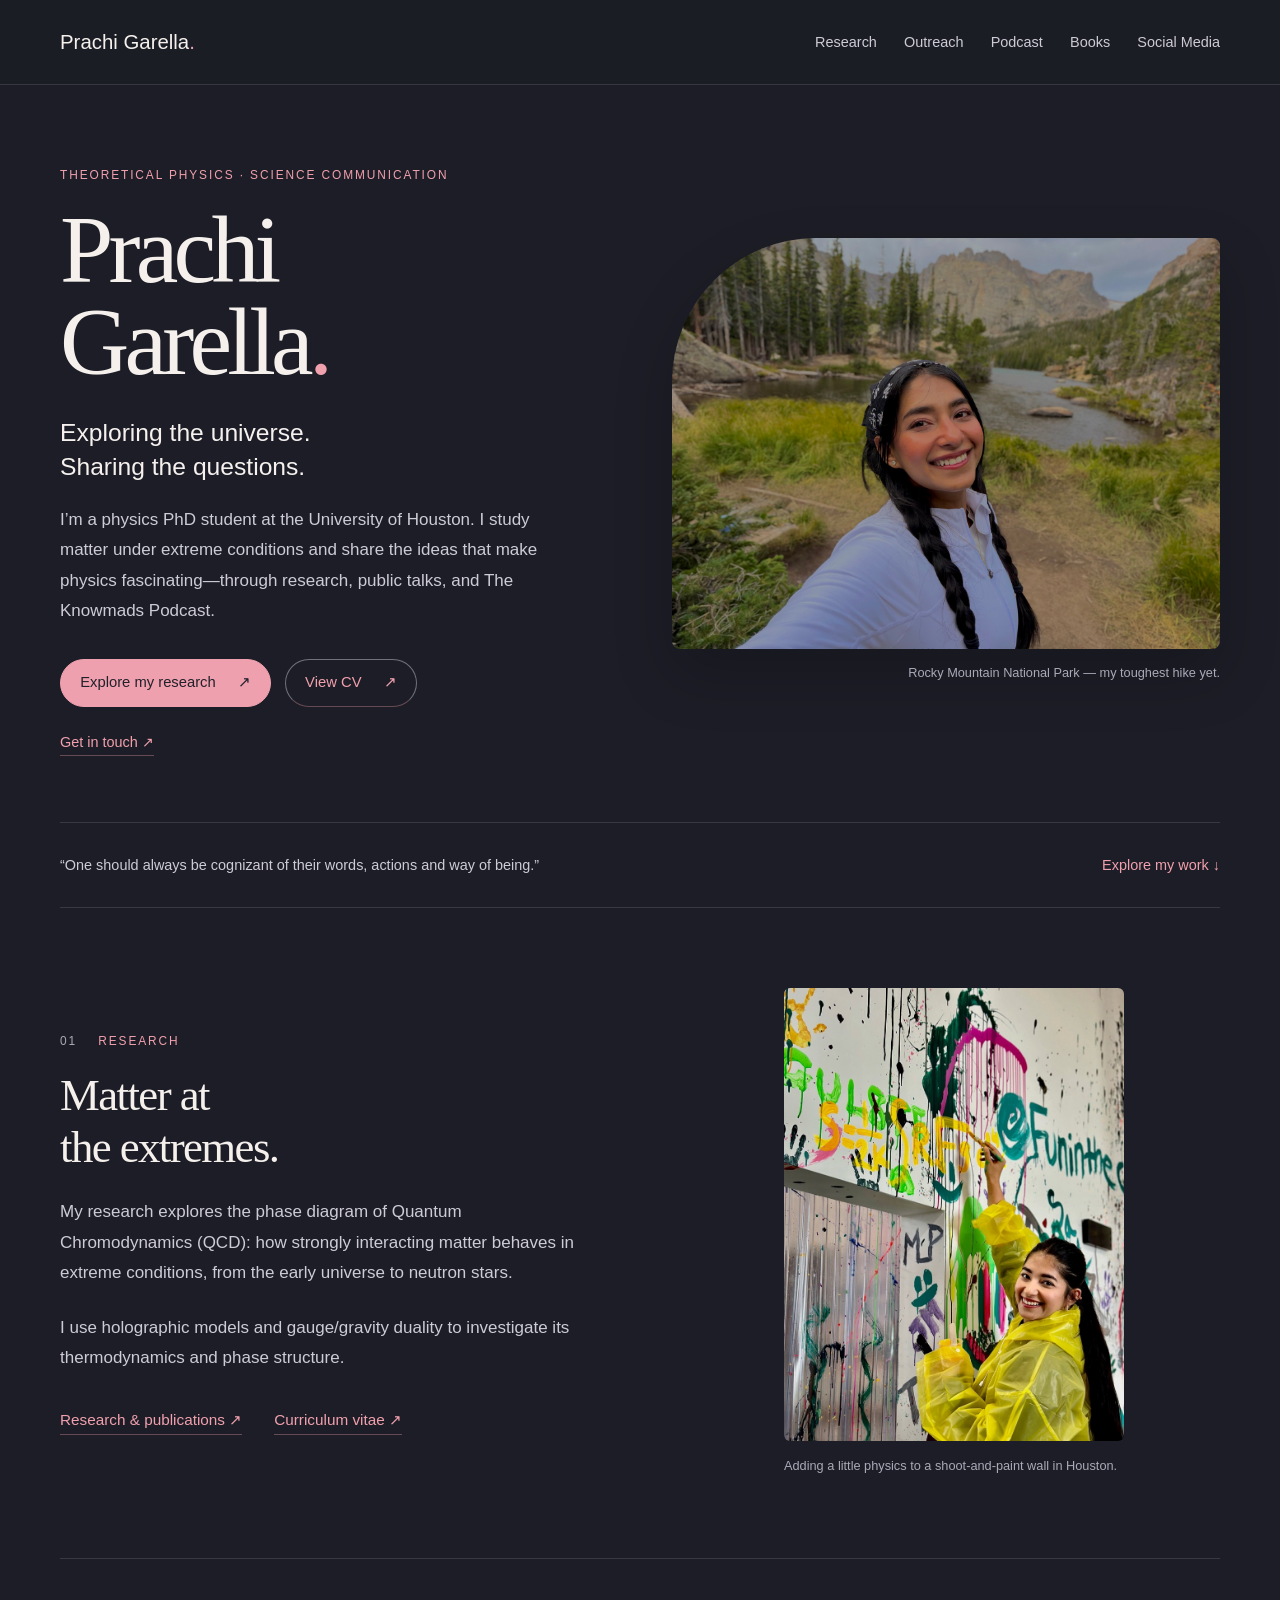
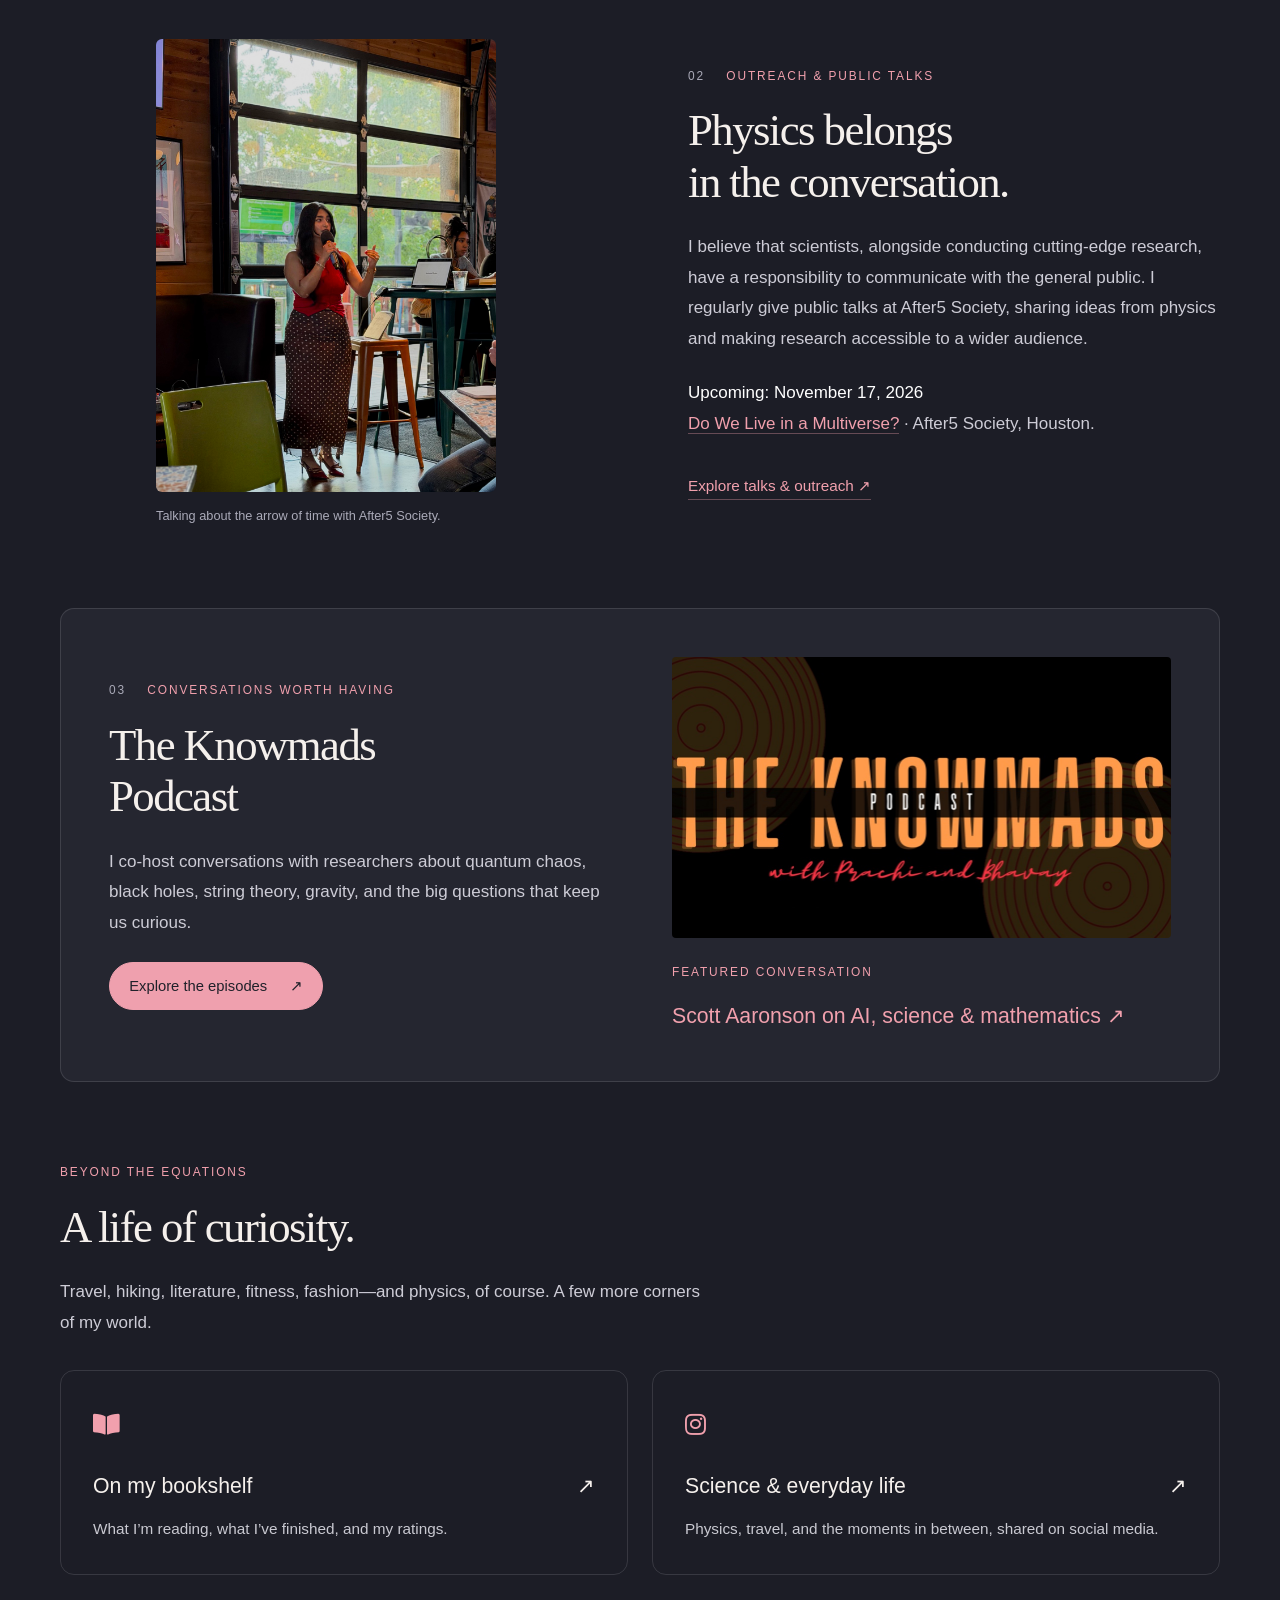
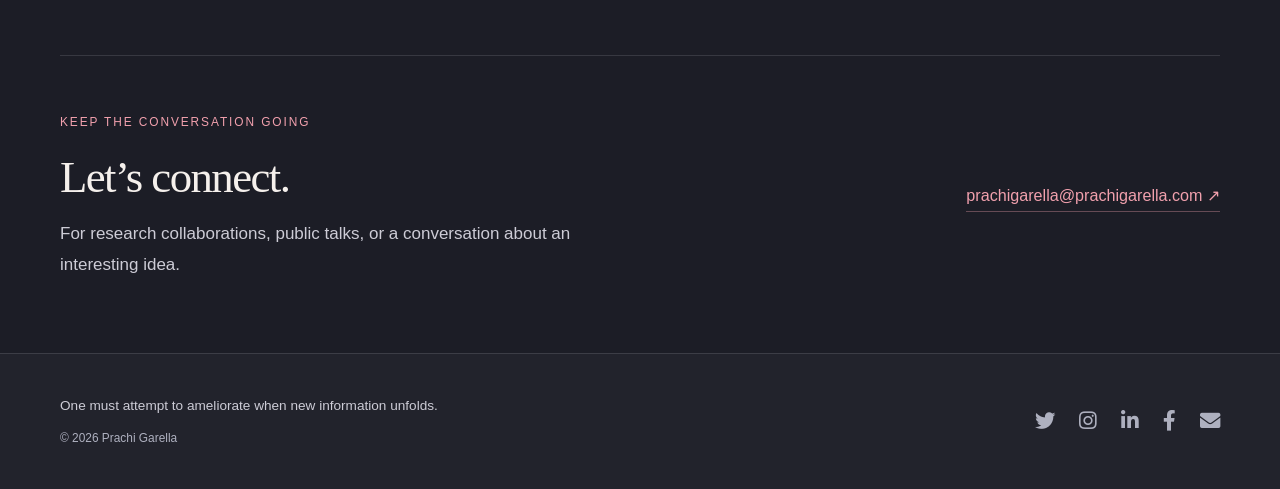
<file: index.html>
<!DOCTYPE HTML>
<!-- Based on Landed by HTML5 UP · html5up.net · CCA 3.0 license -->
<html lang="en">
<head>
  <title>Prachi Garella | Physics, Research &amp; Science Communication</title>
  <meta charset="utf-8" />
  <meta name="viewport" content="width=device-width, initial-scale=1" />
  <link rel="stylesheet" href="assets/css/main.css" />
  <link rel="stylesheet" href="assets/css/site.css?v=20260930-accessibility" />
  <script src="assets/js/site.js?v=20260929" defer></script>
  <link rel="stylesheet" href="assets/css/home.css?v=20260929-shared-header" />
  <link rel="stylesheet" href="assets/css/theme.css?v=20260929-cohesive" />
  <meta name="description" content="Prachi Garella is a theoretical physics PhD student at the University of Houston, science communicator, and co-host of The Knowmads Podcast. Explore her research, public talks, and reading." />
  <link rel="canonical" href="https://prachigarella.com/" />
  <meta property="og:type" content="website" />
  <meta property="og:site_name" content="Prachi Garella" />
  <meta property="og:title" content="Prachi Garella | Physics, Research &amp; Science Communication" />
  <meta property="og:description" content="Prachi Garella is a theoretical physics PhD student at the University of Houston, science communicator, and co-host of The Knowmads Podcast. Explore her research, public talks, and reading." />
  <meta property="og:url" content="https://prachigarella.com/" />
  <meta property="og:image" content="https://prachigarella.com/images/prachi-home.jpg" />
  <meta property="og:image:alt" content="Prachi Garella at Rocky Mountain National Park" />
  <meta name="twitter:card" content="summary_large_image" />
  <meta name="twitter:creator" content="@garellaprachi" />
</head>
<body class="site-theme home-page">
  <a class="site-skip" href="#main">Skip to content</a>
  <header class="site-header">
    <div class="site-header-shell site-header-inner">
      <a class="site-brand" href="index.html" aria-label="Prachi Garella home">Prachi Garella<span aria-hidden="true">.</span></a>
      <nav class="site-desktop-nav" aria-label="Main navigation">
        <a href="Research.html">Research</a>
        <a href="Outreach.html">Outreach</a>
        <a href="Podcast.html">Podcast</a>
        <a href="Book%20Blog.html">Books</a>
        <a href="Social-Media.html">Social Media</a>
      </nav>
      <details class="site-mobile-menu">
        <summary>Menu</summary>
        <nav aria-label="Mobile navigation">
          <a href="Research.html">Research</a>
          <a href="Outreach.html">Outreach &amp; Public Talks</a>
          <a href="Podcast.html">The Knowmads Podcast</a>
          <a href="Book%20Blog.html">Book Blog</a>
          <a href="Social-Media.html">Social Media</a>
        </nav>
      </details>
    </div>
  </header>

  <main id="main" tabindex="-1" class="home-shell">
    <section class="home-hero" aria-labelledby="home-name">
      <div class="home-hero-copy">
        <p class="home-eyebrow">Theoretical physics · Science communication</p>
        <h1 id="home-name">Prachi<br />Garella<span>.</span></h1>
        <p class="home-lead">Exploring the universe.<br />Sharing the questions.</p>
        <p>I’m a physics PhD student at the University of Houston. I study matter under extreme conditions and share the ideas that make physics fascinating—through research, public talks, and The Knowmads Podcast.</p>
        <div class="home-actions">
          <a class="home-button home-button-primary" href="Research.html">Explore my research <span aria-hidden="true">↗</span></a>
          <a class="home-button" href="assets/resume.pdf?v=20261014">View CV <span aria-hidden="true">↗</span></a>
        </div>
        <a class="home-contact-link" href="mailto:prachigarella@prachigarella.com">Get in touch <span aria-hidden="true">↗</span></a>
      </div>
      <figure class="home-portrait">
        <img src="images/prachi-home.jpg" width="1600" height="1200" alt="Prachi Garella by a mountain lake" fetchpriority="high" />
        <figcaption>Rocky Mountain National Park — my toughest hike yet.</figcaption>
      </figure>
    </section>

    <div class="home-thought">
      <p>“One should always be cognizant of their words, actions and way of being.”</p>
      <a href="#one">Explore my work <span aria-hidden="true">↓</span></a>
    </div>

    <section id="one" class="home-feature home-research" aria-labelledby="home-research-heading">
      <div class="home-feature-copy">
        <p class="home-eyebrow"><span class="home-index">01</span> Research</p>
        <h2 id="home-research-heading">Matter at<br />the extremes.</h2>
        <p>My research explores the phase diagram of Quantum Chromodynamics (QCD): how strongly interacting matter behaves in extreme conditions, from the early universe to neutron stars.</p>
        <p>I use holographic models and gauge/gravity duality to investigate its thermodynamics and phase structure.</p>
        <div class="home-inline-links">
          <a href="Research.html">Research &amp; publications <span aria-hidden="true">↗</span></a>
          <a href="assets/resume.pdf?v=20261014">Curriculum vitae <span aria-hidden="true">↗</span></a>
        </div>
      </div>
      <figure class="home-feature-photo home-research-photo">
        <img src="images/home-research.jpg" width="825" height="1100" alt="Prachi painting the gravitational action on a colorful wall" loading="lazy" />
        <figcaption>Adding a little physics to a shoot-and-paint wall in Houston.</figcaption>
      </figure>
    </section>

    <section id="two" class="home-feature home-outreach" aria-labelledby="home-outreach-heading">
      <figure class="home-feature-photo home-talk-photo">
        <img src="images/after5-mystery-of-time.jpg" width="1200" height="1600" alt="Prachi speaking about the arrow of time at After5 Society in Houston" loading="lazy" />
        <figcaption>Talking about the arrow of time with After5 Society.</figcaption>
      </figure>
      <div class="home-feature-copy">
        <p class="home-eyebrow"><span class="home-index">02</span> Outreach &amp; public talks</p>
        <h2 id="home-outreach-heading">Physics belongs<br />in the conversation.</h2>
        <p>I believe that scientists, alongside conducting cutting-edge research, have a responsibility to communicate with the general public. I regularly give public talks at After5 Society, sharing ideas from physics and making research accessible to a wider audience.</p>
        <p><strong>Upcoming: November 17, 2026</strong><br /><a href="Outreach.html#upcoming-talk">Do We Live in a Multiverse?</a> · After5 Society, Houston.</p>
        <a class="home-text-link" href="Outreach.html">Explore talks &amp; outreach <span aria-hidden="true">↗</span></a>
      </div>
    </section>

    <section id="three" class="home-podcast" aria-labelledby="home-podcast-heading">
      <div class="home-podcast-copy">
        <p class="home-eyebrow"><span class="home-index">03</span> Conversations worth having</p>
        <h2 id="home-podcast-heading">The Knowmads<br />Podcast</h2>
        <p>I co-host conversations with researchers about quantum chaos, black holes, string theory, gravity, and the big questions that keep us curious.</p>
        <a class="home-button home-button-primary" href="Podcast.html">Explore the episodes <span aria-hidden="true">↗</span></a>
      </div>
      <div class="home-podcast-feature">
        <a class="home-podcast-art" href="Podcast.html" aria-label="Explore The Knowmads Podcast">
          <img src="images/home-knowmads.jpg" width="1000" height="562" alt="The Knowmads Podcast with Prachi and Bhavay" loading="lazy" />
        </a>
        <p class="home-eyebrow">Featured conversation</p>
        <h3><a href="Podcast.html#episode-s3-1">Scott Aaronson on AI, science &amp; mathematics <span aria-hidden="true">↗</span></a></h3>
      </div>
    </section>

    <section class="home-beyond" aria-labelledby="home-beyond-heading">
      <div class="home-beyond-heading">
        <p class="home-eyebrow">Beyond the equations</p>
        <h2 id="home-beyond-heading">A life of curiosity.</h2>
        <p>Travel, hiking, literature, fitness, fashion—and physics, of course. A few more corners of my world.</p>
      </div>
      <div class="home-beyond-grid">
        <a class="home-note" href="Book%20Blog.html">
          <span class="home-note-icon icon solid fa-book-open" aria-hidden="true"></span>
          <h3>On my bookshelf <span aria-hidden="true">↗</span></h3>
          <p>What I’m reading, what I’ve finished, and my ratings.</p>
        </a>
        <a class="home-note" href="Social-Media.html">
          <span class="home-note-icon icon brands fa-instagram" aria-hidden="true"></span>
          <h3>Science &amp; everyday life <span aria-hidden="true">↗</span></h3>
          <p>Physics, travel, and the moments in between, shared on social media.</p>
        </a>
      </div>
    </section>

    <section id="contact" class="home-contact" aria-labelledby="home-contact-heading">
      <div>
        <p class="home-eyebrow">Keep the conversation going</p>
        <h2 id="home-contact-heading">Let’s connect.</h2>
        <p>For research collaborations, public talks, or a conversation about an interesting idea.</p>
      </div>
      <a href="mailto:prachigarella@prachigarella.com">prachigarella@prachigarella.com <span aria-hidden="true">↗</span></a>
    </section>
  </main>

  <footer class="site-footer">
    <div class="site-footer-shell site-footer-inner">
      <div>
        <p>One must attempt to ameliorate when new information unfolds.</p>
        <small>&copy; <span data-copyright-year>2026</span> Prachi Garella</small>
      </div>
      <nav aria-label="Social profiles">
        <a href="https://x.com/garellaprachi" aria-label="X / Twitter"><span class="icon brands fa-twitter" aria-hidden="true"></span></a>
        <a href="https://www.instagram.com/prachigarella/" aria-label="Instagram"><span class="icon brands fa-instagram" aria-hidden="true"></span></a>
        <a href="https://www.linkedin.com/in/prachigarella/" aria-label="LinkedIn"><span class="icon brands fa-linkedin-in" aria-hidden="true"></span></a>
        <a href="https://www.facebook.com/prachigarella" aria-label="Facebook"><span class="icon brands fa-facebook-f" aria-hidden="true"></span></a>
        <a href="mailto:prachigarella@prachigarella.com" aria-label="Email"><span class="icon solid fa-envelope" aria-hidden="true"></span></a>
      </nav>
    </div>
  </footer>
</body>
</html>
</file>
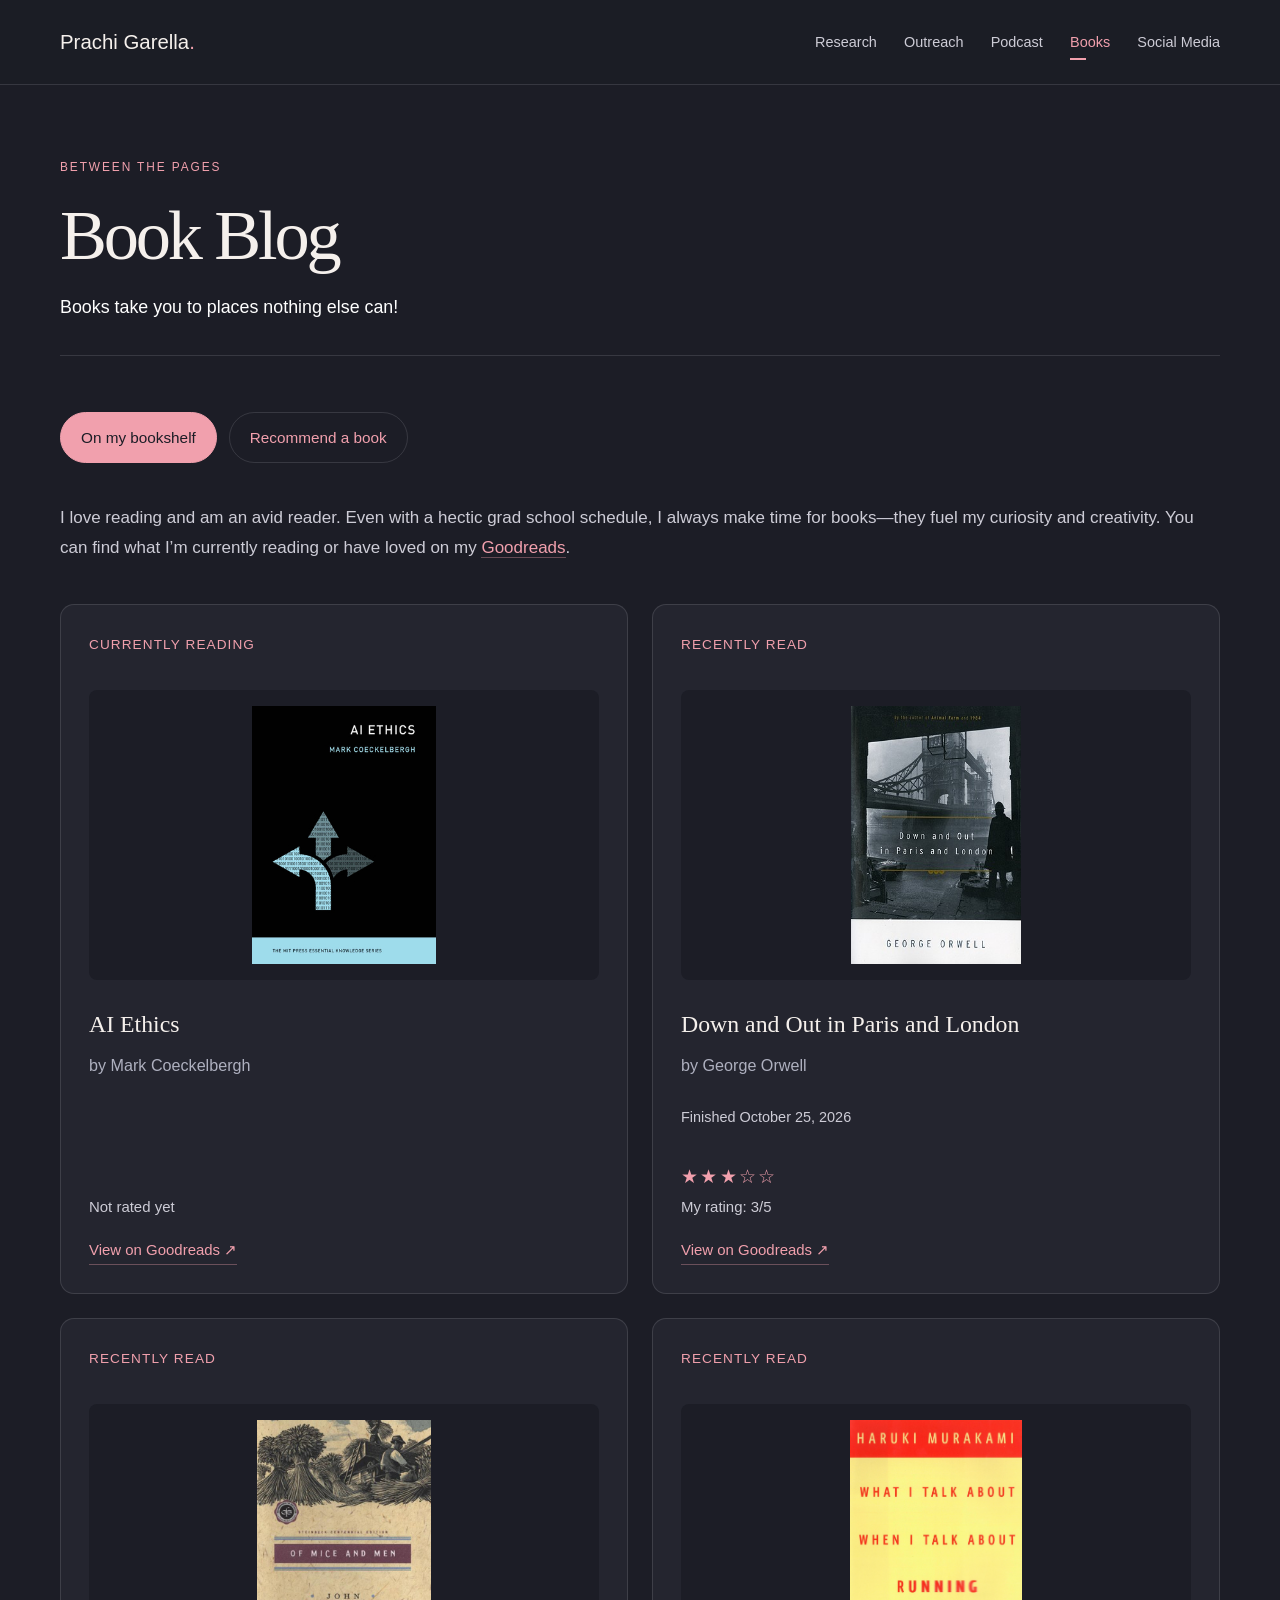
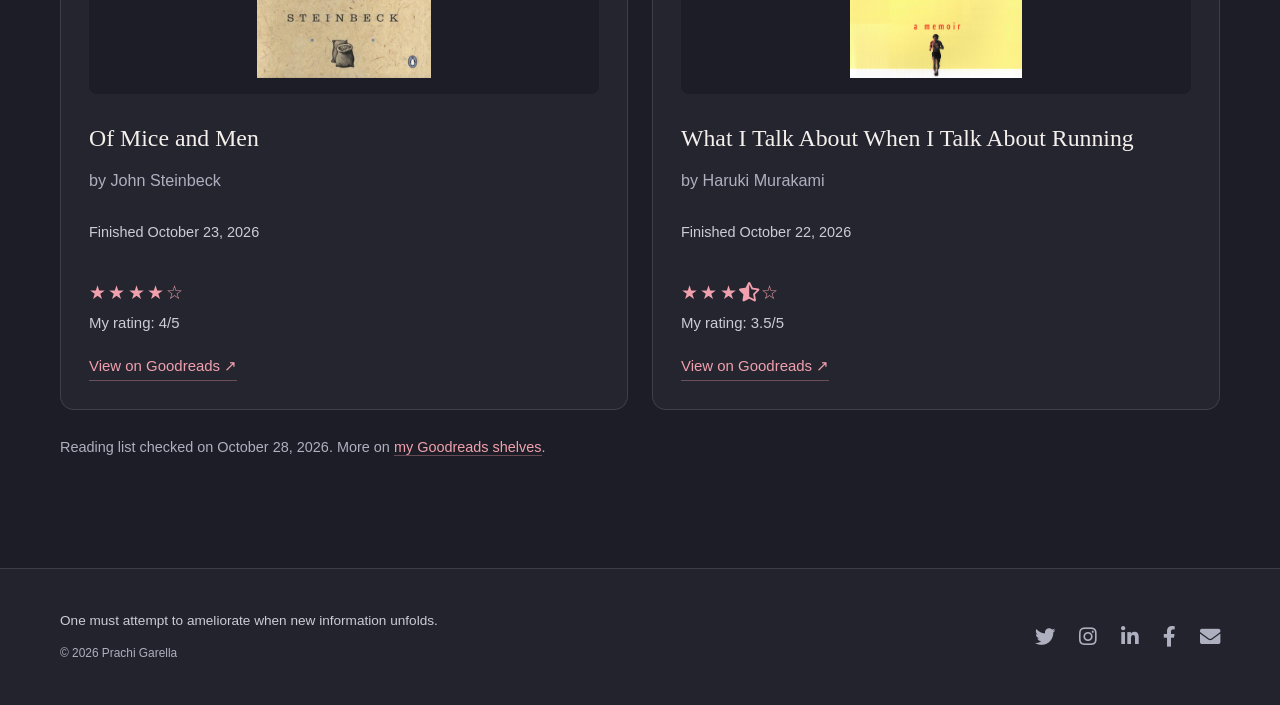
<file: Book Blog.html>
<!DOCTYPE HTML>
<html lang="en">
  <head>
    <title>Book Blog | Prachi Garella</title>
    <meta charset="utf-8" />
    <meta name="viewport" content="width=device-width, initial-scale=1" />
    <link rel="stylesheet" href="assets/css/main.css" />
  <link rel="stylesheet" href="assets/css/site.css?v=20260930-accessibility" />
  <script src="assets/js/site.js?v=20260929" defer></script>
    <link rel="stylesheet" href="assets/css/books.css?v=20261001-four-books" />
    <noscript><link rel="stylesheet" href="assets/css/noscript.css" /></noscript>
    <link rel="stylesheet" href="assets/css/theme.css?v=20260929-cohesive" />
  <meta name="description" content="What Prachi Garella is currently reading, her recently completed books, and personal book ratings." />
  <link rel="canonical" href="https://prachigarella.com/Book%20Blog.html" />
  <meta property="og:type" content="website" />
  <meta property="og:site_name" content="Prachi Garella" />
  <meta property="og:title" content="Book Blog | Prachi Garella" />
  <meta property="og:description" content="What Prachi Garella is currently reading, her recently completed books, and personal book ratings." />
  <meta property="og:url" content="https://prachigarella.com/Book%20Blog.html" />
  <meta property="og:image" content="https://prachigarella.com/images/prachi-home.jpg" />
  <meta property="og:image:alt" content="Prachi Garella at Rocky Mountain National Park" />
  <meta name="twitter:card" content="summary_large_image" />
  <meta name="twitter:creator" content="@garellaprachi" />
</head>
  <body class="site-theme is-preload book-page">
  <a class="site-skip" href="#main">Skip to content</a>
    <div id="page-wrapper">

      <!-- Header -->
      <header class="site-header">
    <div class="site-header-shell site-header-inner">
      <a class="site-brand" href="index.html" aria-label="Prachi Garella home">Prachi Garella<span aria-hidden="true">.</span></a>
      <nav class="site-desktop-nav" aria-label="Main navigation">
        <a href="Research.html">Research</a>
        <a href="Outreach.html">Outreach</a>
        <a href="Podcast.html">Podcast</a>
        <a href="Book%20Blog.html" aria-current="page">Books</a>
        <a href="Social-Media.html">Social Media</a>
      </nav>
      <details class="site-mobile-menu">
        <summary>Menu</summary>
        <nav aria-label="Mobile navigation">
          <a href="Research.html">Research</a>
          <a href="Outreach.html">Outreach &amp; Public Talks</a>
          <a href="Podcast.html">The Knowmads Podcast</a>
          <a href="Book%20Blog.html" aria-current="page">Book Blog</a>
          <a href="Social-Media.html">Social Media</a>
        </nav>
      </details>
    </div>
  </header>

      <!-- Main -->
      <div role="main" id="main" tabindex="-1" class="wrapper style1">
        <div class="container">
          <header class="major">
                        <p class="page-eyebrow">Between the pages</p>
            <h1>Book Blog</h1>
            <p>Books take you to places nothing else can!</p>
          </header>

          <nav class="book-tabs" aria-label="Book Blog sections">
            <a id="reading-tab" href="#content">On my bookshelf</a>
            <a id="recommend-tab" href="#recommend-book">Recommend a book</a>
          </nav>

          <!-- Content -->
          <section id="content">
            <p>
              I love reading and am an avid reader. Even with a hectic grad school schedule, I always make time for books—they fuel my curiosity and creativity. You can find what I’m currently reading or have loved on my <a href="https://www.goodreads.com/user/show/69055493-prachi-garella" target="_blank" rel="noopener noreferrer">Goodreads</a>.
            </p>

            <div class="book-grid">
              <article class="book-card" aria-labelledby="book-52563234-title">
                <p class="book-status">Currently reading</p>
                <a class="book-cover" href="https://www.goodreads.com/book/show/52563234" target="_blank" rel="noopener noreferrer" aria-label="View AI Ethics on Goodreads">
                  <img src="images/book-52563234.jpg" width="286" height="400" alt="Cover of AI Ethics by Mark Coeckelbergh" loading="lazy" />
                </a>
                <h3 id="book-52563234-title">AI Ethics</h3>
                <p class="book-author">by Mark Coeckelbergh</p>
                <p class="book-rating">Not rated yet</p>
                <a class="book-link" href="https://www.goodreads.com/review/show/8985090176" target="_blank" rel="noopener noreferrer">View on Goodreads <span aria-hidden="true">↗</span></a>
              </article>
              <article class="book-card" aria-labelledby="book-393199-title">
                <p class="book-status">Recently read</p>
                <a class="book-cover" href="https://www.goodreads.com/book/show/393199" target="_blank" rel="noopener noreferrer" aria-label="View Down and Out in Paris and London on Goodreads">
                  <img src="images/book-393199.jpg" width="265" height="400" alt="Cover of Down and Out in Paris and London by George Orwell" loading="lazy" />
                </a>
                <h3 id="book-393199-title">Down and Out in Paris and London</h3>
                <p class="book-author">by George Orwell</p>
                <p class="book-finished">Finished <time datetime="2026-10-25">October 25, 2026</time></p>
                <p class="book-rating"><span class="book-stars" aria-hidden="true">★★★☆☆</span> <span>My rating: 3/5</span></p>
                <a class="book-link" href="https://www.goodreads.com/review/show/7809176614" target="_blank" rel="noopener noreferrer">View on Goodreads <span aria-hidden="true">↗</span></a>
              </article>
              <article class="book-card" aria-labelledby="book-890-title">
                <p class="book-status">Recently read</p>
                <a class="book-cover" href="https://www.goodreads.com/book/show/890" target="_blank" rel="noopener noreferrer" aria-label="View Of Mice and Men on Goodreads">
                  <img src="images/book-890.jpg" width="474" height="700" alt="Cover of Of Mice and Men by John Steinbeck" loading="lazy" />
                </a>
                <h3 id="book-890-title">Of Mice and Men</h3>
                <p class="book-author">by John Steinbeck</p>
                <p class="book-finished">Finished <time datetime="2026-10-23">October 23, 2026</time></p>
                <p class="book-rating"><span class="book-stars" aria-hidden="true">★★★★☆</span> <span>My rating: 4/5</span></p>
                <a class="book-link" href="https://www.goodreads.com/book/show/890" target="_blank" rel="noopener noreferrer">View on Goodreads <span aria-hidden="true">↗</span></a>
              </article>
              <article class="book-card" aria-labelledby="book-2195464-title">
                <p class="book-status">Recently read</p>
                <a class="book-cover" href="https://www.goodreads.com/book/show/2195464" target="_blank" rel="noopener noreferrer" aria-label="View What I Talk About When I Talk About Running on Goodreads">
                  <img src="images/book-2195464.jpg" width="1526" height="2297" alt="Cover of What I Talk About When I Talk About Running by Haruki Murakami" loading="lazy" />
                </a>
                <h3 id="book-2195464-title">What I Talk About When I Talk About Running</h3>
                <p class="book-author">by Haruki Murakami</p>
                <p class="book-finished">Finished <time datetime="2026-10-22">October 22, 2026</time></p>
                <p class="book-rating"><span class="book-stars" aria-hidden="true">★★★<span class="icon solid fa-star-half-alt"></span>☆</span> <span>My rating: 3.5/5</span></p>
                <a class="book-link" href="https://www.goodreads.com/book/show/2195464" target="_blank" rel="noopener noreferrer">View on Goodreads <span aria-hidden="true">↗</span></a>
              </article>
            </div>
            <p class="books-updated">Reading list checked on <time datetime="2026-10-28">October 28, 2026</time>. More on <a href="https://www.goodreads.com/user/show/69055493-prachi-garella" target="_blank" rel="noopener noreferrer">my Goodreads shelves</a>.</p>
          </section>
          <section id="recommend-book" class="book-recommendation" aria-labelledby="recommend-heading">
            <h2 id="recommend-heading">What should I read next?</h2>
            <p>Found a book you think I’d love? I’d love to hear about it.</p>
            <form id="book-recommendation-form" data-endpoint="https://formspree.io/f/xwlpzaod" hidden>
              <input type="hidden" name="subject" value="Book Recommendation" />
              <input type="text" name="_gotcha" tabindex="-1" autocomplete="off" hidden aria-hidden="true" />
              <div class="recommendation-fields">
                <div>
                  <label for="recommend-title">Book title <span>(required)</span></label>
                  <input type="text" id="recommend-title" name="book" required maxlength="160" />
                </div>
                <div>
                  <label for="recommend-author">Author <span>(optional)</span></label>
                  <input type="text" id="recommend-author" name="author" maxlength="120" />
                </div>
              </div>
              <label for="recommend-message">Why do you recommend it? <span>(optional)</span></label>
              <textarea id="recommend-message" name="message" rows="4" maxlength="1000"></textarea>
              <label for="recommend-name">Your name <span>(optional)</span></label>
              <input type="text" id="recommend-name" name="name" autocomplete="name" maxlength="80" aria-describedby="recommend-name-help" />
              <p id="recommend-name-help" class="recommendation-help">Leave your name blank to send without a name. No email address is needed.</p>
                            <button type="submit" class="button primary">Send recommendation <span class="icon solid fa-envelope" aria-hidden="true"></span></button>
              <p class="recommendation-help">Your recommendation goes straight to my inbox.</p>
              <p id="recommend-status" role="status"></p>
            </form>
            <noscript><p>Please enable JavaScript to send a recommendation directly from this page.</p></noscript>
          </section>
        </div>
      </div>

      <!-- Footer -->
      <footer class="site-footer">
    <div class="site-footer-shell site-footer-inner">
      <div>
        <p>One must attempt to ameliorate when new information unfolds.</p>
        <small>&copy; <span data-copyright-year>2026</span> Prachi Garella</small>
      </div>
      <nav aria-label="Social profiles">
        <a href="https://x.com/garellaprachi" aria-label="X / Twitter"><span class="icon brands fa-twitter" aria-hidden="true"></span></a>
        <a href="https://www.instagram.com/prachigarella/" aria-label="Instagram"><span class="icon brands fa-instagram" aria-hidden="true"></span></a>
        <a href="https://www.linkedin.com/in/prachigarella/" aria-label="LinkedIn"><span class="icon brands fa-linkedin-in" aria-hidden="true"></span></a>
        <a href="https://www.facebook.com/prachigarella" aria-label="Facebook"><span class="icon brands fa-facebook-f" aria-hidden="true"></span></a>
        <a href="mailto:prachigarella@prachigarella.com" aria-label="Email"><span class="icon solid fa-envelope" aria-hidden="true"></span></a>
      </nav>
    </div>
  </footer>

    </div>

    <!-- Scripts -->
    <script src="assets/js/books.js?v=20260930-direct-send" defer></script>
    <script src="assets/js/jquery.min.js"></script>
    <script src="assets/js/jquery.scrolly.min.js"></script>
    <script src="assets/js/jquery.dropotron.min.js"></script>
    <script src="assets/js/jquery.scrollex.min.js"></script>
    <script src="assets/js/browser.min.js"></script>
    <script src="assets/js/breakpoints.min.js"></script>
    <script src="assets/js/util.js"></script>
    <script src="assets/js/main.js?v=20260929-shared-header"></script>
  </body>
</html>
</file>
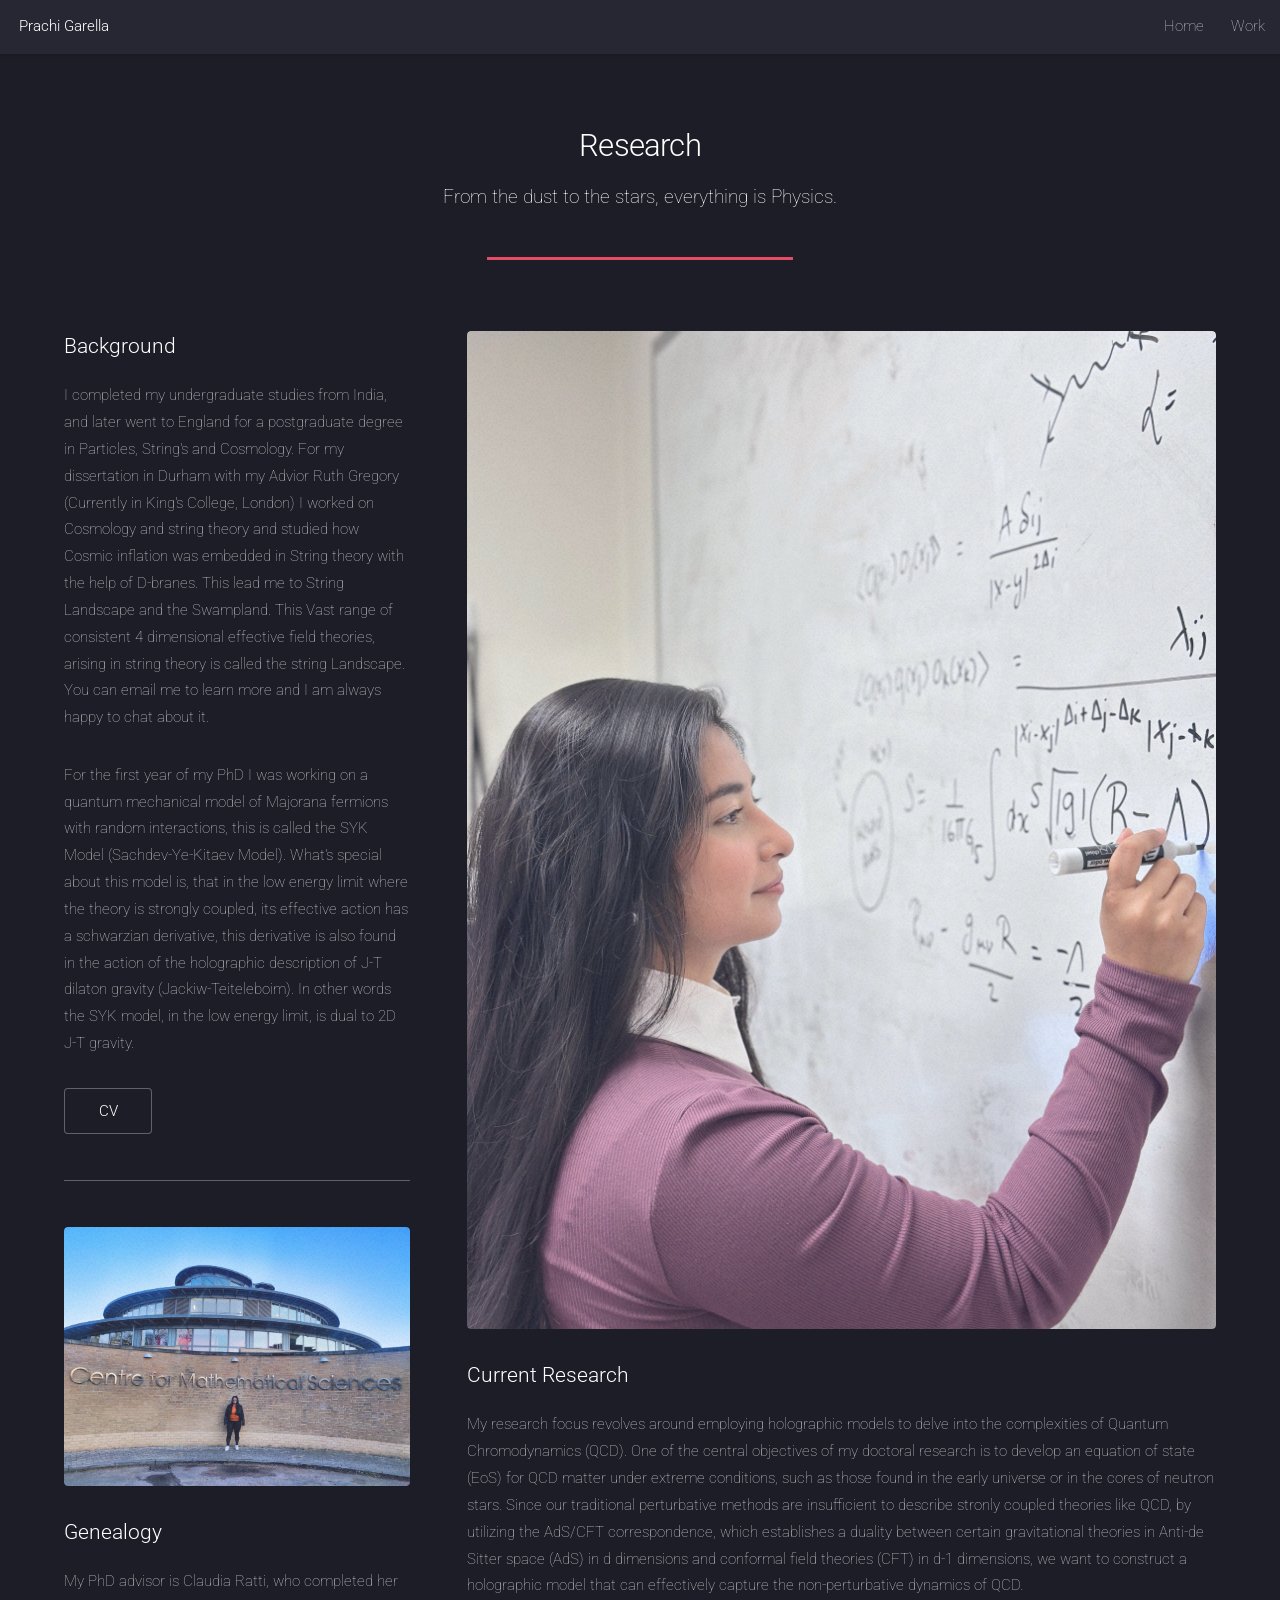
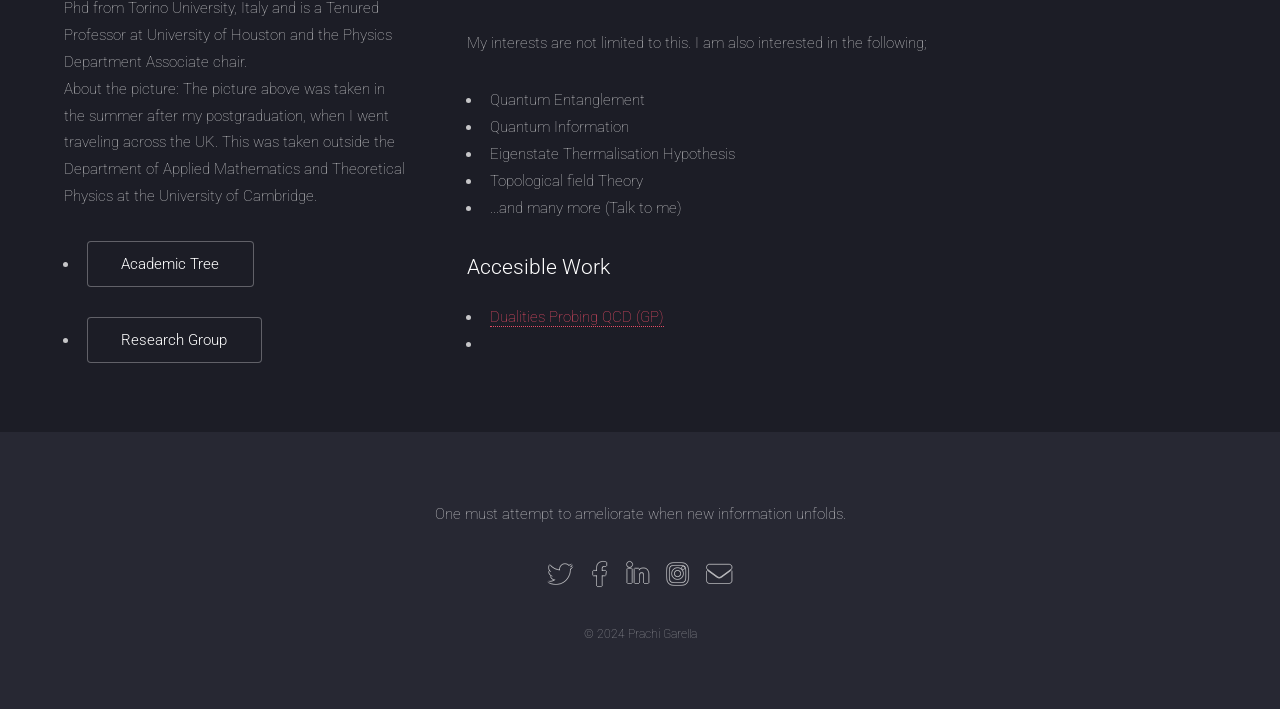
<file: left-sidebar.html>
<!DOCTYPE HTML>
<!--
	Landed by HTML5 UP
	html5up.net | @ajlkn
	Free for personal and commercial use under the CCA 3.0 license (html5up.net/license)
-->
<html>
	<head>
		<title>Research</title>
		<meta charset="utf-8" />
		<meta name="viewport" content="width=device-width, initial-scale=1, user-scalable=no" />
		<link rel="stylesheet" href="assets/css/main.css" />
		<noscript><link rel="stylesheet" href="assets/css/noscript.css" /></noscript>
	</head>
	<body class="is-preload">
		<div id="page-wrapper">

			<!-- Header -->
				<header id="header">
					<h1 id="logo"><a href="index.html">Prachi Garella</a></h1>
					<nav id="nav">
						<ul>
							<li><a href="index.html">Home</a></li>
							<li>
								<a href="#">Work</a>
								<ul>
									<li><a href="left-sidebar.html">Research</a></li>
									<li><a href="Podcast.html">Podcast</a></li>
									<li><a href="right-sidebar.html">Social Media</a></li>
									<li><a href="no-sidebar.html">Outreach</a></li>
									<li><a href="Book Blog.html">Book Blog</a></li>
									
								</ul>
							</li>
							<!-- <li><a href="elements.html">Elements</a></li> -->
							
						</ul>
					</nav>
				</header>

			<!-- Main -->
				<div id="main" class="wrapper style1">
					<div class="container">
						<header class="major">
							<h2>Research</h2>
							<p>From the dust to the stars, everything is Physics.</p>
						</header>
						<div class="row gtr-150">
							<div class="col-4 col-12-medium">

								<!-- Sidebar -->
									<section id="content">
										<section>
											<h3>Background</h3>
											<p>I completed my undergraduate studies from India, and later went to England for a postgraduate degree in Particles, String's and Cosmology.
										For my dissertation in Durham with my Advior Ruth Gregory (Currently in King's College, London) I worked on Cosmology and string theory and studied how Cosmic inflation was embedded in String theory with the help of D-branes. This lead me to String Landscape and the Swampland.
										This Vast range of consistent 4 dimensional effective field theories, arising in string theory is called the string Landscape. You can email me to learn more and I am always happy to chat about it.<p></p>
										For the first year of my PhD I was working on a quantum mechanical model of Majorana fermions with random interactions, this is called the SYK Model (Sachdev-Ye-Kitaev Model). What's special about this model is, that in the low energy limit where the theory is strongly coupled, its effective action has a schwarzian derivative, this derivative is also found in the action of the holographic description of J-T dilaton gravity (Jackiw-Teiteleboim).
											In other words the SYK model, in the low energy limit, is dual to 2D J-T gravity.
											</p>
											<footer>
												<ul class="actions">
													<li><a href="assets/Prachi_Garella_CV-3.pdf" class="button">CV</a></li>
											
										</section>
										<hr />
										<section>
											<a href="#" class="image fit"><img src="images/ambridge.JPG" alt="" /></a>
											<h3>Genealogy</h3>
											<p>My PhD advisor is Claudia Ratti, who completed her Phd from Torino University, Italy and is a Tenured Professor at University of Houston and the Physics Department Associate chair. <br> 
												
												About the picture: The picture above was taken in the summer after my postgraduation, when I went traveling across the UK. This was taken outside the Department of Applied Mathematics and Theoretical Physics at the University of Cambridge. </p>
											<footer>
												<ul class="">
													<li><a href="https://academictree.org/physics/tree.php?pid=739212&fontsize=1&pnodecount=4&cnodecount=2" class="button">Academic Tree</a></li><p></p>
												<li><a href="http://nsmn1.uh.edu/cratti/Nuclear_Theory_Group/index.html" class="button">Research Group</a></li>
												</ul>
											</footer>
										</section>
									</section>

							</div>
							<div class="col-8 col-12-medium imp-medium">

								<!-- Content -->
									<section id="content">
										<a href="#" class="image fit"><img src="images/white.jpeg" alt="" /></a>
										<h3>Current Research</h3>
										<p>My research focus revolves around employing holographic models to delve into the complexities of Quantum Chromodynamics (QCD). One of the central objectives of my doctoral research is to develop an equation of state (EoS) for QCD matter under extreme conditions, such as those found in the early universe or in the cores of neutron stars.
											Since our traditional perturbative methods are insufficient to describe stronly coupled theories like QCD, by utilizing the AdS/CFT correspondence, which establishes a duality between certain gravitational theories in Anti-de Sitter space (AdS) in d dimensions and conformal field theories (CFT) in d-1 dimensions, we want to construct a holographic model that can effectively capture the non-perturbative dynamics of QCD.<p>My interests are not limited to this. I am also interested in the following;</p>
										<ul>
											<li>Quantum Entanglement</li>
											<li>Quantum Information</li>
											<li>Eigenstate Thermalisation Hypothesis</li>
											<li>Topological field Theory</li>
											<li>...and many more (Talk to me)</li>
												</ul>
											</footer>
										
										</ul>
									</section>
								</section>
								<h3>Accesible Work</h3>
									<ul><li><a href="/assets/GP1.pdf" class="">Dualities Probing QCD (GP)</a></li>
										<li></li></ul>
									
							


							</div>
						</div>
					</div>
				</div>

			<!-- Footer -->
				<footer id="footer">
					<p>One must attempt to ameliorate when new information unfolds.
					</p>
					<ul class="icons">
						<li><a href="https://twitter.com/garellaprachi" class="icon brands alt fa-twitter"><span class="label">Twitter</span></a></li>
						<li><a href="https://www.facebook.com/prachigarella" class="icon brands alt fa-facebook-f"><span class="label">Facebook</span></a></li>
						<li><a href="https://www.linkedin.com/in/prachigarella/" class="icon brands alt fa-linkedin-in"><span class="label">LinkedIn</span></a></li>
						<li><a href="https://www.instagram.com/prachigarella/" class="icon brands alt fa-instagram"><span class="label">Instagram</span></a></li>
						<li><a href="mailto:prachigarella@prachigarella.com" class="icon solid alt fa-envelope"><span class="label">Email</span></a></li>
					</ul>
					<ul class="copyright">
						<li>&copy; 2024 Prachi Garella</li>
					</ul>
				</footer>
				</footer>

		</div>

		<!-- Scripts -->
			<script src="assets/js/jquery.min.js"></script>
			<script src="assets/js/jquery.scrolly.min.js"></script>
			<script src="assets/js/jquery.dropotron.min.js"></script>
			<script src="assets/js/jquery.scrollex.min.js"></script>
			<script src="assets/js/browser.min.js"></script>
			<script src="assets/js/breakpoints.min.js"></script>
			<script src="assets/js/util.js"></script>
			<script src="assets/js/main.js"></script>

	</body>
</html>
</file>
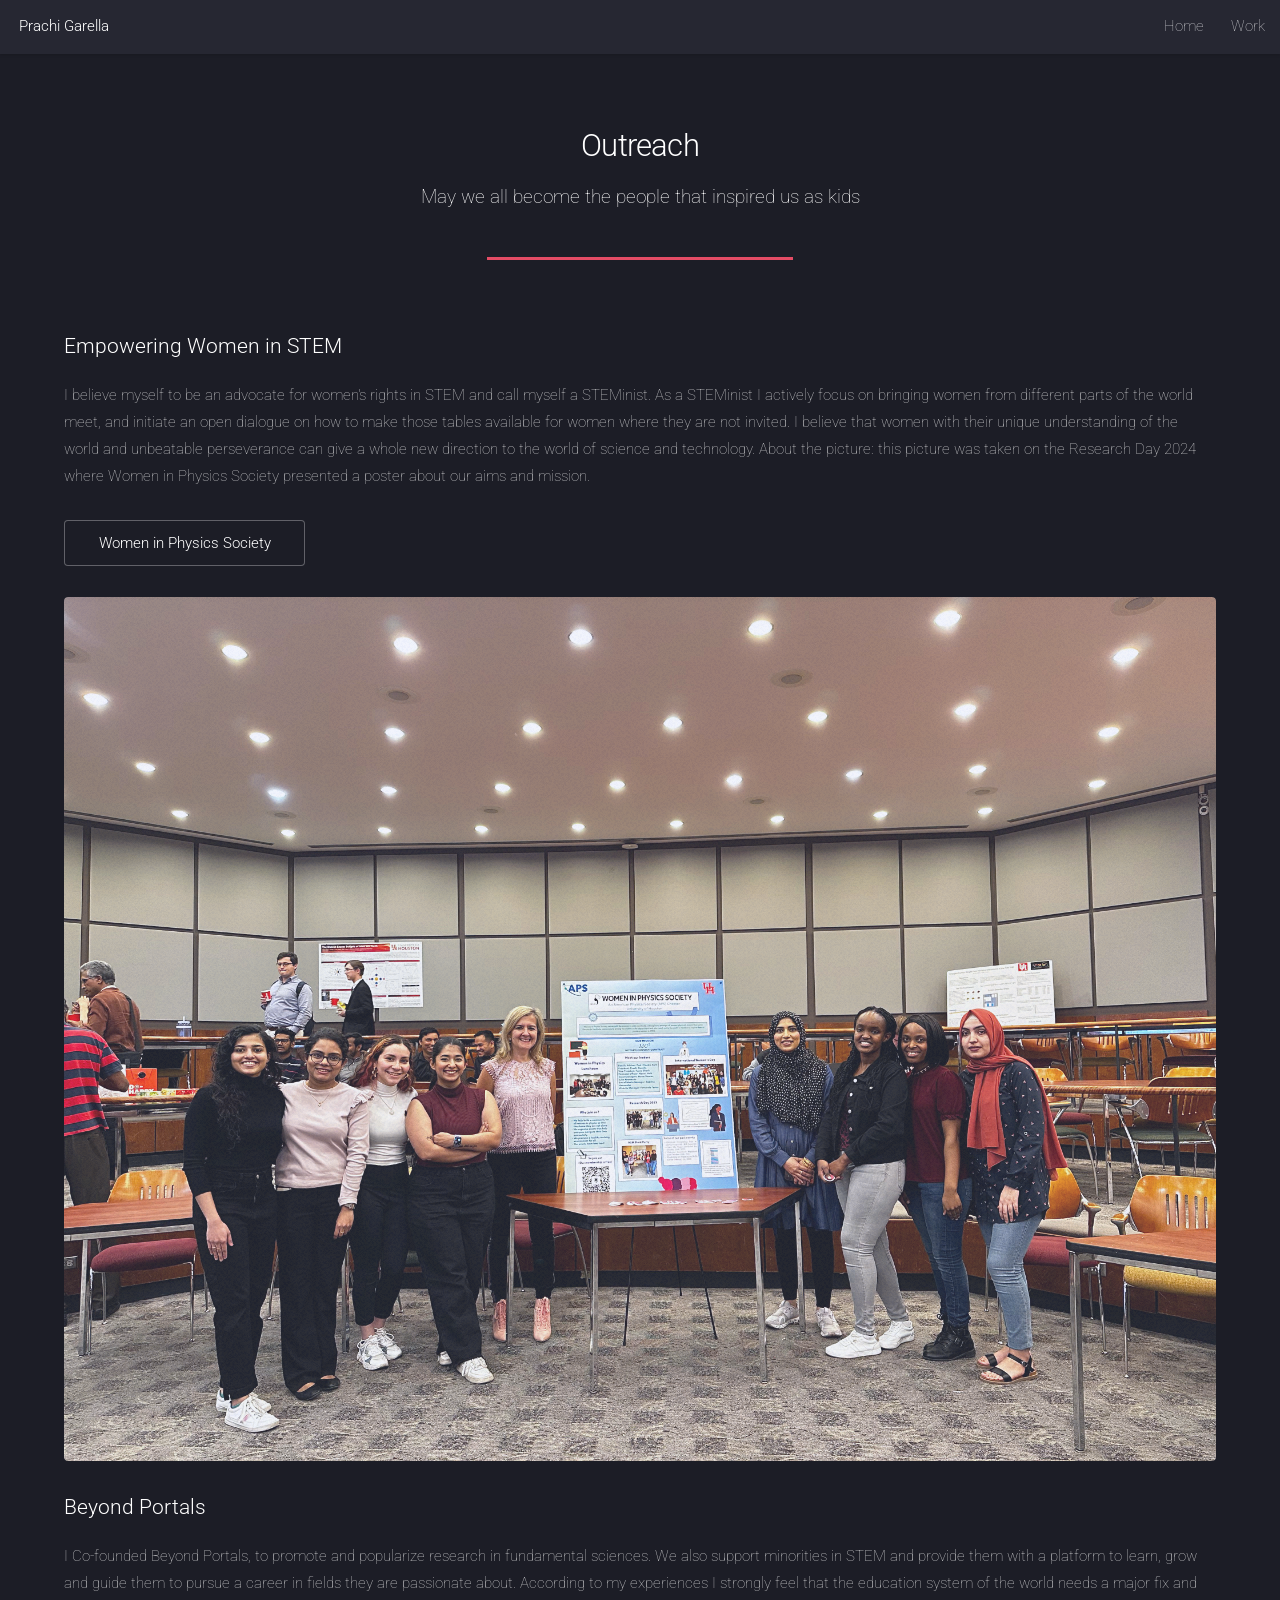
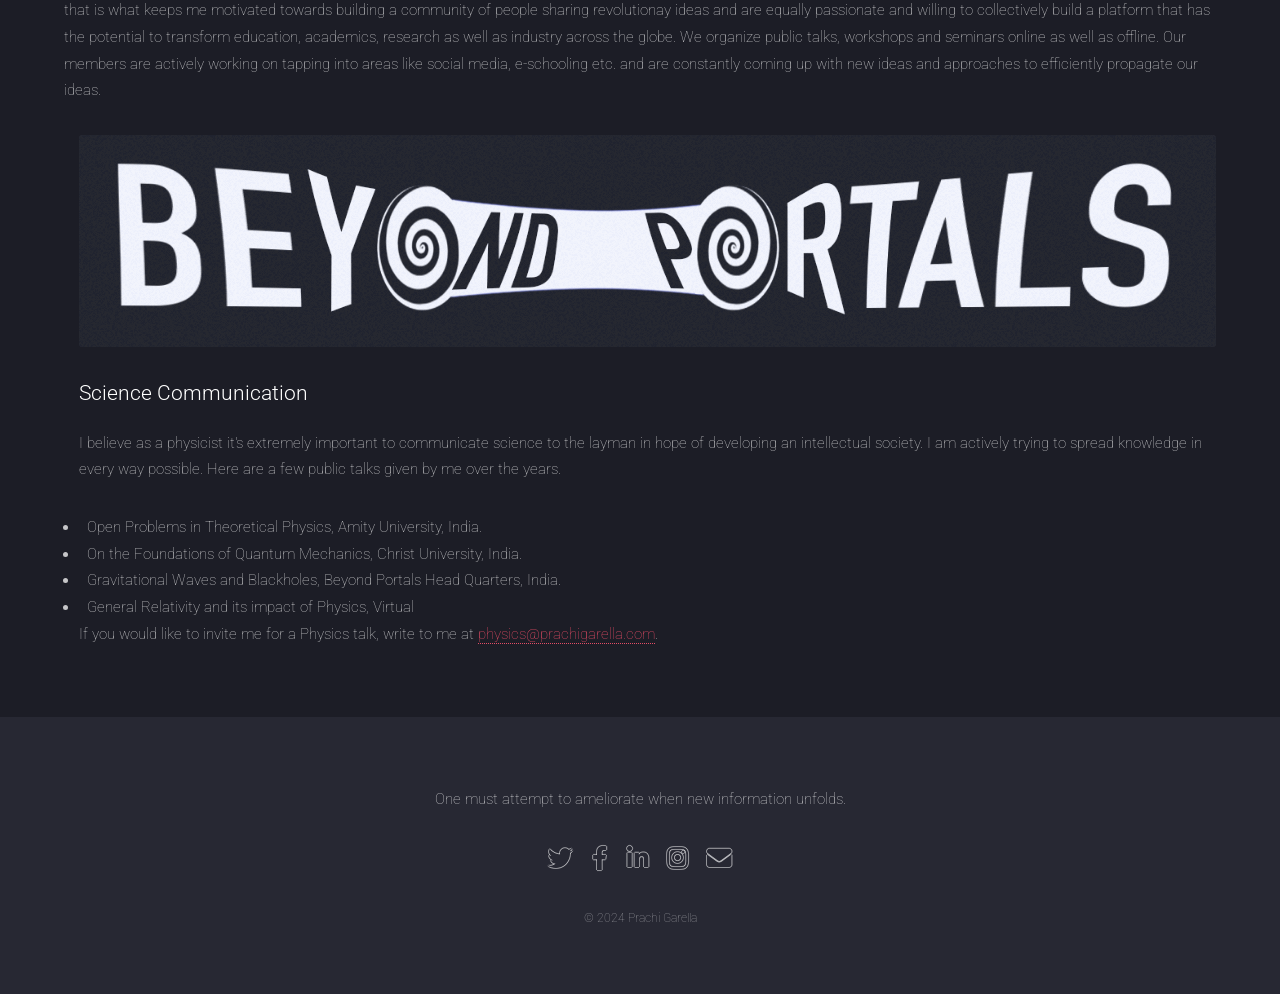
<file: no-sidebar.html>
<!DOCTYPE HTML>
<!--
	Landed by HTML5 UP
	html5up.net | @ajlkn
	Free for personal and commercial use under the CCA 3.0 license (html5up.net/license)
-->
<html>
	<head>
		<title>Prachi Garella</title>
		<meta charset="utf-8" />
		<meta name="viewport" content="width=device-width, initial-scale=1, user-scalable=no" />
		<link rel="stylesheet" href="assets/css/main.css" />
		<noscript><link rel="stylesheet" href="assets/css/noscript.css" /></noscript>
	</head>
	<body class="is-preload">
		<div id="page-wrapper">

			<!-- Header -->
				<header id="header">
					<h1 id="logo"><a href="index.html">Prachi Garella</a></h1>
					<nav id="nav">
						<ul>
							<li><a href="index.html">Home</a></li>
							<li>
								<a href="#">Work</a>
								<ul>
									<li><a href="left-sidebar.html">Research</a></li>
									<li><a href="Podcast.html">Podcast</a></li>
									<li><a href="right-sidebar.html">Social Media</a></li>
									<li><a href="no-sidebar.html">Outreach</a></li>
									<li><a href="Book Blog.html">Book Blog</a></li>
									

									
								</ul>
							</li>
							<!-- <li><a href="elements.html">Elements</a></li> -->
							
						</ul>
					</nav>
				</header>

			<!-- Main -->
				<div id="main" class="wrapper style1">
					<div class="container">
						<header class="major">
							<h2>Outreach</h2>
							<p>May we all become the people that inspired us as kids</p>
						</header>

						<!-- Content -->
							<section id="content">
								<h3>Empowering Women in STEM</h3>
								<p>I believe myself to be an advocate for women's rights in STEM and call myself a STEMinist.  As a STEMinist I actively focus on bringing women from different parts of the world meet, and initiate an open dialogue on how to make those tables available for women where they are not invited. I believe that women with their unique understanding of the world and unbeatable perseverance can give a whole new direction to the world of science and technology.
									About the picture: this picture was taken on the Research Day 2024 where Women in Physics Society presented a poster about our aims and mission.
									<ul class="actions">
										<li><a href="http://nsmn1.uh.edu/wphysics/" class="button">Women in Physics Society</a></li>
									</ul>
								</p>
								<a href="#" class="image fit"><img src="images/Wips 24.jpg" width="auto" height="auto" alt="" /></a>
								<h3>Beyond Portals</h3>
								<p>I Co-founded Beyond Portals, to promote and popularize research in fundamental sciences. We also support minorities in STEM and provide them with a platform to learn, grow and guide them to pursue a career in fields they are passionate about. According to my experiences I strongly feel that the education system of the world needs a major fix and that is what keeps me motivated towards building a community of people sharing revolutionay ideas and are equally passionate and willing to collectively build a platform that has the potential to transform education, academics, research as well as industry across the globe. We organize public talks, workshops and seminars online as well as offline. Our members are actively working on tapping into areas like social media, e-schooling etc. and are constantly coming up with new ideas and approaches to efficiently propagate our ideas. <ul>
									<a href="#" class="image fit"><img src="images/beyond portals3.png" width="auto" height="auto" alt="" /></a>
								
									<h3>Science Communication</h3>
									<p>I believe as a physicist it's extremely important to communicate science to the layman in hope of developing an intellectual society. I am actively trying to spread knowledge in every way possible. Here are a few public talks given by me over the years.  </p>
									<p><li>Open Problems in Theoretical Physics, Amity University, India.</li>
										<li>On the Foundations of Quantum Mechanics, Christ University, India.</li>
										<li>Gravitational Waves and Blackholes, Beyond Portals Head Quarters, India.</li>
										<li>General Relativity and its impact of Physics, Virtual</li>
										If you would like to invite me for a Physics talk, write to me at <a href="mailto:physics@prachigarella.com">physics@prachigarella.com</a>.<p>
								</ul>
							</section>

					</div>
				</div>

			<!-- Footer -->
				<footer id="footer">
					<p>One must attempt to ameliorate when new information unfolds.
					</p>
					<ul class="icons">
						<li><a href="https://twitter.com/garellaprachi" class="icon brands alt fa-twitter"><span class="label">Twitter</span></a></li>
						<li><a href="https://www.facebook.com/prachigarella" class="icon brands alt fa-facebook-f"><span class="label">Facebook</span></a></li>
						<li><a href="https://www.linkedin.com/in/prachigarella/" class="icon brands alt fa-linkedin-in"><span class="label">LinkedIn</span></a></li>
						<li><a href="https://www.instagram.com/prachigarella/" class="icon brands alt fa-instagram"><span class="label">Instagram</span></a></li>
						<li><a href="mailto:prachigarella@prachigarella.com" class="icon solid alt fa-envelope"><span class="label">Email</span></a></li>
					</ul>
					<ul class="copyright">
						<li>&copy; 2024 Prachi Garella</li>
					</ul>
				</footer>
				</footer>

		</div>

		<!-- Scripts -->
			<script src="assets/js/jquery.min.js"></script>
			<script src="assets/js/jquery.scrolly.min.js"></script>
			<script src="assets/js/jquery.dropotron.min.js"></script>
			<script src="assets/js/jquery.scrollex.min.js"></script>
			<script src="assets/js/browser.min.js"></script>
			<script src="assets/js/breakpoints.min.js"></script>
			<script src="assets/js/util.js"></script>
			<script src="assets/js/main.js"></script>

	</body>
</html>
</file>
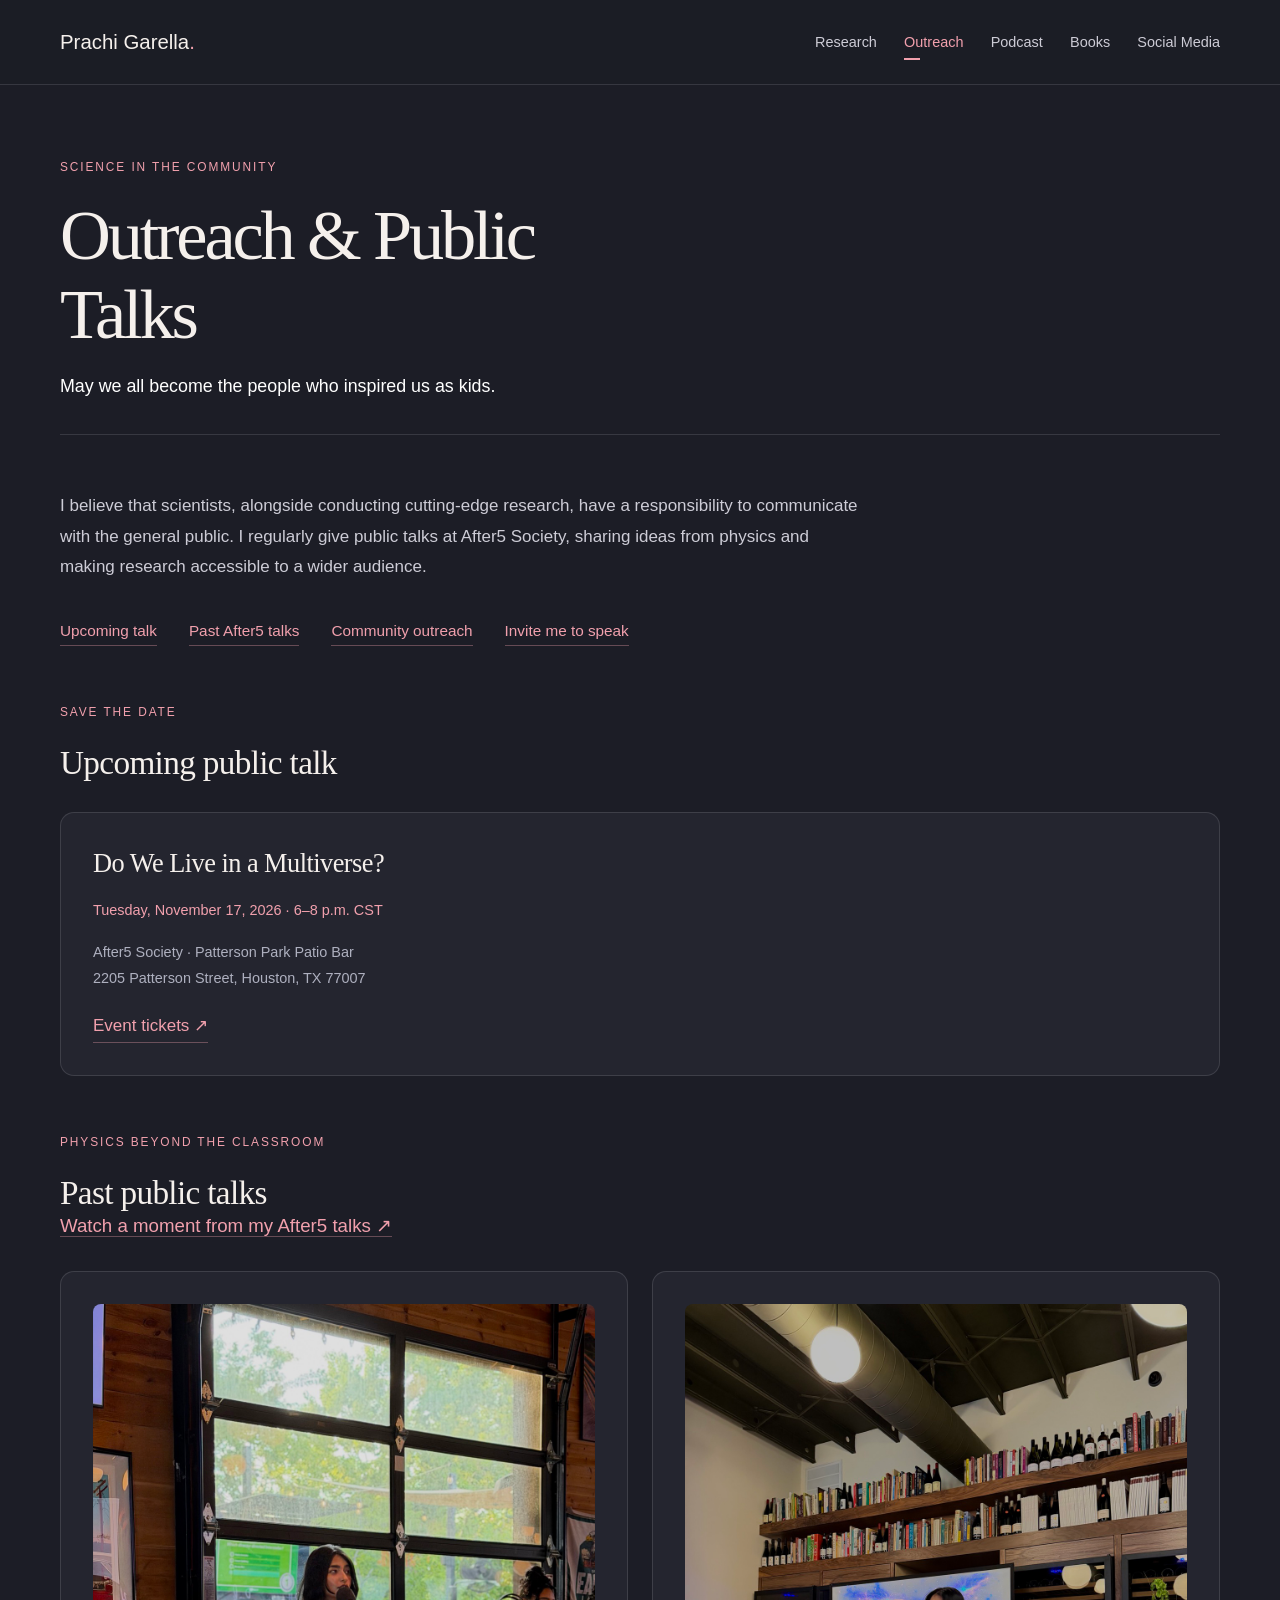
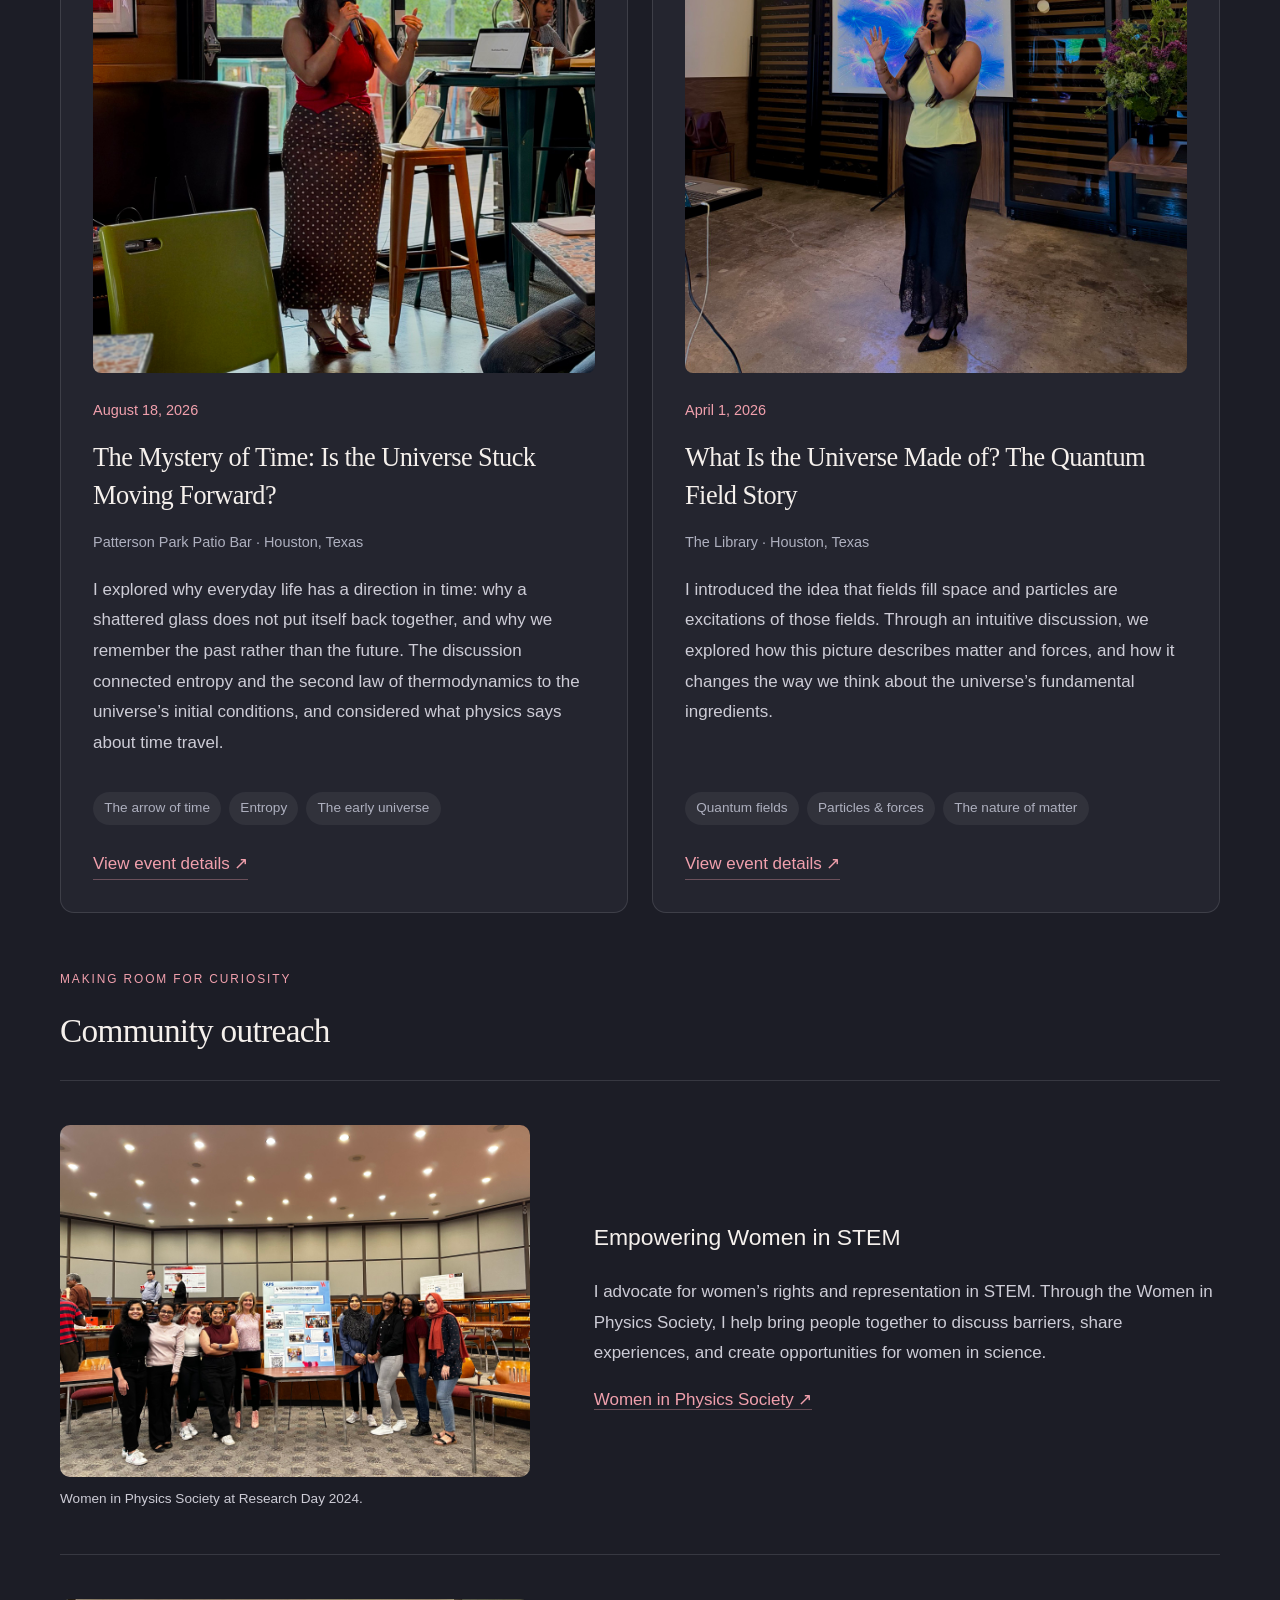
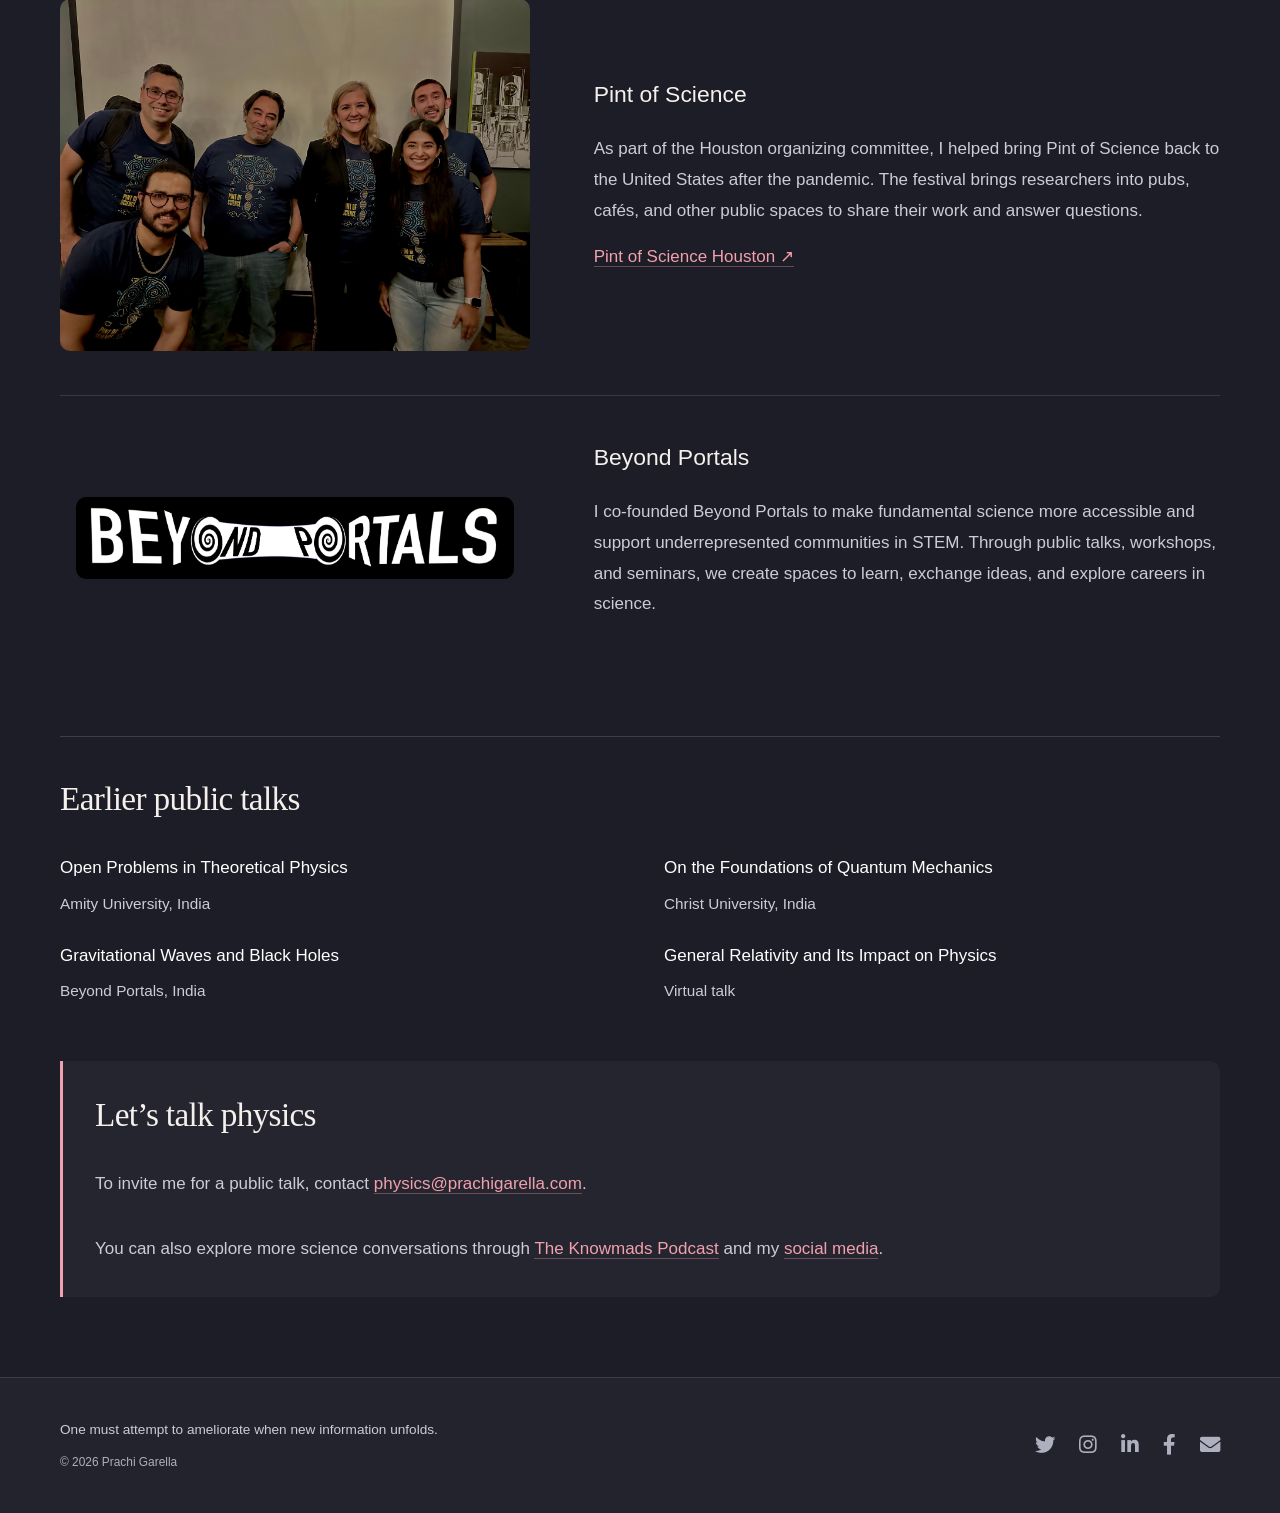
<file: Outreach.html>
<!DOCTYPE HTML>
<!--
	Landed by HTML5 UP
	html5up.net | @ajlkn
	Free for personal and commercial use under the CCA 3.0 license (html5up.net/license)
-->
<html lang="en">
	<head>
		<title>Outreach &amp; Public Talks | Prachi Garella</title>
		<meta charset="utf-8" />
		<meta name="viewport" content="width=device-width, initial-scale=1" />
		<link rel="stylesheet" href="assets/css/main.css" />
  <link rel="stylesheet" href="assets/css/site.css?v=20260930-accessibility" />
  <script src="assets/js/site.js?v=20260929" defer></script>
		<link rel="stylesheet" href="assets/css/outreach.css?v=20260929-after5-photos" />
		<noscript><link rel="stylesheet" href="assets/css/noscript.css" /></noscript>
	  <link rel="stylesheet" href="assets/css/theme.css?v=20260929-cohesive" />
  <meta name="description" content="Public physics talks by Prachi Garella with After5 Society, science communication, community outreach, and invitations to speak." />
  <link rel="canonical" href="https://prachigarella.com/Outreach.html" />
  <meta property="og:type" content="website" />
  <meta property="og:site_name" content="Prachi Garella" />
  <meta property="og:title" content="Outreach &amp; Public Talks | Prachi Garella" />
  <meta property="og:description" content="Public physics talks by Prachi Garella with After5 Society, science communication, community outreach, and invitations to speak." />
  <meta property="og:url" content="https://prachigarella.com/Outreach.html" />
  <meta property="og:image" content="https://prachigarella.com/images/prachi-home.jpg" />
  <meta property="og:image:alt" content="Prachi Garella at Rocky Mountain National Park" />
  <meta name="twitter:card" content="summary_large_image" />
  <meta name="twitter:creator" content="@garellaprachi" />
</head>
	<body class="site-theme is-preload outreach-page">
  <a class="site-skip" href="#main">Skip to content</a>
		<div id="page-wrapper">

			<!-- Header -->
				<header class="site-header">
    <div class="site-header-shell site-header-inner">
      <a class="site-brand" href="index.html" aria-label="Prachi Garella home">Prachi Garella<span aria-hidden="true">.</span></a>
      <nav class="site-desktop-nav" aria-label="Main navigation">
        <a href="Research.html">Research</a>
        <a href="Outreach.html" aria-current="page">Outreach</a>
        <a href="Podcast.html">Podcast</a>
        <a href="Book%20Blog.html">Books</a>
        <a href="Social-Media.html">Social Media</a>
      </nav>
      <details class="site-mobile-menu">
        <summary>Menu</summary>
        <nav aria-label="Mobile navigation">
          <a href="Research.html">Research</a>
          <a href="Outreach.html" aria-current="page">Outreach &amp; Public Talks</a>
          <a href="Podcast.html">The Knowmads Podcast</a>
          <a href="Book%20Blog.html">Book Blog</a>
          <a href="Social-Media.html">Social Media</a>
        </nav>
      </details>
    </div>
  </header>

            <main id="main" tabindex="-1" class="wrapper style1">
                <div class="container">
                    <header class="major">
                        <p class="page-eyebrow">Science in the community</p>
                        <h1>Outreach &amp; Public Talks</h1>
                        <p>May we all become the people who inspired us as kids.</p>
                    </header>
                    <div class="outreach-intro">
                        <p>I believe that scientists, alongside conducting cutting-edge research, have a responsibility to communicate with the general public. I regularly give public talks at After5 Society, sharing ideas from physics and making research accessible to a wider audience.</p>
                        <nav class="outreach-nav" aria-label="On this page">
                            <a href="#upcoming-talk">Upcoming talk</a>
                            <a href="#after5-talks">Past After5 talks</a>
                            <a href="#community">Community outreach</a>
                            <a href="#invite">Invite me to speak</a>
                        </nav>
                    </div>

                    <section id="upcoming-talk" class="outreach-section" aria-labelledby="upcoming-heading">
                        <header class="section-heading">
                            <p class="outreach-eyebrow">Save the date</p>
                            <h3 id="upcoming-heading">Upcoming public talk</h3>
                        </header>
                        <article class="talk-card">
                            <h4>Do We Live in a Multiverse?</h4>
                            <p class="talk-date"><time datetime="2026-11-17">Tuesday, November 17, 2026</time> · 6–8 p.m. CST</p>
                            <p class="talk-venue">After5 Society · Patterson Park Patio Bar<br />2205 Patterson Street, Houston, TX 77007</p>
                            <a class="talk-link" href="https://www.eventbrite.com/e/after5houston-do-we-live-in-a-multiverse-tickets-2003217186530" target="_blank" rel="noopener noreferrer" aria-label="Get tickets for Do We Live in a Multiverse?">Event tickets <span aria-hidden="true">↗</span></a>
                        </article>
                    </section>

                    <section id="after5-talks" class="outreach-section" aria-labelledby="after5-heading">
                        <header class="section-heading">
                            <p class="outreach-eyebrow">Physics beyond the classroom</p>
                            <h3 id="after5-heading">Past public talks</h3>
                            <p><a class="talk-link" href="https://www.instagram.com/reel/DeI84pCgK6v/" target="_blank" rel="noopener noreferrer">Watch a moment from my After5 talks <span aria-hidden="true">↗</span></a></p>
                        </header>
                        <div class="talk-grid">
                            <article class="talk-card">
                                <figure class="talk-photo">
                                    <img src="images/after5-mystery-of-time.jpg" width="1200" height="1600" alt="Prachi Garella presenting her After5 Society talk on the arrow of time at Patterson Park Patio Bar" loading="lazy" />
                                </figure>
                                <p class="talk-date"><time datetime="2026-08-18">August 18, 2026</time></p>
                                <h4>The Mystery of Time: Is the Universe Stuck Moving Forward?</h4>
                                <p class="talk-venue">Patterson Park Patio Bar · Houston, Texas</p>
                                <p>I explored why everyday life has a direction in time: why a shattered glass does not put itself back together, and why we remember the past rather than the future. The discussion connected entropy and the second law of thermodynamics to the universe’s initial conditions, and considered what physics says about time travel.</p>
                                <ul class="talk-topics" aria-label="Topics covered">
                                    <li>The arrow of time</li><li>Entropy</li><li>The early universe</li>
                                </ul>
                                <a class="talk-link" href="https://www.eventbrite.com/e/after5houston-the-mystery-of-time-is-the-universe-stuck-moving-forward-tickets-1994069287919" target="_blank" rel="noopener noreferrer" aria-label="View event details for The Mystery of Time">View event details <span aria-hidden="true">↗</span></a>
                            </article>
                            <article class="talk-card">
                                <figure class="talk-photo">
                                    <img src="images/after5-quantum-fields.jpg" width="1200" height="1600" alt="Prachi Garella presenting her After5 Society talk on quantum fields at The Library" loading="lazy" />
                                </figure>
                                <p class="talk-date"><time datetime="2026-04-01">April 1, 2026</time></p>
                                <h4>What Is the Universe Made of? The Quantum Field Story</h4>
                                <p class="talk-venue">The Library · Houston, Texas</p>
                                <p>I introduced the idea that fields fill space and particles are excitations of those fields. Through an intuitive discussion, we explored how this picture describes matter and forces, and how it changes the way we think about the universe’s fundamental ingredients.</p>
                                <ul class="talk-topics" aria-label="Topics covered">
                                    <li>Quantum fields</li><li>Particles &amp; forces</li><li>The nature of matter</li>
                                </ul>
                                <a class="talk-link" href="https://www.eventbrite.com/e/after5society-what-is-the-universe-made-of-the-quantum-field-story-tickets-1985539790964" target="_blank" rel="noopener noreferrer" aria-label="View event details for The Quantum Field Story">View event details <span aria-hidden="true">↗</span></a>
                            </article>
                        </div>
                    </section>

                    <section id="community" class="outreach-section" aria-labelledby="community-heading">
                        <header class="section-heading">
                            <p class="outreach-eyebrow">Making room for curiosity</p>
                            <h3 id="community-heading">Community outreach</h3>
                        </header>
                        <article class="community-row">
                            <figure>
                                <img src="images/Wips%2024.jpg" alt="Women in Physics Society members beside their poster at University of Houston Research Day" loading="lazy" />
                                <figcaption>Women in Physics Society at Research Day 2024.</figcaption>
                            </figure>
                            <div>
                                <h4>Empowering Women in STEM</h4>
                                <p>I advocate for women’s rights and representation in STEM. Through the Women in Physics Society, I help bring people together to discuss barriers, share experiences, and create opportunities for women in science.</p>
                                <a href="https://nsmn1.uh.edu/wphysics/" target="_blank" rel="noopener noreferrer">Women in Physics Society <span aria-hidden="true">↗</span></a>
                            </div>
                        </article>
                        <article class="community-row">
                            <figure>
                                <img src="images/pint-of-science.jpg" alt="Pint of Science gathering in Houston" loading="lazy" />
                            </figure>
                            <div>
                                <h4>Pint of Science</h4>
                                <p>As part of the Houston organizing committee, I helped bring Pint of Science back to the United States after the pandemic. The festival brings researchers into pubs, cafés, and other public spaces to share their work and answer questions.</p>
                                <a href="https://pintofscience.us/team/Houston" target="_blank" rel="noopener noreferrer">Pint of Science Houston <span aria-hidden="true">↗</span></a>
                            </div>
                        </article>
                        <article class="community-row">
                            <figure class="community-logo">
                                <img src="images/beyond%20portals3.png" alt="Beyond Portals" loading="lazy" />
                            </figure>
                            <div>
                                <h4>Beyond Portals</h4>
                                <p>I co-founded Beyond Portals to make fundamental science more accessible and support underrepresented communities in STEM. Through public talks, workshops, and seminars, we create spaces to learn, exchange ideas, and explore careers in science.</p>
                            </div>
                        </article>
                    </section>

                    <section class="outreach-section earlier-talks" aria-labelledby="earlier-heading">
                        <h3 id="earlier-heading">Earlier public talks</h3>
                        <ul>
                            <li><strong>Open Problems in Theoretical Physics</strong><span>Amity University, India</span></li>
                            <li><strong>On the Foundations of Quantum Mechanics</strong><span>Christ University, India</span></li>
                            <li><strong>Gravitational Waves and Black Holes</strong><span>Beyond Portals, India</span></li>
                            <li><strong>General Relativity and Its Impact on Physics</strong><span>Virtual talk</span></li>
                        </ul>
                    </section>

                    <section id="invite" class="outreach-invite" aria-labelledby="invite-heading">
                        <h3 id="invite-heading">Let’s talk physics</h3>
                        <p>To invite me for a public talk, contact <a href="mailto:physics@prachigarella.com">physics@prachigarella.com</a>.</p>
                        <p>You can also explore more science conversations through <a href="Podcast.html">The Knowmads Podcast</a> and my <a href="Social-Media.html">social media</a>.</p>
                    </section>
                </div>
            </main>

			<!-- Footer -->
				<footer class="site-footer">
    <div class="site-footer-shell site-footer-inner">
      <div>
        <p>One must attempt to ameliorate when new information unfolds.</p>
        <small>&copy; <span data-copyright-year>2026</span> Prachi Garella</small>
      </div>
      <nav aria-label="Social profiles">
        <a href="https://x.com/garellaprachi" aria-label="X / Twitter"><span class="icon brands fa-twitter" aria-hidden="true"></span></a>
        <a href="https://www.instagram.com/prachigarella/" aria-label="Instagram"><span class="icon brands fa-instagram" aria-hidden="true"></span></a>
        <a href="https://www.linkedin.com/in/prachigarella/" aria-label="LinkedIn"><span class="icon brands fa-linkedin-in" aria-hidden="true"></span></a>
        <a href="https://www.facebook.com/prachigarella" aria-label="Facebook"><span class="icon brands fa-facebook-f" aria-hidden="true"></span></a>
        <a href="mailto:prachigarella@prachigarella.com" aria-label="Email"><span class="icon solid fa-envelope" aria-hidden="true"></span></a>
      </nav>
    </div>
  </footer>

		</div>

		<!-- Scripts -->
			<script src="assets/js/jquery.min.js"></script>
			<script src="assets/js/jquery.scrolly.min.js"></script>
			<script src="assets/js/jquery.dropotron.min.js"></script>
			<script src="assets/js/jquery.scrollex.min.js"></script>
			<script src="assets/js/browser.min.js"></script>
			<script src="assets/js/breakpoints.min.js"></script>
			<script src="assets/js/util.js"></script>
			<script src="assets/js/main.js?v=20260929-shared-header"></script>

	</body>
</html>
</file>
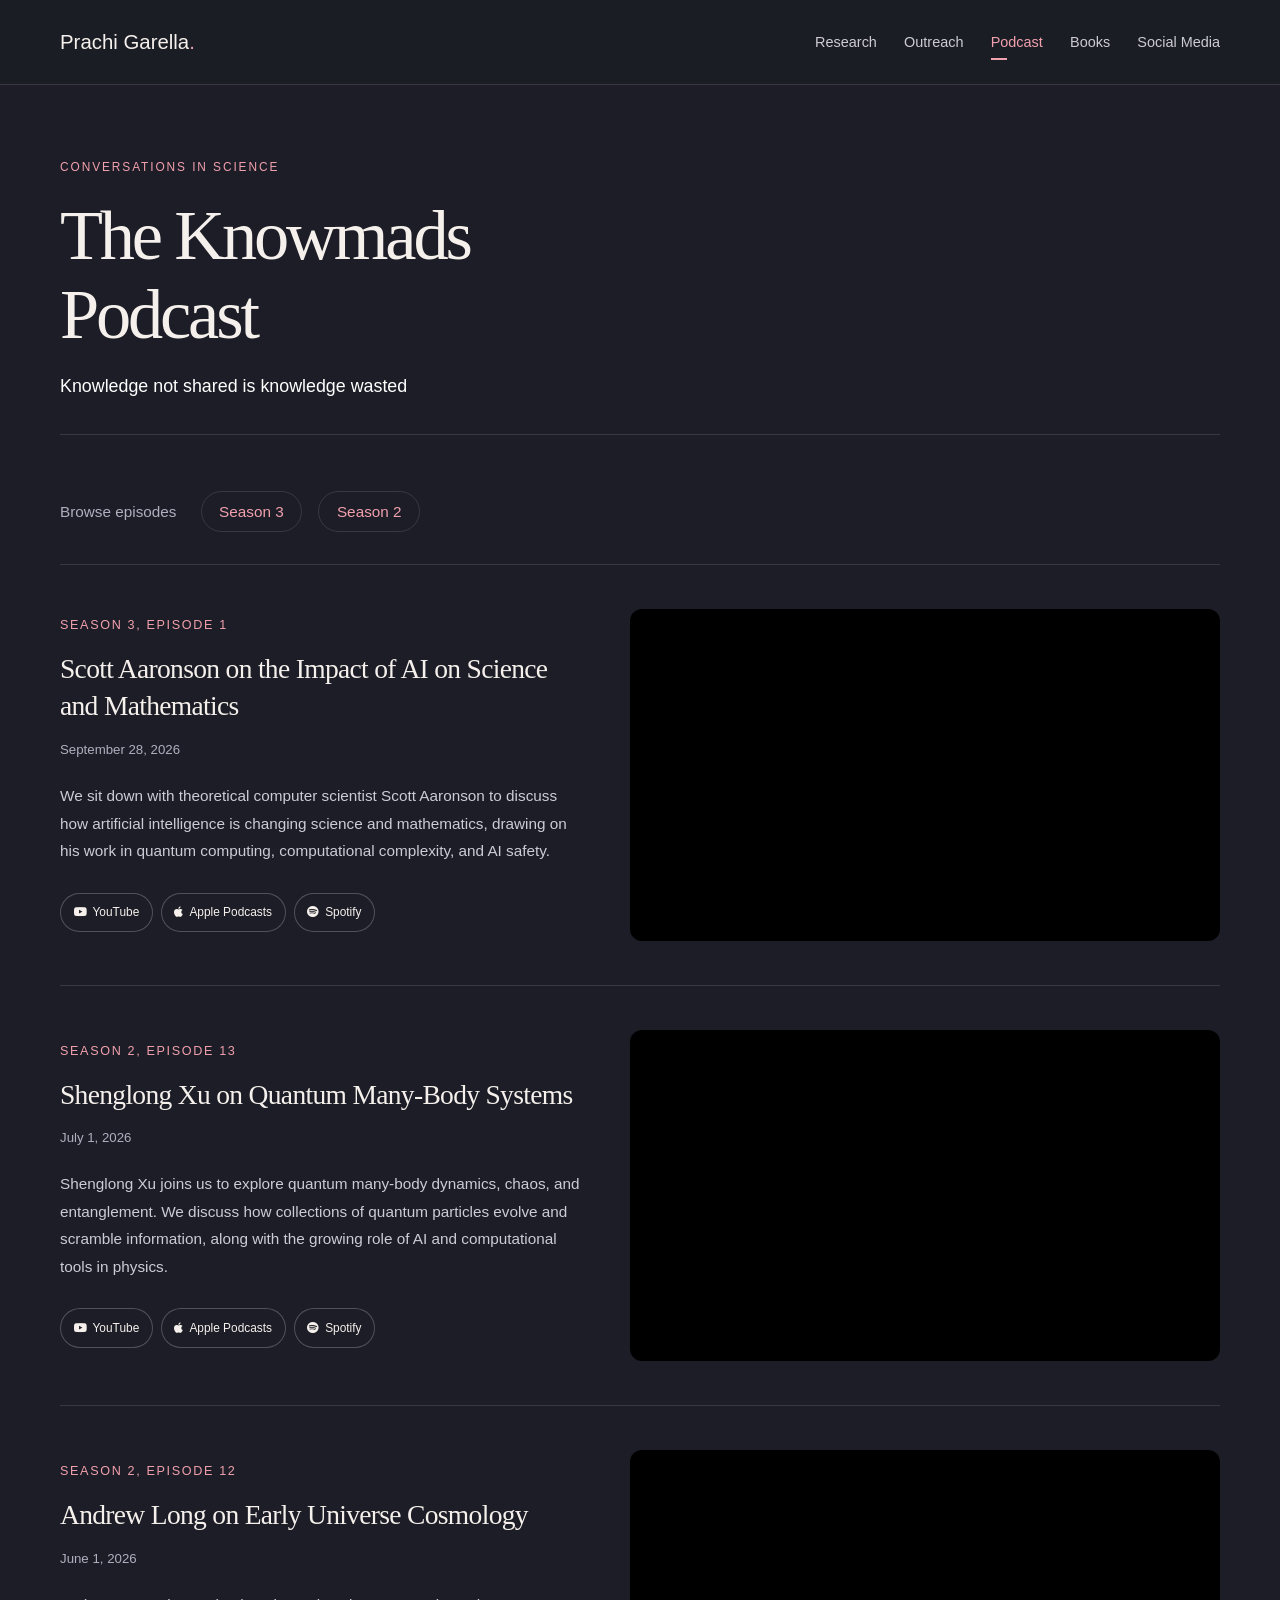
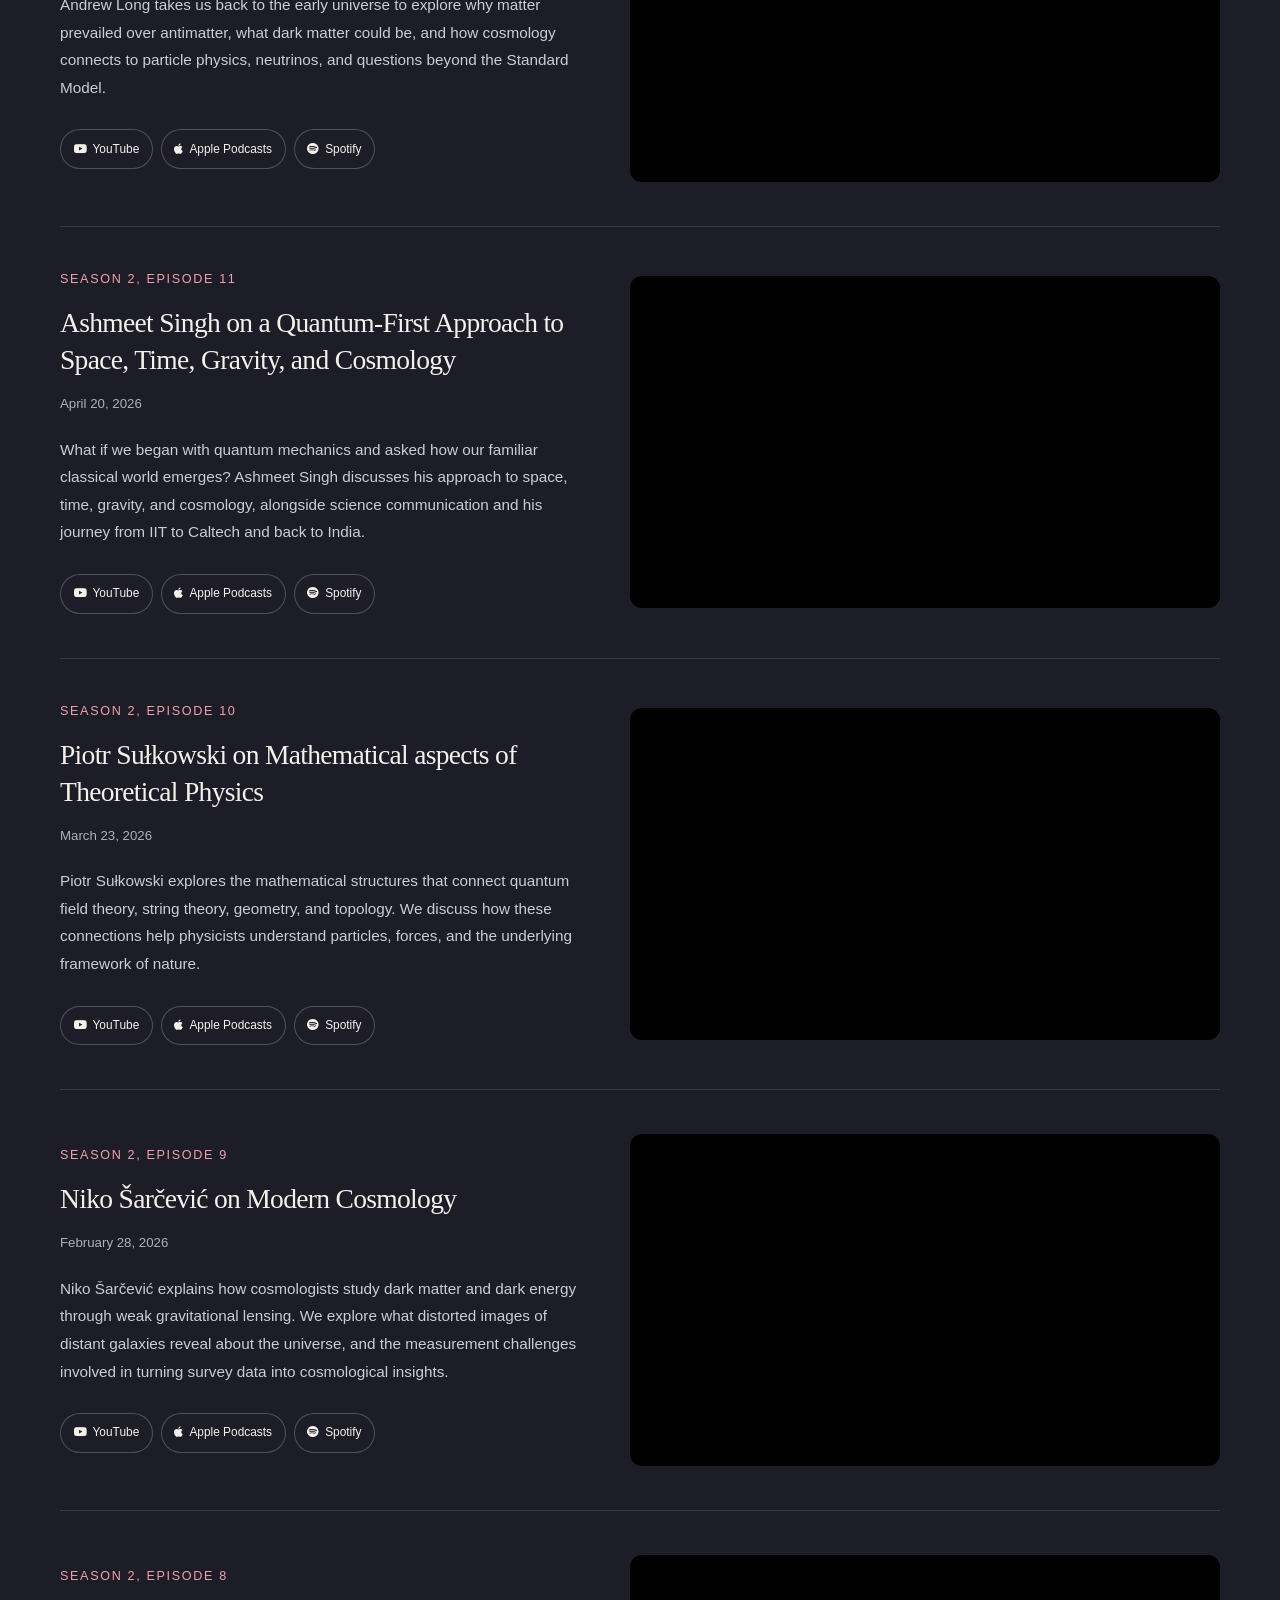
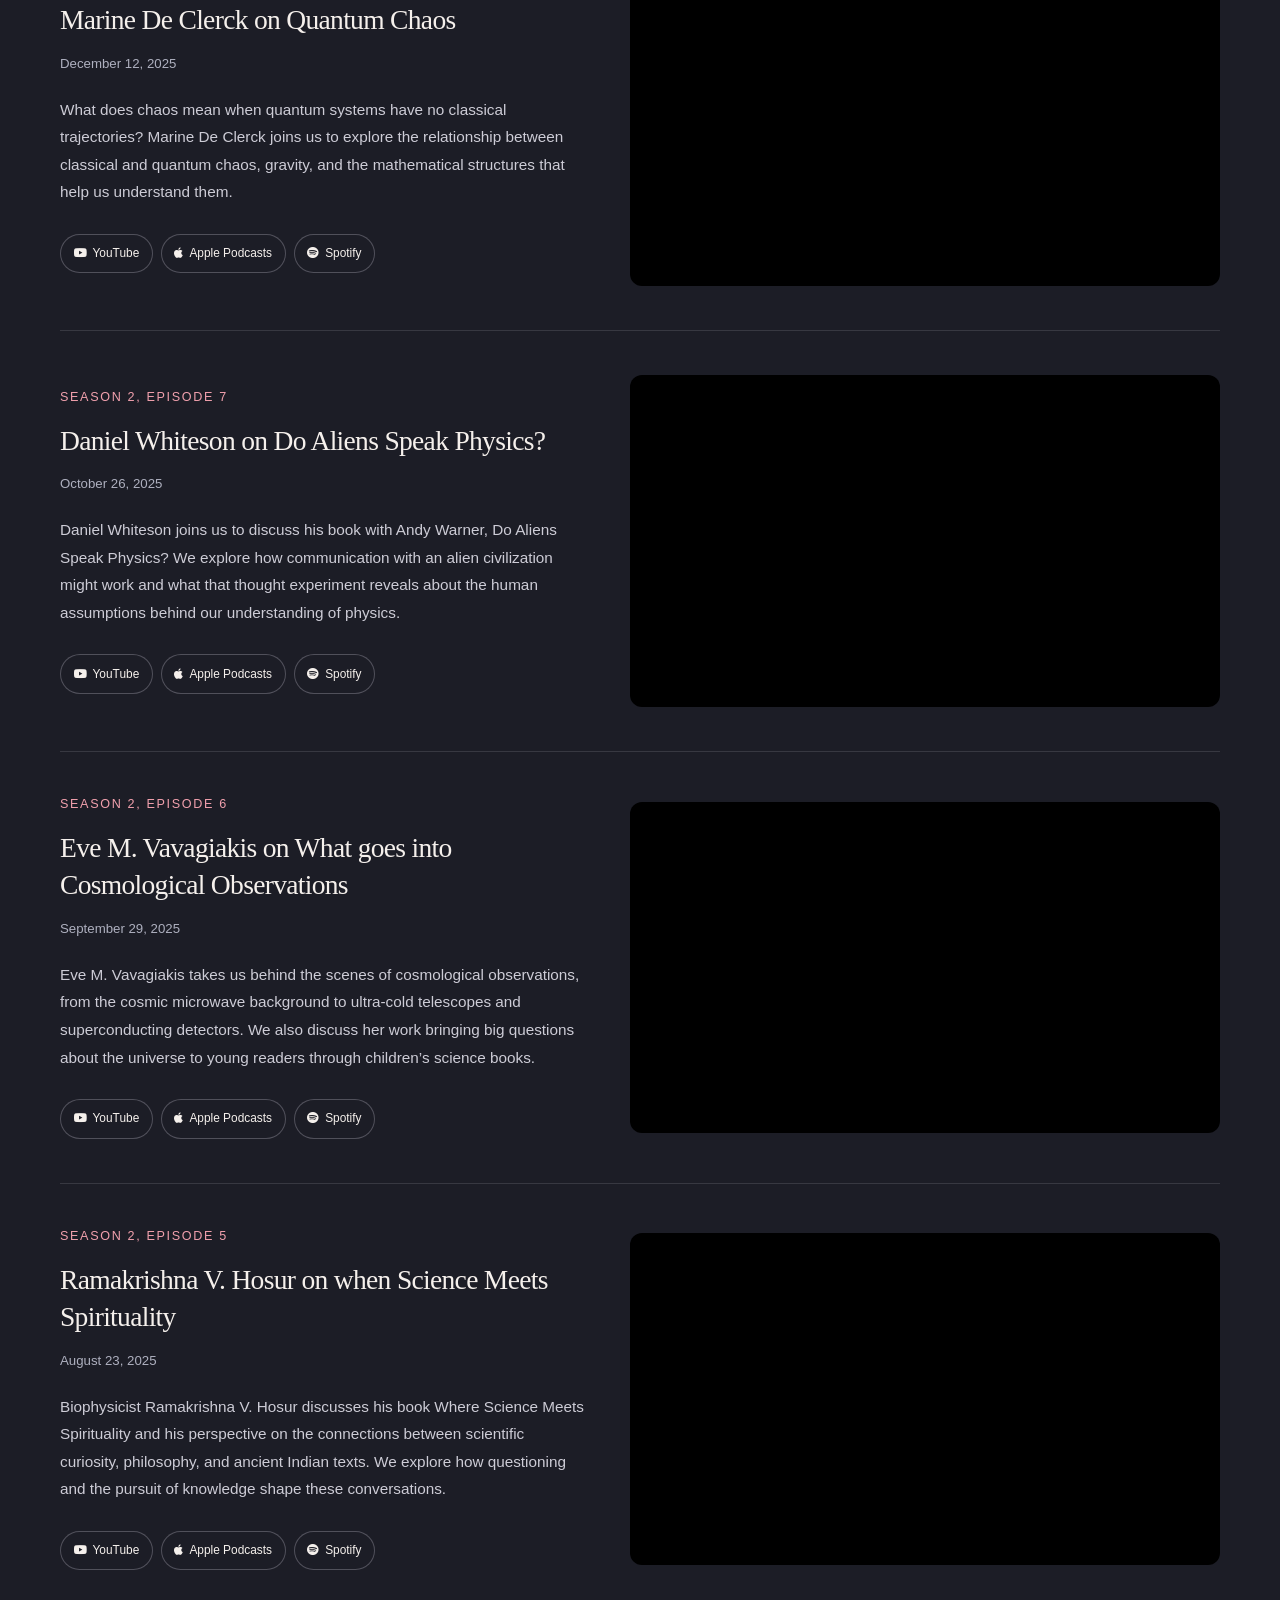
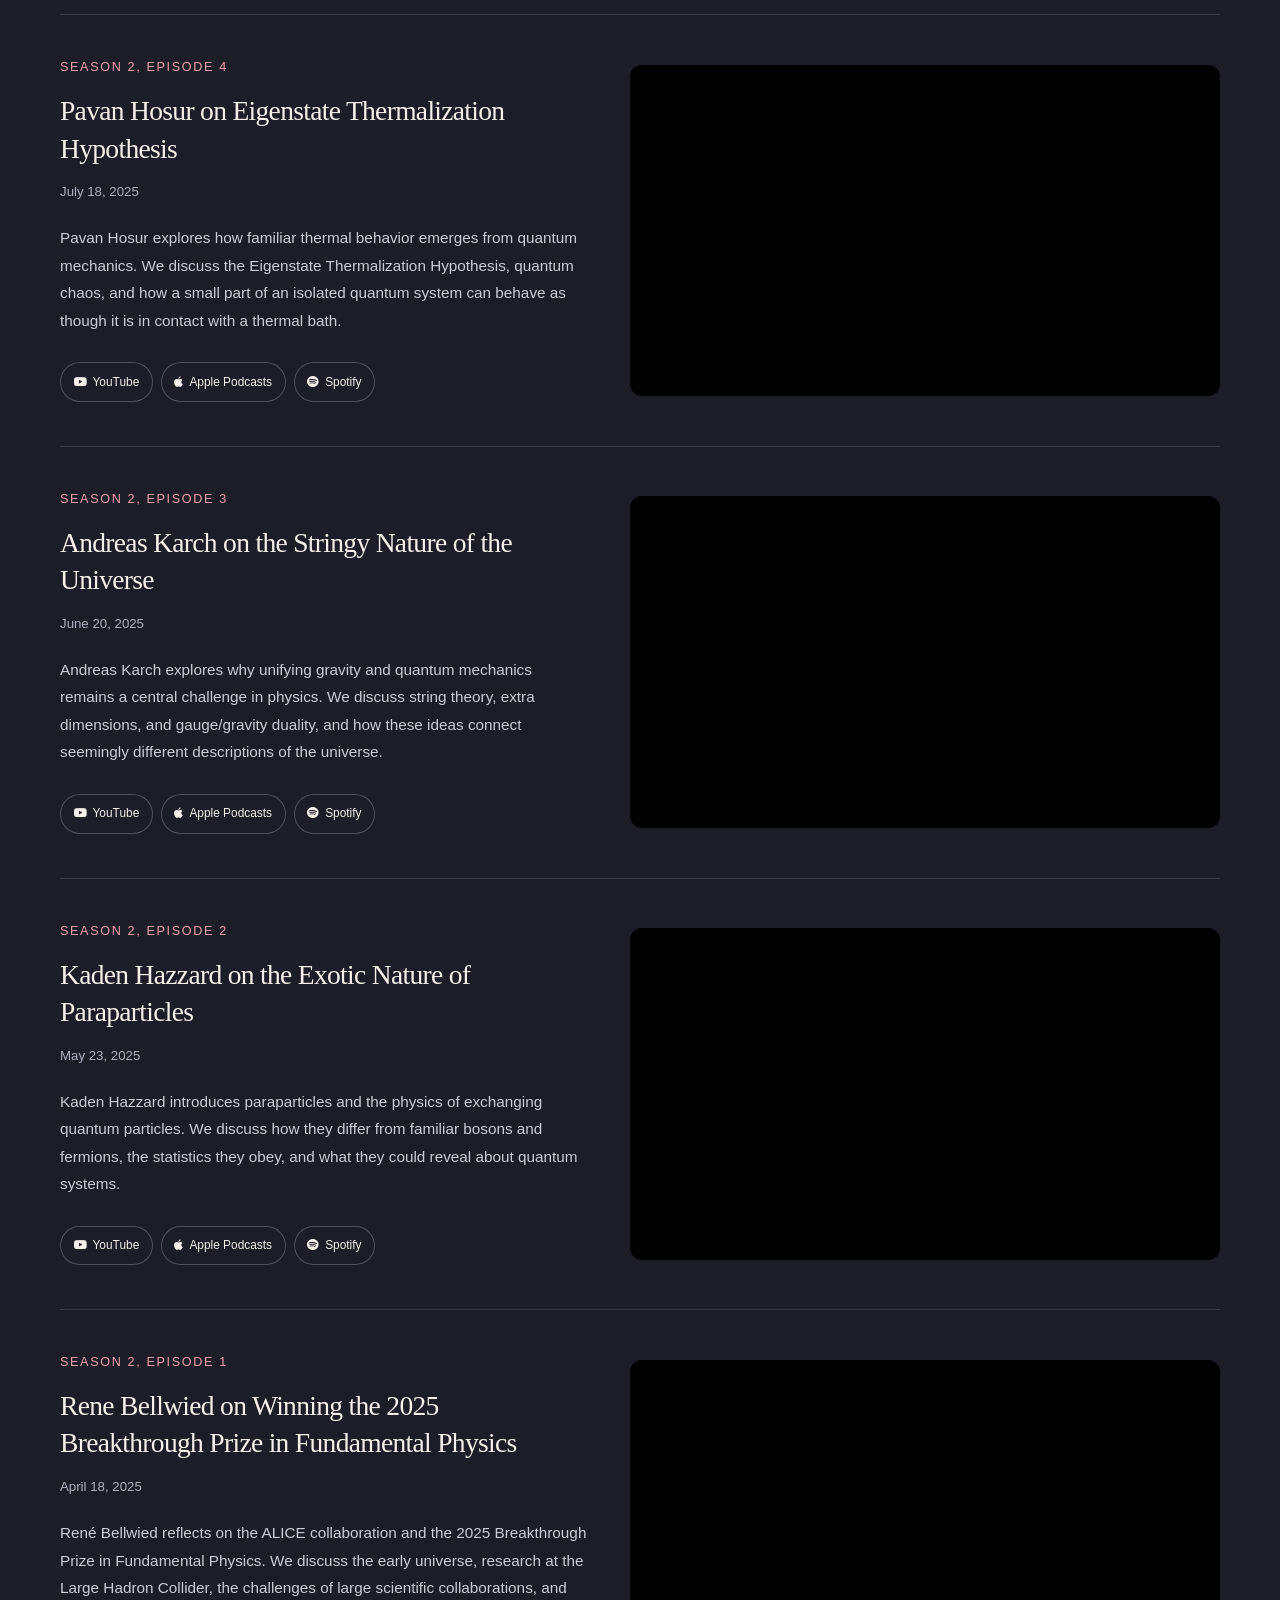
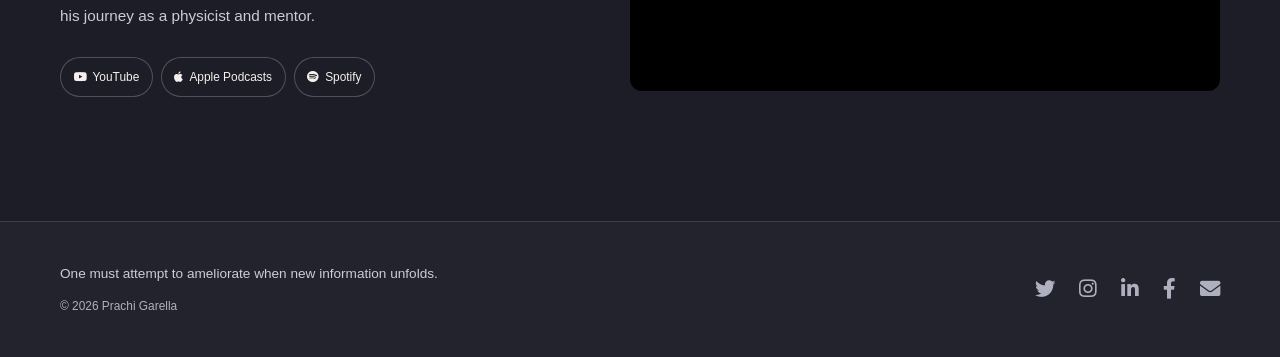
<file: Podcast.html>
<!DOCTYPE HTML>
<!--
	Landed by HTML5 UP
	html5up.net | @ajlkn
	Free for personal and commercial use under the CCA 3.0 license (html5up.net/license)
-->
<html lang="en">
	<head>
		<title>The Knowmads Podcast | Prachi Garella</title>
		<meta charset="utf-8" />
		<meta name="viewport" content="width=device-width, initial-scale=1" />
		<link rel="stylesheet" href="assets/css/main.css" />
  <link rel="stylesheet" href="assets/css/site.css?v=20260930-accessibility" />
  <script src="assets/js/site.js?v=20260929" defer></script>
		<link rel="stylesheet" href="assets/css/podcast.css" />
		<noscript><link rel="stylesheet" href="assets/css/noscript.css" /></noscript>
	  <link rel="stylesheet" href="assets/css/theme.css?v=20260929-cohesive" />
  <meta name="description" content="Explore The Knowmads Podcast: conversations about physics, mathematics, and AI, with YouTube videos and Apple Podcasts and Spotify links." />
  <link rel="canonical" href="https://prachigarella.com/Podcast.html" />
  <meta property="og:type" content="website" />
  <meta property="og:site_name" content="Prachi Garella" />
  <meta property="og:title" content="The Knowmads Podcast | Prachi Garella" />
  <meta property="og:description" content="Explore The Knowmads Podcast: conversations about physics, mathematics, and AI, with YouTube videos and Apple Podcasts and Spotify links." />
  <meta property="og:url" content="https://prachigarella.com/Podcast.html" />
  <meta property="og:image" content="https://prachigarella.com/images/prachi-home.jpg" />
  <meta property="og:image:alt" content="Prachi Garella at Rocky Mountain National Park" />
  <meta name="twitter:card" content="summary_large_image" />
  <meta name="twitter:creator" content="@garellaprachi" />
</head>
	<body class="site-theme is-preload">
  <a class="site-skip" href="#main">Skip to content</a>
		<div id="page-wrapper">

			<!-- Header -->
				<header class="site-header">
    <div class="site-header-shell site-header-inner">
      <a class="site-brand" href="index.html" aria-label="Prachi Garella home">Prachi Garella<span aria-hidden="true">.</span></a>
      <nav class="site-desktop-nav" aria-label="Main navigation">
        <a href="Research.html">Research</a>
        <a href="Outreach.html">Outreach</a>
        <a href="Podcast.html" aria-current="page">Podcast</a>
        <a href="Book%20Blog.html">Books</a>
        <a href="Social-Media.html">Social Media</a>
      </nav>
      <details class="site-mobile-menu">
        <summary>Menu</summary>
        <nav aria-label="Mobile navigation">
          <a href="Research.html">Research</a>
          <a href="Outreach.html">Outreach &amp; Public Talks</a>
          <a href="Podcast.html" aria-current="page">The Knowmads Podcast</a>
          <a href="Book%20Blog.html">Book Blog</a>
          <a href="Social-Media.html">Social Media</a>
        </nav>
      </details>
    </div>
  </header>

			<!-- Main -->
				<div id="main" tabindex="-1" class="wrapper style1 podcast-page">
					<div class="container">
						<header class="major">
                        <p class="page-eyebrow">Conversations in science</p>
							<h1>The Knowmads Podcast</h1>
							<p>Knowledge not shared is knowledge wasted</p></header>

						<!-- Content -->
							<section id="content">
<nav class="episode-navigation" aria-label="Browse podcast seasons"><span>Browse episodes</span><a href="#episode-s3-1">Season 3</a><a href="#episode-s2-13">Season 2</a></nav>
								<article aria-labelledby="episode-s3-1">
<div class="episode-copy">
<h3 id="episode-s3-1"><span class="episode-number">Season 3, Episode 1</span> <span class="episode-title">Scott Aaronson on the Impact of AI on Science and Mathematics</span></h3>
									<p><time datetime="2026-09-28">September 28, 2026</time></p>
									<p>We sit down with theoretical computer scientist Scott Aaronson to discuss how artificial intelligence is changing science and mathematics, drawing on his work in quantum computing, computational complexity, and AI safety.</p>

									<ul class="actions">
										<li><a href="https://www.youtube.com/watch?v=Qjgc9Hs5GKs" class="button" aria-label="Watch Scott Aaronson on the Impact of AI on Science and Mathematics on YouTube"><span class="icon brands fa-youtube" aria-hidden="true"></span>YouTube</a></li>
										<li><a href="https://podcasts.apple.com/us/podcast/scott-aaronson-on-the-impact-of-ai-on/id1688828370?i=1000791943052" class="button" aria-label="Listen to Scott Aaronson on the Impact of AI on Science and Mathematics on Apple Podcasts"><span class="icon brands fa-apple" aria-hidden="true"></span>Apple Podcasts</a></li>
										<li><a href="https://open.spotify.com/episode/18mquDCl1f2rWt6nR3nSMi" class="button" aria-label="Listen to Scott Aaronson on the Impact of AI on Science and Mathematics on Spotify"><span class="icon brands fa-spotify" aria-hidden="true"></span>Spotify</a></li>
									</ul>
</div>
<div class="podcast-video">
										<iframe width="896" height="504" src="https://www.youtube.com/embed/Qjgc9Hs5GKs"
											title="Season 3, Episode 1: Scott Aaronson on the Impact of AI on Science and Mathematics — YouTube video" loading="lazy"
											allow="accelerometer; autoplay; clipboard-write; encrypted-media; gyroscope; picture-in-picture; web-share"
											referrerpolicy="strict-origin-when-cross-origin" allowfullscreen></iframe>
									</div>
</article>
								<hr />

								<article aria-labelledby="episode-s2-13">
<div class="episode-copy">
<h3 id="episode-s2-13"><span class="episode-number">Season 2, Episode 13</span> <span class="episode-title">Shenglong Xu on Quantum Many-Body Systems</span></h3>
									<p><time datetime="2026-07-01">July 1, 2026</time></p>
									<p>Shenglong Xu joins us to explore quantum many-body dynamics, chaos, and entanglement. We discuss how collections of quantum particles evolve and scramble information, along with the growing role of AI and computational tools in physics.</p>

									<ul class="actions">
										<li><a href="https://www.youtube.com/watch?v=xY1vwoyfcuQ" class="button" aria-label="Watch Shenglong Xu on Quantum Many-Body Systems on YouTube"><span class="icon brands fa-youtube" aria-hidden="true"></span>YouTube</a></li>
										<li><a href="https://podcasts.apple.com/us/podcast/shenglong-xu-on-quantum-many-body-systems/id1688828370?i=1000774946047" class="button" aria-label="Listen to Shenglong Xu on Quantum Many-Body Systems on Apple Podcasts"><span class="icon brands fa-apple" aria-hidden="true"></span>Apple Podcasts</a></li>
										<li><a href="https://open.spotify.com/episode/3BWPa5kJnFgNQwDoUvRXb3" class="button" aria-label="Listen to Shenglong Xu on Quantum Many-Body Systems on Spotify"><span class="icon brands fa-spotify" aria-hidden="true"></span>Spotify</a></li>
									</ul>
</div>
<div class="podcast-video">
										<iframe width="896" height="504" src="https://www.youtube.com/embed/xY1vwoyfcuQ"
											title="Season 2, Episode 13: Shenglong Xu on Quantum Many-Body Systems — YouTube video" loading="lazy"
											allow="accelerometer; autoplay; clipboard-write; encrypted-media; gyroscope; picture-in-picture; web-share"
											referrerpolicy="strict-origin-when-cross-origin" allowfullscreen></iframe>
									</div>
</article>
								<hr />

								<article aria-labelledby="episode-s2-12">
<div class="episode-copy">
<h3 id="episode-s2-12"><span class="episode-number">Season 2, Episode 12</span> <span class="episode-title">Andrew Long on Early Universe Cosmology</span></h3>
									<p><time datetime="2026-06-01">June 1, 2026</time></p>
									<p>Andrew Long takes us back to the early universe to explore why matter prevailed over antimatter, what dark matter could be, and how cosmology connects to particle physics, neutrinos, and questions beyond the Standard Model.</p>

									<ul class="actions">
										<li><a href="https://www.youtube.com/watch?v=vApFNFjdHBc" class="button" aria-label="Watch Andrew Long on Early Universe Cosmology on YouTube"><span class="icon brands fa-youtube" aria-hidden="true"></span>YouTube</a></li>
										<li><a href="https://podcasts.apple.com/us/podcast/andrew-long-on-early-universe-cosmology/id1688828370?i=1000770620322" class="button" aria-label="Listen to Andrew Long on Early Universe Cosmology on Apple Podcasts"><span class="icon brands fa-apple" aria-hidden="true"></span>Apple Podcasts</a></li>
										<li><a href="https://open.spotify.com/episode/6AdEHmNhGbUCiC0Y3IDHyl" class="button" aria-label="Listen to Andrew Long on Early Universe Cosmology on Spotify"><span class="icon brands fa-spotify" aria-hidden="true"></span>Spotify</a></li>
									</ul>
</div>
<div class="podcast-video">
										<iframe width="896" height="504" src="https://www.youtube.com/embed/vApFNFjdHBc"
											title="Season 2, Episode 12: Andrew Long on Early Universe Cosmology — YouTube video" loading="lazy"
											allow="accelerometer; autoplay; clipboard-write; encrypted-media; gyroscope; picture-in-picture; web-share"
											referrerpolicy="strict-origin-when-cross-origin" allowfullscreen></iframe>
									</div>
</article>
								<hr />

								<article aria-labelledby="episode-s2-11">
<div class="episode-copy">
<h3 id="episode-s2-11"><span class="episode-number">Season 2, Episode 11</span> <span class="episode-title">Ashmeet Singh on a Quantum-First Approach to Space, Time, Gravity, and Cosmology</span></h3>
									<p><time datetime="2026-04-20">April 20, 2026</time></p>
									<p>What if we began with quantum mechanics and asked how our familiar classical world emerges? Ashmeet Singh discusses his approach to space, time, gravity, and cosmology, alongside science communication and his journey from IIT to Caltech and back to India.</p>

									<ul class="actions">
										<li><a href="https://www.youtube.com/watch?v=guzfjpGh2wY" class="button" aria-label="Watch Ashmeet Singh on a Quantum-First Approach to Space, Time, Gravity, and Cosmology on YouTube"><span class="icon brands fa-youtube" aria-hidden="true"></span>YouTube</a></li>
										<li><a href="https://podcasts.apple.com/us/podcast/ashmeet-singh-on-a-quantum-first-approach-to-space/id1688828370?i=1000762323486" class="button" aria-label="Listen to Ashmeet Singh on a Quantum-First Approach to Space, Time, Gravity, and Cosmology on Apple Podcasts"><span class="icon brands fa-apple" aria-hidden="true"></span>Apple Podcasts</a></li>
										<li><a href="https://open.spotify.com/episode/6iiK6RJehJAkDOlcLnWXvT" class="button" aria-label="Listen to Ashmeet Singh on a Quantum-First Approach to Space, Time, Gravity, and Cosmology on Spotify"><span class="icon brands fa-spotify" aria-hidden="true"></span>Spotify</a></li>
									</ul>
</div>
<div class="podcast-video">
										<iframe width="896" height="504" src="https://www.youtube.com/embed/guzfjpGh2wY"
											title="Season 2, Episode 11: Ashmeet Singh on a Quantum-First Approach to Space, Time, Gravity, and Cosmology — YouTube video" loading="lazy"
											allow="accelerometer; autoplay; clipboard-write; encrypted-media; gyroscope; picture-in-picture; web-share"
											referrerpolicy="strict-origin-when-cross-origin" allowfullscreen></iframe>
									</div>
</article>
								<hr />

								<article aria-labelledby="episode-s2-10">
<div class="episode-copy">
<h3 id="episode-s2-10"><span class="episode-number">Season 2, Episode 10</span> <span class="episode-title">Piotr Sułkowski on Mathematical aspects of Theoretical Physics</span></h3>
									<p><time datetime="2026-03-23">March 23, 2026</time></p>
									<p>Piotr Sułkowski explores the mathematical structures that connect quantum field theory, string theory, geometry, and topology. We discuss how these connections help physicists understand particles, forces, and the underlying framework of nature.</p>

									<ul class="actions">
										<li><a href="https://www.youtube.com/watch?v=bW_jgbSttHk" class="button" aria-label="Watch Piotr Sułkowski on Mathematical aspects of Theoretical Physics on YouTube"><span class="icon brands fa-youtube" aria-hidden="true"></span>YouTube</a></li>
										<li><a href="https://podcasts.apple.com/us/podcast/piotr-su%C5%82kowski-on-mathematical-aspects-of/id1688828370?i=1000756655678" class="button" aria-label="Listen to Piotr Sułkowski on Mathematical aspects of Theoretical Physics on Apple Podcasts"><span class="icon brands fa-apple" aria-hidden="true"></span>Apple Podcasts</a></li>
										<li><a href="https://open.spotify.com/episode/6PxPxLH603NJT0wEQxmrLb" class="button" aria-label="Listen to Piotr Sułkowski on Mathematical aspects of Theoretical Physics on Spotify"><span class="icon brands fa-spotify" aria-hidden="true"></span>Spotify</a></li>
									</ul>
</div>
<div class="podcast-video">
										<iframe width="896" height="504" src="https://www.youtube.com/embed/bW_jgbSttHk"
											title="Season 2, Episode 10: Piotr Sułkowski on Mathematical aspects of Theoretical Physics — YouTube video" loading="lazy"
											allow="accelerometer; autoplay; clipboard-write; encrypted-media; gyroscope; picture-in-picture; web-share"
											referrerpolicy="strict-origin-when-cross-origin" allowfullscreen></iframe>
									</div>
</article>
								<hr />

								<article aria-labelledby="episode-s2-9">
<div class="episode-copy">
<h3 id="episode-s2-9"><span class="episode-number">Season 2, Episode 9</span> <span class="episode-title">Niko Šarčević on Modern Cosmology</span></h3>
									<p><time datetime="2026-02-28">February 28, 2026</time></p>
									<p>Niko Šarčević explains how cosmologists study dark matter and dark energy through weak gravitational lensing. We explore what distorted images of distant galaxies reveal about the universe, and the measurement challenges involved in turning survey data into cosmological insights.</p>

									<ul class="actions">
										<li><a href="https://www.youtube.com/watch?v=SNB2W5XID4A" class="button" aria-label="Watch Niko Šarčević on Modern Cosmology on YouTube"><span class="icon brands fa-youtube" aria-hidden="true"></span>YouTube</a></li>
										<li><a href="https://podcasts.apple.com/us/podcast/niko-%C5%A1ar%C4%8Devi%C4%87-on-modern-cosmology/id1688828370?i=1000752107257" class="button" aria-label="Listen to Niko Šarčević on Modern Cosmology on Apple Podcasts"><span class="icon brands fa-apple" aria-hidden="true"></span>Apple Podcasts</a></li>
										<li><a href="https://open.spotify.com/episode/3pJ85pri54sZZOr1KKkG0z" class="button" aria-label="Listen to Niko Šarčević on Modern Cosmology on Spotify"><span class="icon brands fa-spotify" aria-hidden="true"></span>Spotify</a></li>
									</ul>
</div>
<div class="podcast-video">
										<iframe width="896" height="504" src="https://www.youtube.com/embed/SNB2W5XID4A"
											title="Season 2, Episode 9: Niko Šarčević on Modern Cosmology — YouTube video" loading="lazy"
											allow="accelerometer; autoplay; clipboard-write; encrypted-media; gyroscope; picture-in-picture; web-share"
											referrerpolicy="strict-origin-when-cross-origin" allowfullscreen></iframe>
									</div>
</article>
								<hr />

								<article aria-labelledby="episode-s2-8">
<div class="episode-copy">
<h3 id="episode-s2-8"><span class="episode-number">Season 2, Episode 8</span> <span class="episode-title">Marine De Clerck on Quantum Chaos</span></h3>
									<p><time datetime="2025-12-12">December 12, 2025</time></p>
									<p>What does chaos mean when quantum systems have no classical trajectories? Marine De Clerck joins us to explore the relationship between classical and quantum chaos, gravity, and the mathematical structures that help us understand them.</p>

									<ul class="actions">
										<li><a href="https://www.youtube.com/watch?v=mJDWCTVuk2o" class="button" aria-label="Watch Marine De Clerck on Quantum Chaos on YouTube"><span class="icon brands fa-youtube" aria-hidden="true"></span>YouTube</a></li>
										<li><a href="https://podcasts.apple.com/us/podcast/marine-de-clerck-on-quantum-chaos/id1688828370?i=1000741031741" class="button" aria-label="Listen to Marine De Clerck on Quantum Chaos on Apple Podcasts"><span class="icon brands fa-apple" aria-hidden="true"></span>Apple Podcasts</a></li>
										<li><a href="https://open.spotify.com/episode/5Ykga0myOBcKWqpG6arVkH" class="button" aria-label="Listen to Marine De Clerck on Quantum Chaos on Spotify"><span class="icon brands fa-spotify" aria-hidden="true"></span>Spotify</a></li>
									</ul>
</div>
<div class="podcast-video">
										<iframe width="896" height="504" src="https://www.youtube.com/embed/mJDWCTVuk2o"
											title="Season 2, Episode 8: Marine De Clerck on Quantum Chaos — YouTube video" loading="lazy"
											allow="accelerometer; autoplay; clipboard-write; encrypted-media; gyroscope; picture-in-picture; web-share"
											referrerpolicy="strict-origin-when-cross-origin" allowfullscreen></iframe>
									</div>
</article>
								<hr />

								<article aria-labelledby="episode-s2-7">
<div class="episode-copy">
<h3 id="episode-s2-7"><span class="episode-number">Season 2, Episode 7</span> <span class="episode-title">Daniel Whiteson on Do Aliens Speak Physics?</span></h3>
									<p><time datetime="2025-10-26">October 26, 2025</time></p>
									<p>Daniel Whiteson joins us to discuss his book with Andy Warner, Do Aliens Speak Physics? We explore how communication with an alien civilization might work and what that thought experiment reveals about the human assumptions behind our understanding of physics.</p>

									<ul class="actions">
										<li><a href="https://www.youtube.com/watch?v=1N96UWBYTy0" class="button" aria-label="Watch Daniel Whiteson on Do Aliens Speak Physics? on YouTube"><span class="icon brands fa-youtube" aria-hidden="true"></span>YouTube</a></li>
										<li><a href="https://podcasts.apple.com/us/podcast/daniel-whiteson-on-do-aliens-speak-physics/id1688828370?i=1000733503920" class="button" aria-label="Listen to Daniel Whiteson on Do Aliens Speak Physics? on Apple Podcasts"><span class="icon brands fa-apple" aria-hidden="true"></span>Apple Podcasts</a></li>
										<li><a href="https://open.spotify.com/episode/6hRD9Eg0hrkS4dgrL72LU8" class="button" aria-label="Listen to Daniel Whiteson on Do Aliens Speak Physics? on Spotify"><span class="icon brands fa-spotify" aria-hidden="true"></span>Spotify</a></li>
									</ul>
</div>
<div class="podcast-video">
										<iframe width="896" height="504" src="https://www.youtube.com/embed/1N96UWBYTy0"
											title="Season 2, Episode 7: Daniel Whiteson on Do Aliens Speak Physics? — YouTube video" loading="lazy"
											allow="accelerometer; autoplay; clipboard-write; encrypted-media; gyroscope; picture-in-picture; web-share"
											referrerpolicy="strict-origin-when-cross-origin" allowfullscreen></iframe>
									</div>
</article>
								<hr />

								<article aria-labelledby="episode-s2-6">
<div class="episode-copy">
<h3 id="episode-s2-6"><span class="episode-number">Season 2, Episode 6</span> <span class="episode-title">Eve M. Vavagiakis on What goes into Cosmological Observations</span></h3>
									<p><time datetime="2025-09-29">September 29, 2025</time></p>
									<p>Eve M. Vavagiakis takes us behind the scenes of cosmological observations, from the cosmic microwave background to ultra-cold telescopes and superconducting detectors. We also discuss her work bringing big questions about the universe to young readers through children’s science books.</p>

									<ul class="actions">
										<li><a href="https://www.youtube.com/watch?v=CfkgzhxRqEA" class="button" aria-label="Watch Eve M. Vavagiakis on What goes into Cosmological Observations on YouTube"><span class="icon brands fa-youtube" aria-hidden="true"></span>YouTube</a></li>
										<li><a href="https://podcasts.apple.com/us/podcast/eve-m-vavagiakis-on-what-goes-into-cosmological-observations/id1688828370?i=1000728974422" class="button" aria-label="Listen to Eve M. Vavagiakis on What goes into Cosmological Observations on Apple Podcasts"><span class="icon brands fa-apple" aria-hidden="true"></span>Apple Podcasts</a></li>
										<li><a href="https://open.spotify.com/episode/3UPRk9Bttg16BrBgsesQM8" class="button" aria-label="Listen to Eve M. Vavagiakis on What goes into Cosmological Observations on Spotify"><span class="icon brands fa-spotify" aria-hidden="true"></span>Spotify</a></li>
									</ul>
</div>
<div class="podcast-video">
										<iframe width="896" height="504" src="https://www.youtube.com/embed/CfkgzhxRqEA"
											title="Season 2, Episode 6: Eve M. Vavagiakis on What goes into Cosmological Observations — YouTube video" loading="lazy"
											allow="accelerometer; autoplay; clipboard-write; encrypted-media; gyroscope; picture-in-picture; web-share"
											referrerpolicy="strict-origin-when-cross-origin" allowfullscreen></iframe>
									</div>
</article>
								<hr />

								<article aria-labelledby="episode-s2-5">
<div class="episode-copy">
<h3 id="episode-s2-5"><span class="episode-number">Season 2, Episode 5</span> <span class="episode-title">Ramakrishna V. Hosur on when Science Meets Spirituality</span></h3>
									<p><time datetime="2025-08-23">August 23, 2025</time></p>
									<p>Biophysicist Ramakrishna V. Hosur discusses his book Where Science Meets Spirituality and his perspective on the connections between scientific curiosity, philosophy, and ancient Indian texts. We explore how questioning and the pursuit of knowledge shape these conversations.</p>

									<ul class="actions">
										<li><a href="https://www.youtube.com/watch?v=-fqdpL822aw" class="button" aria-label="Watch Ramakrishna V. Hosur on when Science Meets Spirituality on YouTube"><span class="icon brands fa-youtube" aria-hidden="true"></span>YouTube</a></li>
										<li><a href="https://podcasts.apple.com/us/podcast/ramakrishna-v-hosur-on-when-science-meets-spirituality/id1688828370?i=1000723226319" class="button" aria-label="Listen to Ramakrishna V. Hosur on when Science Meets Spirituality on Apple Podcasts"><span class="icon brands fa-apple" aria-hidden="true"></span>Apple Podcasts</a></li>
										<li><a href="https://open.spotify.com/episode/6u7duqWmjlzJNlxvTVtkWX" class="button" aria-label="Listen to Ramakrishna V. Hosur on when Science Meets Spirituality on Spotify"><span class="icon brands fa-spotify" aria-hidden="true"></span>Spotify</a></li>
									</ul>
</div>
<div class="podcast-video">
										<iframe width="896" height="504" src="https://www.youtube.com/embed/-fqdpL822aw"
											title="Season 2, Episode 5: Ramakrishna V. Hosur on when Science Meets Spirituality — YouTube video" loading="lazy"
											allow="accelerometer; autoplay; clipboard-write; encrypted-media; gyroscope; picture-in-picture; web-share"
											referrerpolicy="strict-origin-when-cross-origin" allowfullscreen></iframe>
									</div>
</article>
								<hr />

								<article aria-labelledby="episode-s2-4">
<div class="episode-copy">
<h3 id="episode-s2-4"><span class="episode-number">Season 2, Episode 4</span> <span class="episode-title">Pavan Hosur on Eigenstate Thermalization Hypothesis</span></h3>
									<p><time datetime="2025-07-18">July 18, 2025</time></p>
									<p>Pavan Hosur explores how familiar thermal behavior emerges from quantum mechanics. We discuss the Eigenstate Thermalization Hypothesis, quantum chaos, and how a small part of an isolated quantum system can behave as though it is in contact with a thermal bath.</p>

									<ul class="actions">
										<li><a href="https://www.youtube.com/watch?v=V43h7G-JhVw" class="button" aria-label="Watch Pavan Hosur on Eigenstate Thermalization Hypothesis on YouTube"><span class="icon brands fa-youtube" aria-hidden="true"></span>YouTube</a></li>
										<li><a href="https://podcasts.apple.com/us/podcast/pavan-hosur-on-eigenstate-thermalization-hypothesis/id1688828370?i=1000718015780" class="button" aria-label="Listen to Pavan Hosur on Eigenstate Thermalization Hypothesis on Apple Podcasts"><span class="icon brands fa-apple" aria-hidden="true"></span>Apple Podcasts</a></li>
										<li><a href="https://open.spotify.com/episode/1cWGblZT8VDBHk49IRnxjg" class="button" aria-label="Listen to Pavan Hosur on Eigenstate Thermalization Hypothesis on Spotify"><span class="icon brands fa-spotify" aria-hidden="true"></span>Spotify</a></li>
									</ul>
</div>
<div class="podcast-video">
										<iframe width="896" height="504" src="https://www.youtube.com/embed/V43h7G-JhVw"
											title="Season 2, Episode 4: Pavan Hosur on Eigenstate Thermalization Hypothesis — YouTube video" loading="lazy"
											allow="accelerometer; autoplay; clipboard-write; encrypted-media; gyroscope; picture-in-picture; web-share"
											referrerpolicy="strict-origin-when-cross-origin" allowfullscreen></iframe>
									</div>
</article>
								<hr />

								<article aria-labelledby="episode-s2-3">
<div class="episode-copy">
<h3 id="episode-s2-3"><span class="episode-number">Season 2, Episode 3</span> <span class="episode-title">Andreas Karch on the Stringy Nature of the Universe</span></h3>
									<p><time datetime="2025-06-20">June 20, 2025</time></p>
									<p>Andreas Karch explores why unifying gravity and quantum mechanics remains a central challenge in physics. We discuss string theory, extra dimensions, and gauge/gravity duality, and how these ideas connect seemingly different descriptions of the universe.</p>

									<ul class="actions">
										<li><a href="https://youtu.be/STBiwe-VmYU" class="button" aria-label="Watch Andreas Karch on the Stringy Nature of the Universe on YouTube"><span class="icon brands fa-youtube" aria-hidden="true"></span>YouTube</a></li>
										<li><a href="https://podcasts.apple.com/us/podcast/the-knowmads-podcast/id1688828370?i=1000713695435" class="button" aria-label="Listen to Andreas Karch on the Stringy Nature of the Universe on Apple Podcasts"><span class="icon brands fa-apple" aria-hidden="true"></span>Apple Podcasts</a></li>
										<li><a href="https://open.spotify.com/episode/3E988zItxcop4v5b9sxn9K?si=c4357bff025e40ff" class="button" aria-label="Listen to Andreas Karch on the Stringy Nature of the Universe on Spotify"><span class="icon brands fa-spotify" aria-hidden="true"></span>Spotify</a></li>
									</ul>
</div>
<div class="podcast-video">
									<iframe width="896" height="504" src="https://www.youtube.com/embed/STBiwe-VmYU"
									title="Season 2, Episode 3: Andreas Karch on the Stringy Nature of the Universe — YouTube video" loading="lazy"
									allow="accelerometer; autoplay; clipboard-write; encrypted-media; gyroscope; picture-in-picture; web-share"
									referrerpolicy="strict-origin-when-cross-origin" allowfullscreen></iframe>
									</div>
</article>
								<hr />

								<article aria-labelledby="episode-s2-2">
<div class="episode-copy">
<h3 id="episode-s2-2"><span class="episode-number">Season 2, Episode 2</span> <span class="episode-title">Kaden Hazzard on the Exotic Nature of Paraparticles</span></h3>
									<p><time datetime="2025-05-23">May 23, 2025</time></p>
									<p>Kaden Hazzard introduces paraparticles and the physics of exchanging quantum particles. We discuss how they differ from familiar bosons and fermions, the statistics they obey, and what they could reveal about quantum systems.</p>

									<ul class="actions">
										<li><a href="https://youtu.be/u4jeTezxuOM" class="button" aria-label="Watch Kaden Hazzard on the Exotic Nature of Paraparticles on YouTube"><span class="icon brands fa-youtube" aria-hidden="true"></span>YouTube</a></li>
										<li><a href="https://podcasts.apple.com/us/podcast/the-knowmads-podcast/id1688828370?i=1000709607731" class="button" aria-label="Listen to Kaden Hazzard on the Exotic Nature of Paraparticles on Apple Podcasts"><span class="icon brands fa-apple" aria-hidden="true"></span>Apple Podcasts</a></li>
										<li><a href="https://open.spotify.com/episode/0SsVW22smRbz627VQt7VaY?si=ce4a20aa9ba74b3f" class="button" aria-label="Listen to Kaden Hazzard on the Exotic Nature of Paraparticles on Spotify"><span class="icon brands fa-spotify" aria-hidden="true"></span>Spotify</a></li>
									</ul>
</div>
<div class="podcast-video">
									<iframe width="896" height="504" src="https://www.youtube.com/embed/u4jeTezxuOM"
									title="Season 2, Episode 2: Kaden Hazzard on the Exotic Nature of Paraparticles — YouTube video" loading="lazy"
									allow="accelerometer; autoplay; clipboard-write; encrypted-media; gyroscope; picture-in-picture; web-share"
									referrerpolicy="strict-origin-when-cross-origin" allowfullscreen></iframe>
									</div>
</article>
								<hr />

								<article aria-labelledby="episode-s2-1">
<div class="episode-copy">
<h3 id="episode-s2-1"><span class="episode-number">Season 2, Episode 1</span> <span class="episode-title">Rene Bellwied on Winning the 2025 Breakthrough Prize in Fundamental Physics</span></h3>
									<p><time datetime="2025-04-18">April 18, 2025</time></p>
									<p>René Bellwied reflects on the ALICE collaboration and the 2025 Breakthrough Prize in Fundamental Physics. We discuss the early universe, research at the Large Hadron Collider, the challenges of large scientific collaborations, and his journey as a physicist and mentor.</p>

									<ul class="actions">
										<li><a href="https://youtu.be/evozvs63Ub4" class="button" aria-label="Watch Rene Bellwied on Winning the 2025 Breakthrough Prize in Fundamental Physics on YouTube"><span class="icon brands fa-youtube" aria-hidden="true"></span>YouTube</a></li>
										<li><a href="https://podcasts.apple.com/us/podcast/the-knowmads-podcast/id1688828370?i=1000704062968" class="button" aria-label="Listen to Rene Bellwied on Winning the 2025 Breakthrough Prize in Fundamental Physics on Apple Podcasts"><span class="icon brands fa-apple" aria-hidden="true"></span>Apple Podcasts</a></li>
										<li><a href="https://open.spotify.com/episode/0XiNSIp25kXFZDgDF7AlKk?si=c248239a27eb4987" class="button" aria-label="Listen to Rene Bellwied on Winning the 2025 Breakthrough Prize in Fundamental Physics on Spotify"><span class="icon brands fa-spotify" aria-hidden="true"></span>Spotify</a></li>
									</ul>
</div>
<div class="podcast-video">
									<iframe width="896" height="504" src="https://www.youtube.com/embed/evozvs63Ub4"
									title="Season 2, Episode 1: Rene Bellwied on Winning the 2025 Breakthrough Prize in Fundamental Physics — YouTube video" loading="lazy"
									allow="accelerometer; autoplay; clipboard-write; encrypted-media; gyroscope; picture-in-picture; web-share"
									referrerpolicy="strict-origin-when-cross-origin" allowfullscreen></iframe>
									</div>
</article>

							</section>

					</div>
				</div>

			<!-- Footer -->
				<footer class="site-footer">
    <div class="site-footer-shell site-footer-inner">
      <div>
        <p>One must attempt to ameliorate when new information unfolds.</p>
        <small>&copy; <span data-copyright-year>2026</span> Prachi Garella</small>
      </div>
      <nav aria-label="Social profiles">
        <a href="https://x.com/garellaprachi" aria-label="X / Twitter"><span class="icon brands fa-twitter" aria-hidden="true"></span></a>
        <a href="https://www.instagram.com/prachigarella/" aria-label="Instagram"><span class="icon brands fa-instagram" aria-hidden="true"></span></a>
        <a href="https://www.linkedin.com/in/prachigarella/" aria-label="LinkedIn"><span class="icon brands fa-linkedin-in" aria-hidden="true"></span></a>
        <a href="https://www.facebook.com/prachigarella" aria-label="Facebook"><span class="icon brands fa-facebook-f" aria-hidden="true"></span></a>
        <a href="mailto:prachigarella@prachigarella.com" aria-label="Email"><span class="icon solid fa-envelope" aria-hidden="true"></span></a>
      </nav>
    </div>
  </footer>

		</div>

		<!-- Scripts -->
			<script src="assets/js/jquery.min.js"></script>
			<script src="assets/js/jquery.scrolly.min.js"></script>
			<script src="assets/js/jquery.dropotron.min.js"></script>
			<script src="assets/js/jquery.scrollex.min.js"></script>
			<script src="assets/js/browser.min.js"></script>
			<script src="assets/js/breakpoints.min.js"></script>
			<script src="assets/js/util.js"></script>
			<script src="assets/js/main.js?v=20260929-shared-header"></script>

	</body>
</html>
</file>
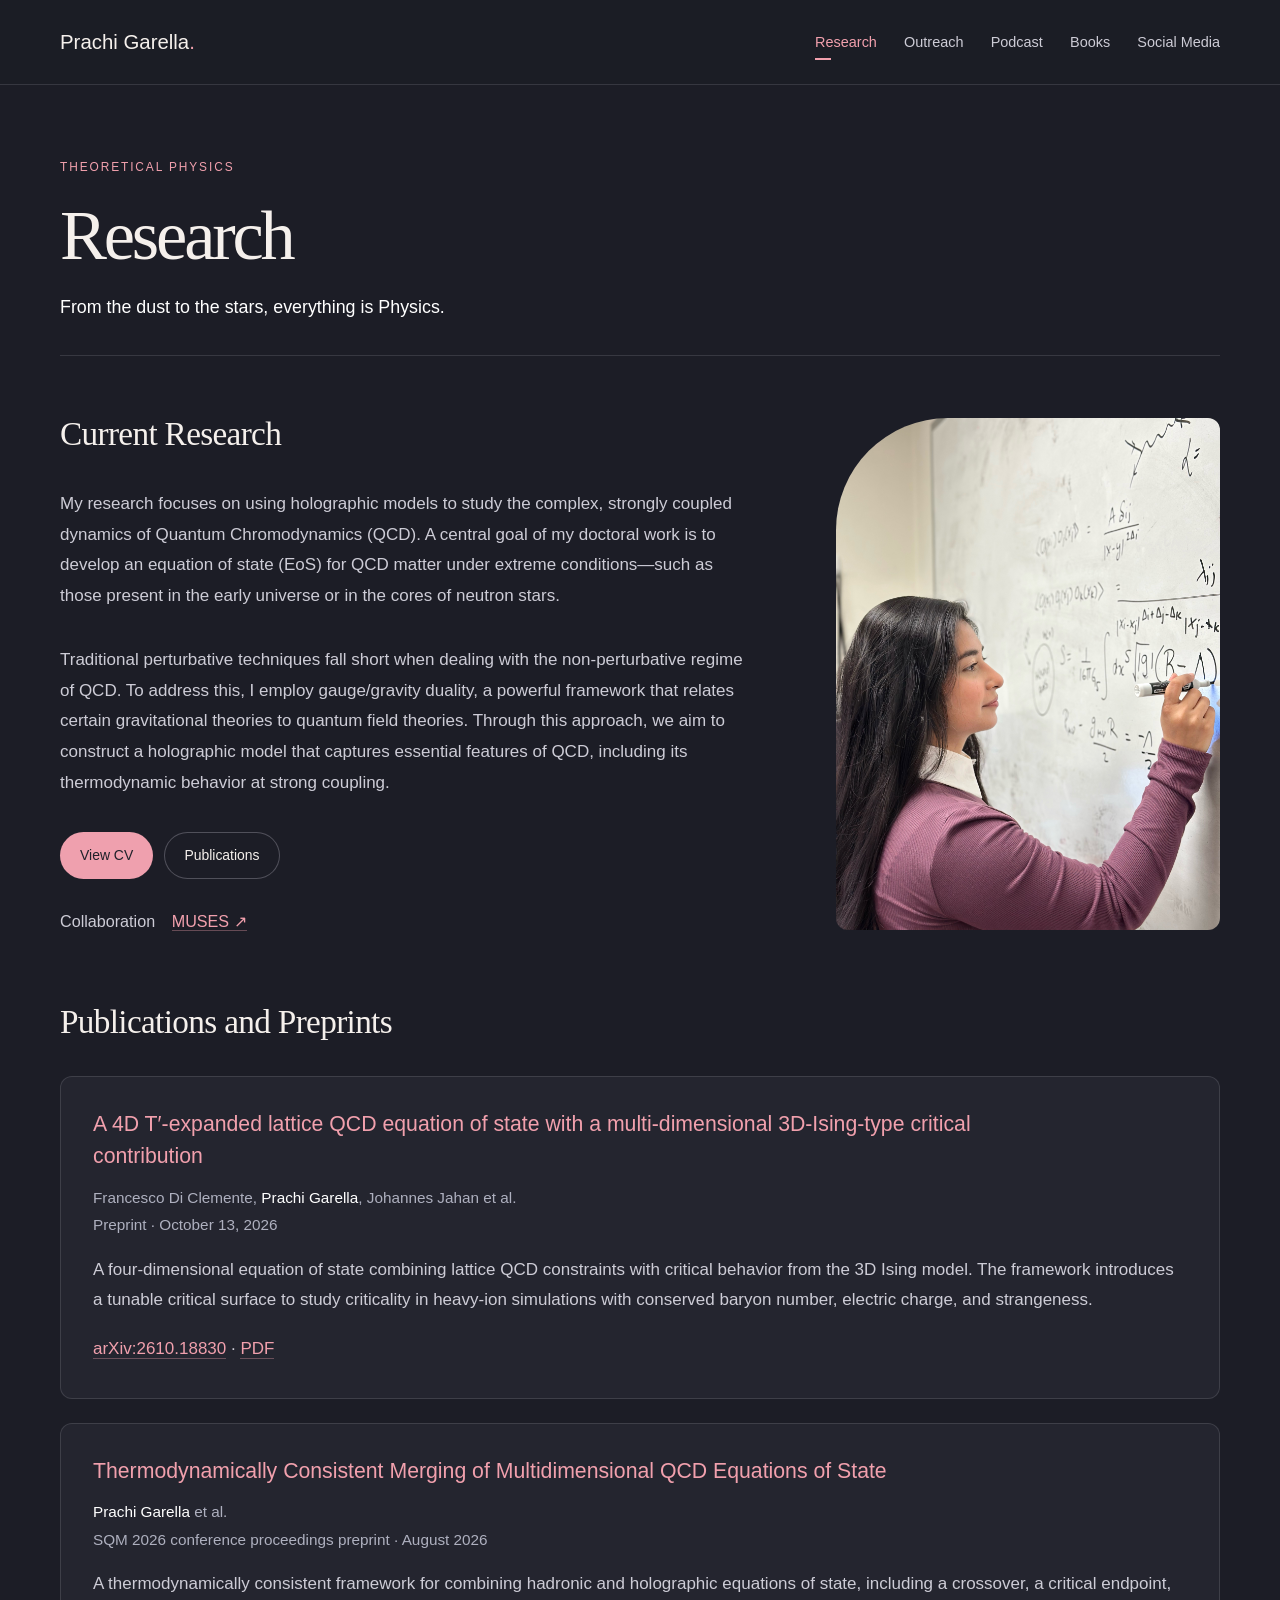
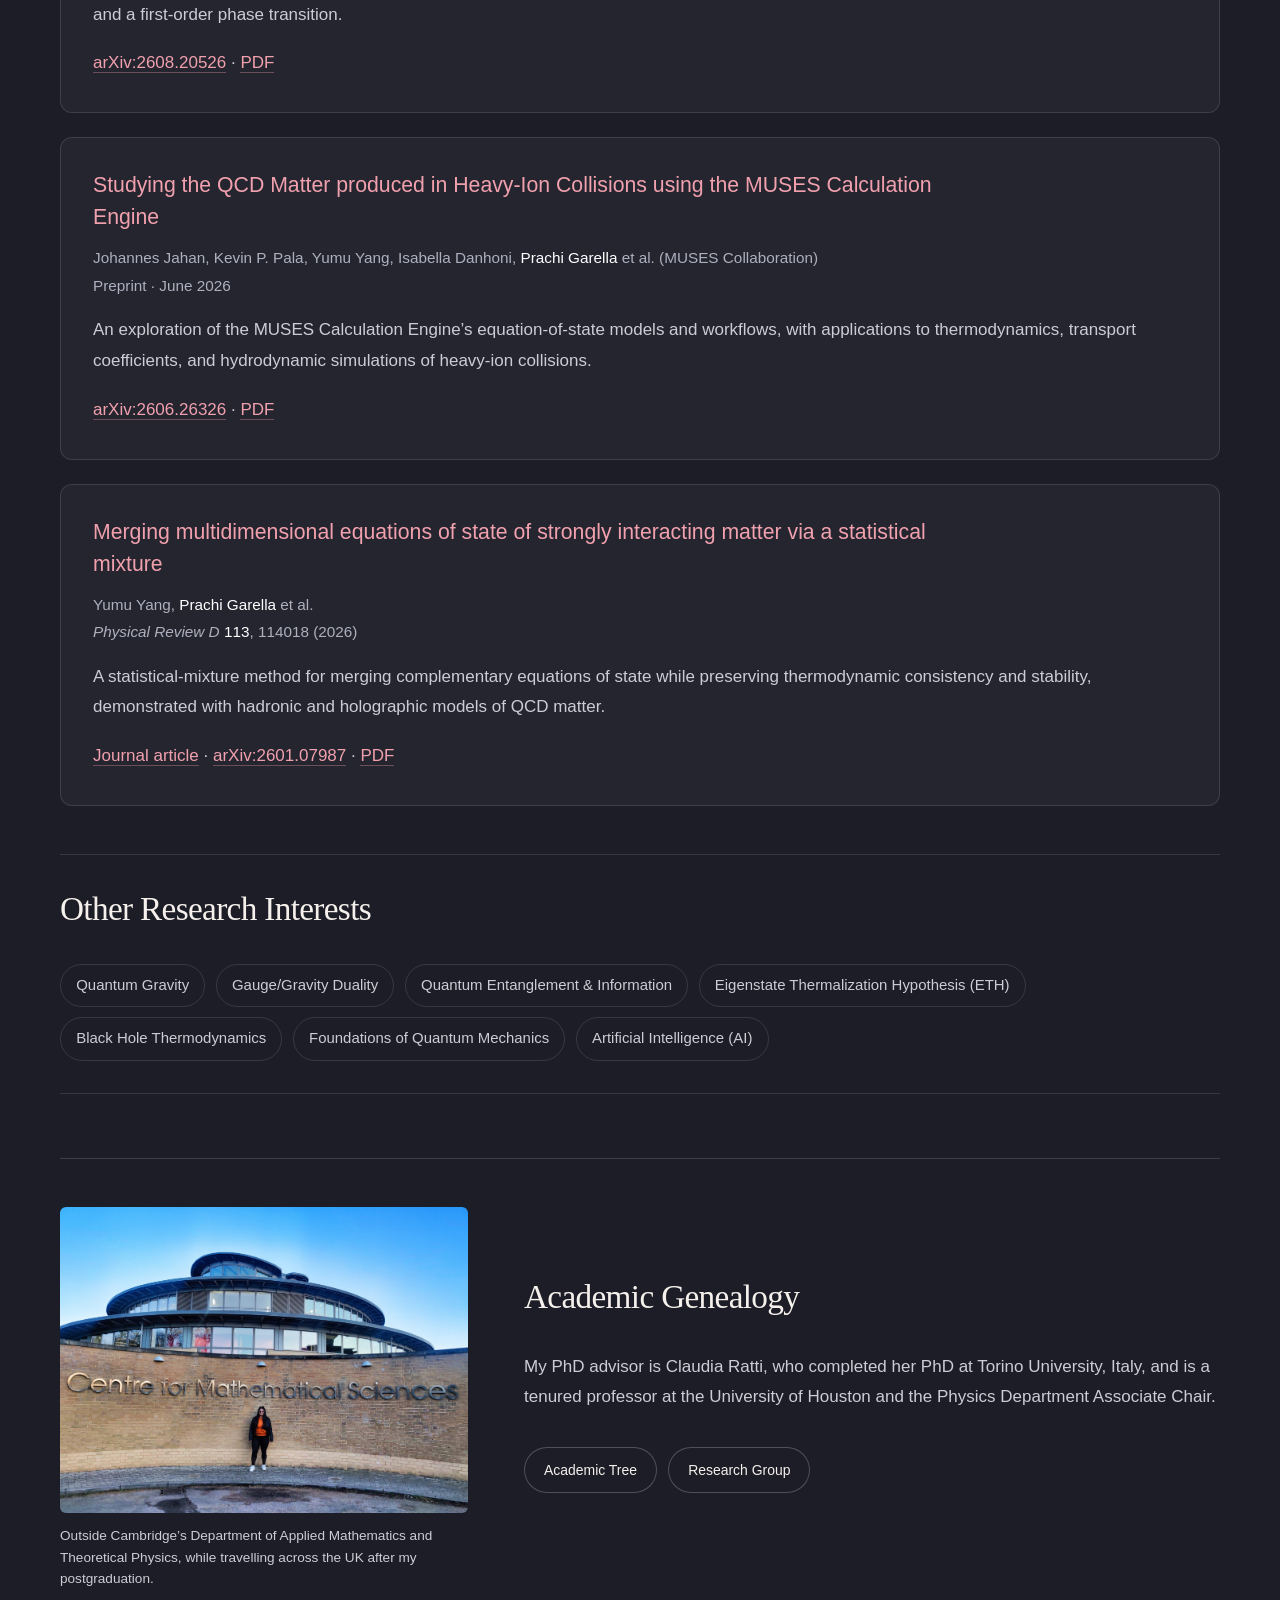
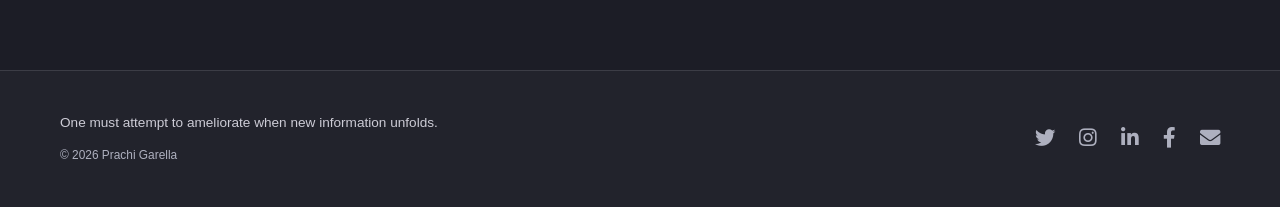
<file: Research.html>
<!DOCTYPE HTML>
<!--
	Landed by HTML5 UP
	html5up.net | @ajlkn
	Free for personal and commercial use under the CCA 3.0 license (html5up.net/license)
-->
<html lang="en">
	<head>
		<title>Research | Prachi Garella</title>
		<meta charset="utf-8" />
		<meta name="viewport" content="width=device-width, initial-scale=1" />
		<link rel="stylesheet" href="assets/css/main.css" />
  <link rel="stylesheet" href="assets/css/site.css?v=20260930-accessibility" />
  <script src="assets/js/site.js?v=20260929" defer></script>
		<link rel="stylesheet" href="assets/css/research.css?v=20261016-interests" />
		<noscript><link rel="stylesheet" href="assets/css/noscript.css" /></noscript>
	  <link rel="stylesheet" href="assets/css/theme.css?v=20260929-cohesive" />
  <meta name="description" content="Explore Prachi Garella’s research on QCD matter, holography, and equations of state, with links to publications, preprints, and her CV." />
  <link rel="canonical" href="https://prachigarella.com/Research.html" />
  <meta property="og:type" content="website" />
  <meta property="og:site_name" content="Prachi Garella" />
  <meta property="og:title" content="Research | Prachi Garella" />
  <meta property="og:description" content="Explore Prachi Garella’s research on QCD matter, holography, and equations of state, with links to publications, preprints, and her CV." />
  <meta property="og:url" content="https://prachigarella.com/Research.html" />
  <meta property="og:image" content="https://prachigarella.com/images/prachi-home.jpg" />
  <meta property="og:image:alt" content="Prachi Garella at Rocky Mountain National Park" />
  <meta name="twitter:card" content="summary_large_image" />
  <meta name="twitter:creator" content="@garellaprachi" />
</head>
	<body class="site-theme is-preload">
  <a class="site-skip" href="#main">Skip to content</a>
		<div id="page-wrapper">

			<!-- Header -->
				<header class="site-header">
    <div class="site-header-shell site-header-inner">
      <a class="site-brand" href="index.html" aria-label="Prachi Garella home">Prachi Garella<span aria-hidden="true">.</span></a>
      <nav class="site-desktop-nav" aria-label="Main navigation">
        <a href="Research.html" aria-current="page">Research</a>
        <a href="Outreach.html">Outreach</a>
        <a href="Podcast.html">Podcast</a>
        <a href="Book%20Blog.html">Books</a>
        <a href="Social-Media.html">Social Media</a>
      </nav>
      <details class="site-mobile-menu">
        <summary>Menu</summary>
        <nav aria-label="Mobile navigation">
          <a href="Research.html" aria-current="page">Research</a>
          <a href="Outreach.html">Outreach &amp; Public Talks</a>
          <a href="Podcast.html">The Knowmads Podcast</a>
          <a href="Book%20Blog.html">Book Blog</a>
          <a href="Social-Media.html">Social Media</a>
        </nav>
      </details>
    </div>
  </header>

			<!-- Main -->
				<main id="main" tabindex="-1" class="wrapper style1 research-page">
				<div class="container">
				<header class="major">
                        <p class="page-eyebrow">Theoretical physics</p>
				<h1>Research</h1>
				<p>From the dust to the stars, everything is Physics.</p>
				</header>
				<section class="research-intro" aria-labelledby="current-research-heading">
				<div>
				<h3 id="current-research-heading">Current Research</h3>
				<p>
				My research focuses on using holographic models to study the complex, strongly coupled dynamics of Quantum Chromodynamics (QCD). A central goal of my doctoral work is to develop an equation of state (EoS) for QCD matter under extreme conditions—such as those present in the early universe or in the cores of neutron stars.
				</p>
				<p>
				Traditional perturbative techniques fall short when dealing with the non-perturbative regime of QCD. To address this, I employ gauge/gravity duality, a powerful framework that relates certain gravitational theories to quantum field theories. Through this approach, we aim to construct a holographic model that captures essential features of QCD, including its thermodynamic behavior at strong coupling.
				</p>
				<ul class="actions research-actions">
				<li><a href="assets/resume.pdf?v=20261014" class="button primary">View CV</a></li>
				<li><a href="#publications" class="button">Publications</a></li>
				</ul>
				<p class="research-collaboration">Collaboration <a href="https://musesframework.io">MUSES <span aria-hidden="true">↗</span></a></p>
				</div>
				<figure class="research-portrait">
				<img src="images/white.jpeg" width="3024" height="4032" alt="Prachi Garella writing physics equations on a whiteboard" />
				</figure>
				</section>
				<section id="publications" aria-labelledby="publications-heading">
				<h3 id="publications-heading">Publications and Preprints</h3>
				<article class="publication">
				<h4><a href="https://arxiv.org/abs/2610.18830">A 4D T′-expanded lattice QCD equation of state with a multi-dimensional 3D-Ising-type critical contribution</a></h4>
				<p class="publication-meta">Francesco Di Clemente, <strong>Prachi Garella</strong>, Johannes Jahan et al.<br />
				Preprint · <time datetime="2026-10-13">October 13, 2026</time></p>
				<p>A four-dimensional equation of state combining lattice QCD constraints with critical behavior from the 3D Ising model. The framework introduces a tunable critical surface to study criticality in heavy-ion simulations with conserved baryon number, electric charge, and strangeness.</p>
				<p class="publication-links"><a href="https://arxiv.org/abs/2610.18830">arXiv:2610.18830</a> · <a href="https://arxiv.org/pdf/2610.18830" aria-label="Read PDF: A 4D T′-expanded lattice QCD equation of state with a multi-dimensional 3D-Ising-type critical contribution">PDF</a></p>
				</article>
				<article class="publication">
				<h4><a href="https://arxiv.org/abs/2608.20526">Thermodynamically Consistent Merging of Multidimensional QCD Equations of State</a></h4>
				<p class="publication-meta"><strong>Prachi Garella</strong> et al.<br />
				SQM 2026 conference proceedings preprint · August 2026</p>
				<p>A thermodynamically consistent framework for combining hadronic and holographic equations of state, including a crossover, a critical endpoint, and a first-order phase transition.</p>
				<p class="publication-links"><a href="https://arxiv.org/abs/2608.20526">arXiv:2608.20526</a> · <a href="https://arxiv.org/pdf/2608.20526" aria-label="Read PDF: Thermodynamically Consistent Merging of Multidimensional QCD Equations of State">PDF</a></p>
				</article>
				<article class="publication">
				<h4><a href="https://arxiv.org/abs/2606.26326">Studying the QCD Matter produced in Heavy-Ion Collisions using the MUSES Calculation Engine</a></h4>
				<p class="publication-meta">Johannes Jahan, Kevin P. Pala, Yumu Yang, Isabella Danhoni, <strong>Prachi Garella</strong> et al. (MUSES Collaboration)<br />
				Preprint · June 2026</p>
				<p>An exploration of the MUSES Calculation Engine’s equation-of-state models and workflows, with applications to thermodynamics, transport coefficients, and hydrodynamic simulations of heavy-ion collisions.</p>
				<p class="publication-links"><a href="https://arxiv.org/abs/2606.26326">arXiv:2606.26326</a> · <a href="https://arxiv.org/pdf/2606.26326" aria-label="Read PDF: Studying the QCD Matter produced in Heavy-Ion Collisions using the MUSES Calculation Engine">PDF</a></p>
				</article>
				<article class="publication">
				<h4><a href="https://doi.org/10.1103/pvtc-zdyw">Merging multidimensional equations of state of strongly interacting matter via a statistical mixture</a></h4>
				<p class="publication-meta">Yumu Yang, <strong>Prachi Garella</strong> et al.<br />
				<em>Physical Review D</em> <strong>113</strong>, 114018 (2026)</p>
				<p>A statistical-mixture method for merging complementary equations of state while preserving thermodynamic consistency and stability, demonstrated with hadronic and holographic models of QCD matter.</p>
				<p class="publication-links"><a href="https://doi.org/10.1103/pvtc-zdyw">Journal article</a> · <a href="https://arxiv.org/abs/2601.07987">arXiv:2601.07987</a> · <a href="https://arxiv.org/pdf/2601.07987" aria-label="Read PDF: Merging multidimensional equations of state of strongly interacting matter via a statistical mixture">PDF</a></p>
				</article>
				</section>
				<section class="research-topics" aria-labelledby="interests-heading">
				<h3 id="interests-heading">Other Research Interests</h3>
				<ul class="research-interests">
				    <li>Quantum Gravity</li>
				    <li>Gauge/Gravity Duality</li>
				    <li>Quantum Entanglement &amp; Information</li>
				    <li>Eigenstate Thermalization Hypothesis (ETH)</li>
				    <li>Black Hole Thermodynamics</li>
				    <li>Foundations of Quantum Mechanics</li>
				    <li>Artificial Intelligence (AI)</li>
				  </ul>
				</section>
				<section class="research-genealogy" aria-labelledby="genealogy-heading">
				<figure>
				<img src="images/ambridge.JPG" width="4096" height="3075" loading="lazy" alt="Prachi Garella outside the Department of Applied Mathematics and Theoretical Physics at the University of Cambridge" />
				<figcaption>Outside Cambridge’s Department of Applied Mathematics and Theoretical Physics, while travelling across the UK after my postgraduation.</figcaption>
				</figure>
				<div>
				<h3 id="genealogy-heading">Academic Genealogy</h3>
				<p>My PhD advisor is Claudia Ratti, who completed her PhD at Torino University, Italy, and is a tenured professor at the University of Houston and the Physics Department Associate Chair.</p>
				<ul class="actions research-actions">
				<li><a href="https://academictree.org/physics/tree.php?pid=927109&amp;fontsize=1&amp;pnodecount=4&amp;cnodecount=2" class="button">Academic Tree</a></li>
				<li><a href="https://nsmn1.uh.edu/cratti/Nuclear_Theory_Group/index.html" class="button">Research Group</a></li>
				</ul>
				</div>
				</section>
				<!-- Accessible Work temporarily hidden. Remove this comment to restore.
														<hr />
												<h3>Accessible Work</h3>
													<ul><li><a href="/assets/GP1.pdf" class="">Dualities Probing QCD (GP)</a></li>
														<li><a href="/assets/Blackhole_Information_ParadoxOG.pdf" class="">Black hole Information Paradox: Review</a></li>
														<li><a href="/assets/QCD-2.pdf" class="">Entanglement and Thermalisation in QCD: Review</a></li>
														<li><a href="/assets/AdS:QCD.pdf" class="">Introduction to AdS/QCD (GP)</a></li></ul>
												-->
				</div>
				</main>

			<!-- Footer -->
				<footer class="site-footer">
    <div class="site-footer-shell site-footer-inner">
      <div>
        <p>One must attempt to ameliorate when new information unfolds.</p>
        <small>&copy; <span data-copyright-year>2026</span> Prachi Garella</small>
      </div>
      <nav aria-label="Social profiles">
        <a href="https://x.com/garellaprachi" aria-label="X / Twitter"><span class="icon brands fa-twitter" aria-hidden="true"></span></a>
        <a href="https://www.instagram.com/prachigarella/" aria-label="Instagram"><span class="icon brands fa-instagram" aria-hidden="true"></span></a>
        <a href="https://www.linkedin.com/in/prachigarella/" aria-label="LinkedIn"><span class="icon brands fa-linkedin-in" aria-hidden="true"></span></a>
        <a href="https://www.facebook.com/prachigarella" aria-label="Facebook"><span class="icon brands fa-facebook-f" aria-hidden="true"></span></a>
        <a href="mailto:prachigarella@prachigarella.com" aria-label="Email"><span class="icon solid fa-envelope" aria-hidden="true"></span></a>
      </nav>
    </div>
  </footer>

		</div>

		<!-- Scripts -->
			<script src="assets/js/jquery.min.js"></script>
			<script src="assets/js/jquery.scrolly.min.js"></script>
			<script src="assets/js/jquery.dropotron.min.js"></script>
			<script src="assets/js/jquery.scrollex.min.js"></script>
			<script src="assets/js/browser.min.js"></script>
			<script src="assets/js/breakpoints.min.js"></script>
			<script src="assets/js/util.js"></script>
			<script src="assets/js/main.js?v=20260929-shared-header"></script>

	</body>
</html>
</file>
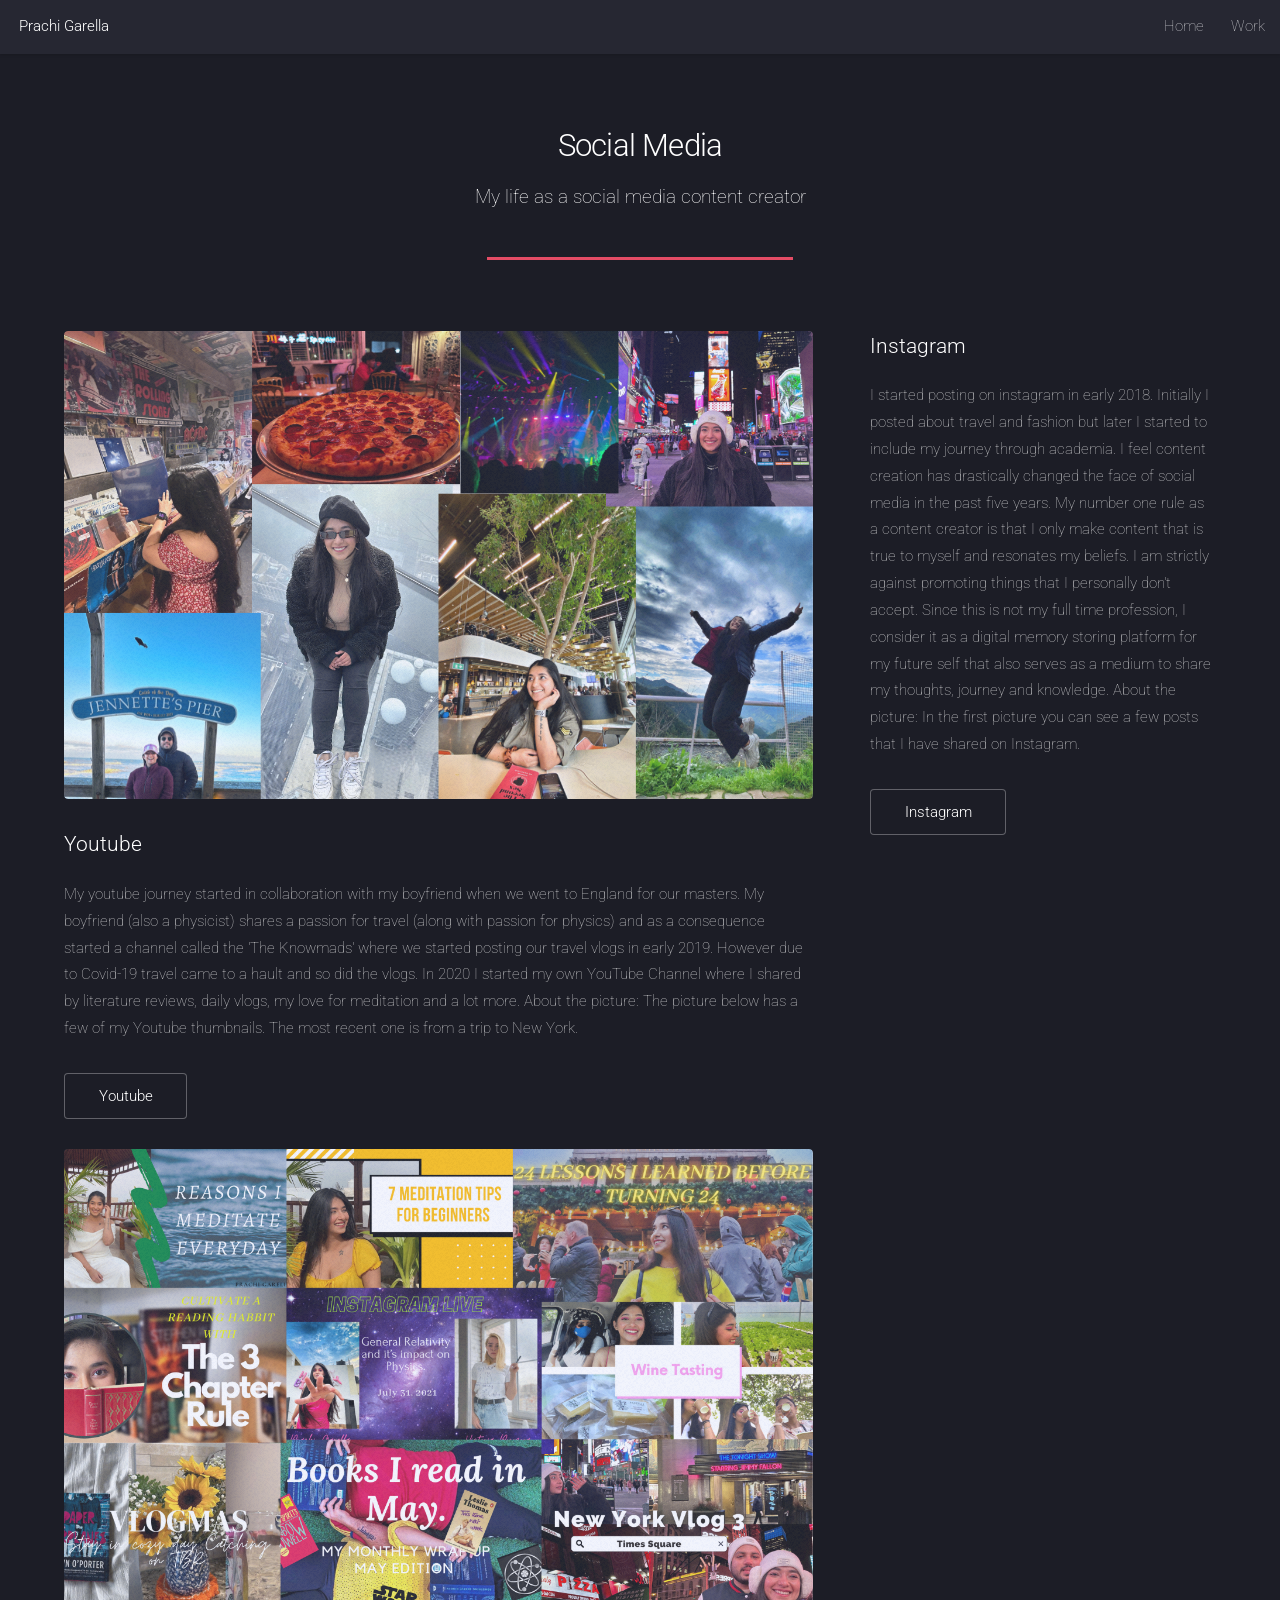
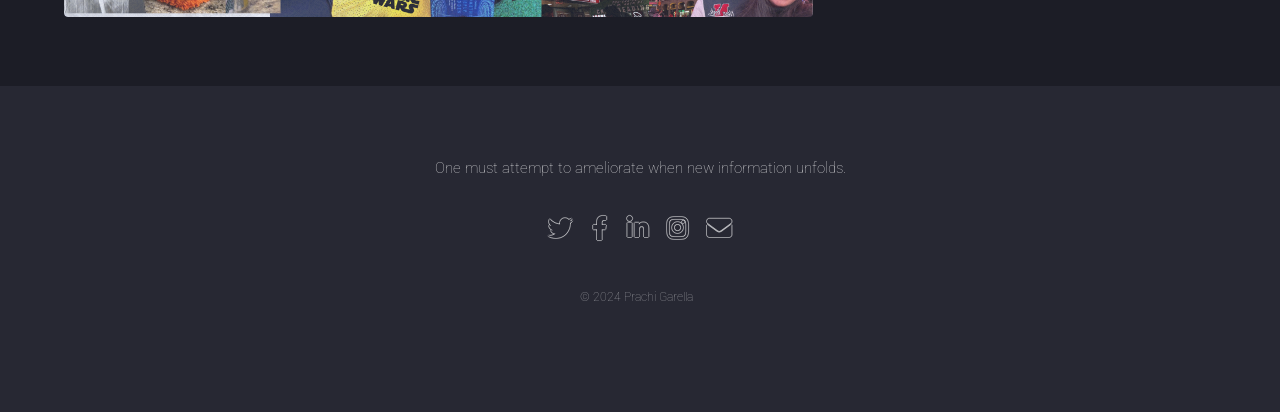
<file: right-sidebar.html>
<!DOCTYPE HTML>
<!--
	Landed by HTML5 UP
	html5up.net | @ajlkn
	Free for personal and commercial use under the CCA 3.0 license (html5up.net/license)
-->
<html>
	<head>
		<title>Prachi Garella</title>
		<meta charset="utf-8" />
		<meta name="viewport" content="width=device-width, initial-scale=1, user-scalable=no" />
		<link rel="stylesheet" href="assets/css/main.css" />
		<noscript><link rel="stylesheet" href="assets/css/noscript.css" /></noscript>
	</head>
	<body class="is-preload">
		<div id="page-wrapper">

			<!-- Header -->
				<header id="header">
					<h1 id="logo"><a href="index.html">Prachi Garella</a></h1>
					<nav id="nav">
						<ul>
							<li><a href="index.html">Home</a></li>
							<li>
								<a href="#">Work</a>
								<ul>
									<li><a href="left-sidebar.html">Research</a></li>
									<li><a href="Podcast.html">Podcast</a></li>
									<li><a href="right-sidebar.html">Social Media</a></li>
									<li><a href="no-sidebar.html">Outreach</a></li>
									<li><a href="Book Blog.html">Book Blog</a></li>
									
								</ul>
							</li>
							<!-- <li><a href="elements.html">Elements</a></li> -->
							
						</ul>
					</nav>
				</header>

			<!-- Main -->
				<div id="main" class="wrapper style1">
					<div class="container">
						<header class="major">
							<h2>Social Media</h2>
							<p>My life as a social media content creator</p>
						</header>
						<div class="row gtr-150">
							<div class="col-8 col-12-medium">

								<!-- Content -->
									<section id="content">
										<a href="#" class="image fit"><img src="images/Instagram.png" alt="" /></a>
										<h3>Youtube</h3>
										<p>My youtube journey started in collaboration with my boyfriend when we went to England for our masters. My boyfriend (also a physicist) shares a passion for travel (along with passion for physics) and as a consequence started a channel called the 'The Knowmads' where we started posting our travel vlogs in early 2019. However due to Covid-19 travel came to a hault and so did the vlogs. In 2020 I started my own YouTube Channel where I shared by literature reviews, daily vlogs, my love for meditation and a lot more. About the picture: The picture below has a few of my Youtube thumbnails. The most recent one is from a trip to New York.  </p>
										<footer>
											<ul class="actions">
												<li><a href="https://www.youtube.com/prachigarella" class="button">Youtube</a></li>
											</ul>
										</footer>
										<a href="#" class="image fit"><img src="images/Youtube.png" alt="" /></a>
									</section>

							</div>
							<div class="col-4 col-12-medium">

								<!-- Sidebar -->
									<section id="sidebar">
										<section>
											<h3>Instagram</h3>
											<p> I started posting on instagram in early 2018. Initially I posted about travel and fashion but later I started to include my journey through academia. I feel content creation has drastically changed the face of social media in the past five years. My number one rule as a content creator is that I only make content that is true to myself and resonates my beliefs. I am strictly against promoting things that I personally don't accept. Since this is not my full time profession, I consider it as a digital memory storing platform for my future self that also serves as a medium to share my thoughts, journey and knowledge.
												About the picture: In the first picture you can see a few posts that I have shared on Instagram. </p>
											<footer>
												<ul class="actions">
													<li><a href="https://www.instagram.com/prachigarella" class="button">Instagram</a></li>
												</ul>
											</footer>
										
											
											
											
												</ul>
											</footer>
										</section>
									</section>

							</div>
						</div>
					</div>
				</div>

			<!-- Footer -->
				<footer id="footer">
					<p>One must attempt to ameliorate when new information unfolds.
					</p>
					<ul class="icons">
						<ul class="icons">
							<li><a href="https://twitter.com/garellaprachi" class="icon brands alt fa-twitter"><span class="label">Twitter</span></a></li>
							<li><a href="https://www.facebook.com/prachigarella" class="icon brands alt fa-facebook-f"><span class="label">Facebook</span></a></li>
							<li><a href="https://www.linkedin.com/in/prachigarella/" class="icon brands alt fa-linkedin-in"><span class="label">LinkedIn</span></a></li>
							<li><a href="https://www.instagram.com/prachigarella/" class="icon brands alt fa-instagram"><span class="label">Instagram</span></a></li>
							<li><a href="mailto:prachigarella@prachigarella.com" class="icon solid alt fa-envelope"><span class="label">Email</span></a></li>
						</ul>
						<ul class="copyright">
							<li>&copy; 2024 Prachi Garella</li>
						</ul>
					</footer>
				</footer>

		</div>

		<!-- Scripts -->
			<script src="assets/js/jquery.min.js"></script>
			<script src="assets/js/jquery.scrolly.min.js"></script>
			<script src="assets/js/jquery.dropotron.min.js"></script>
			<script src="assets/js/jquery.scrollex.min.js"></script>
			<script src="assets/js/browser.min.js"></script>
			<script src="assets/js/breakpoints.min.js"></script>
			<script src="assets/js/util.js"></script>
			<script src="assets/js/main.js"></script>

	</body>
</html>
</file>
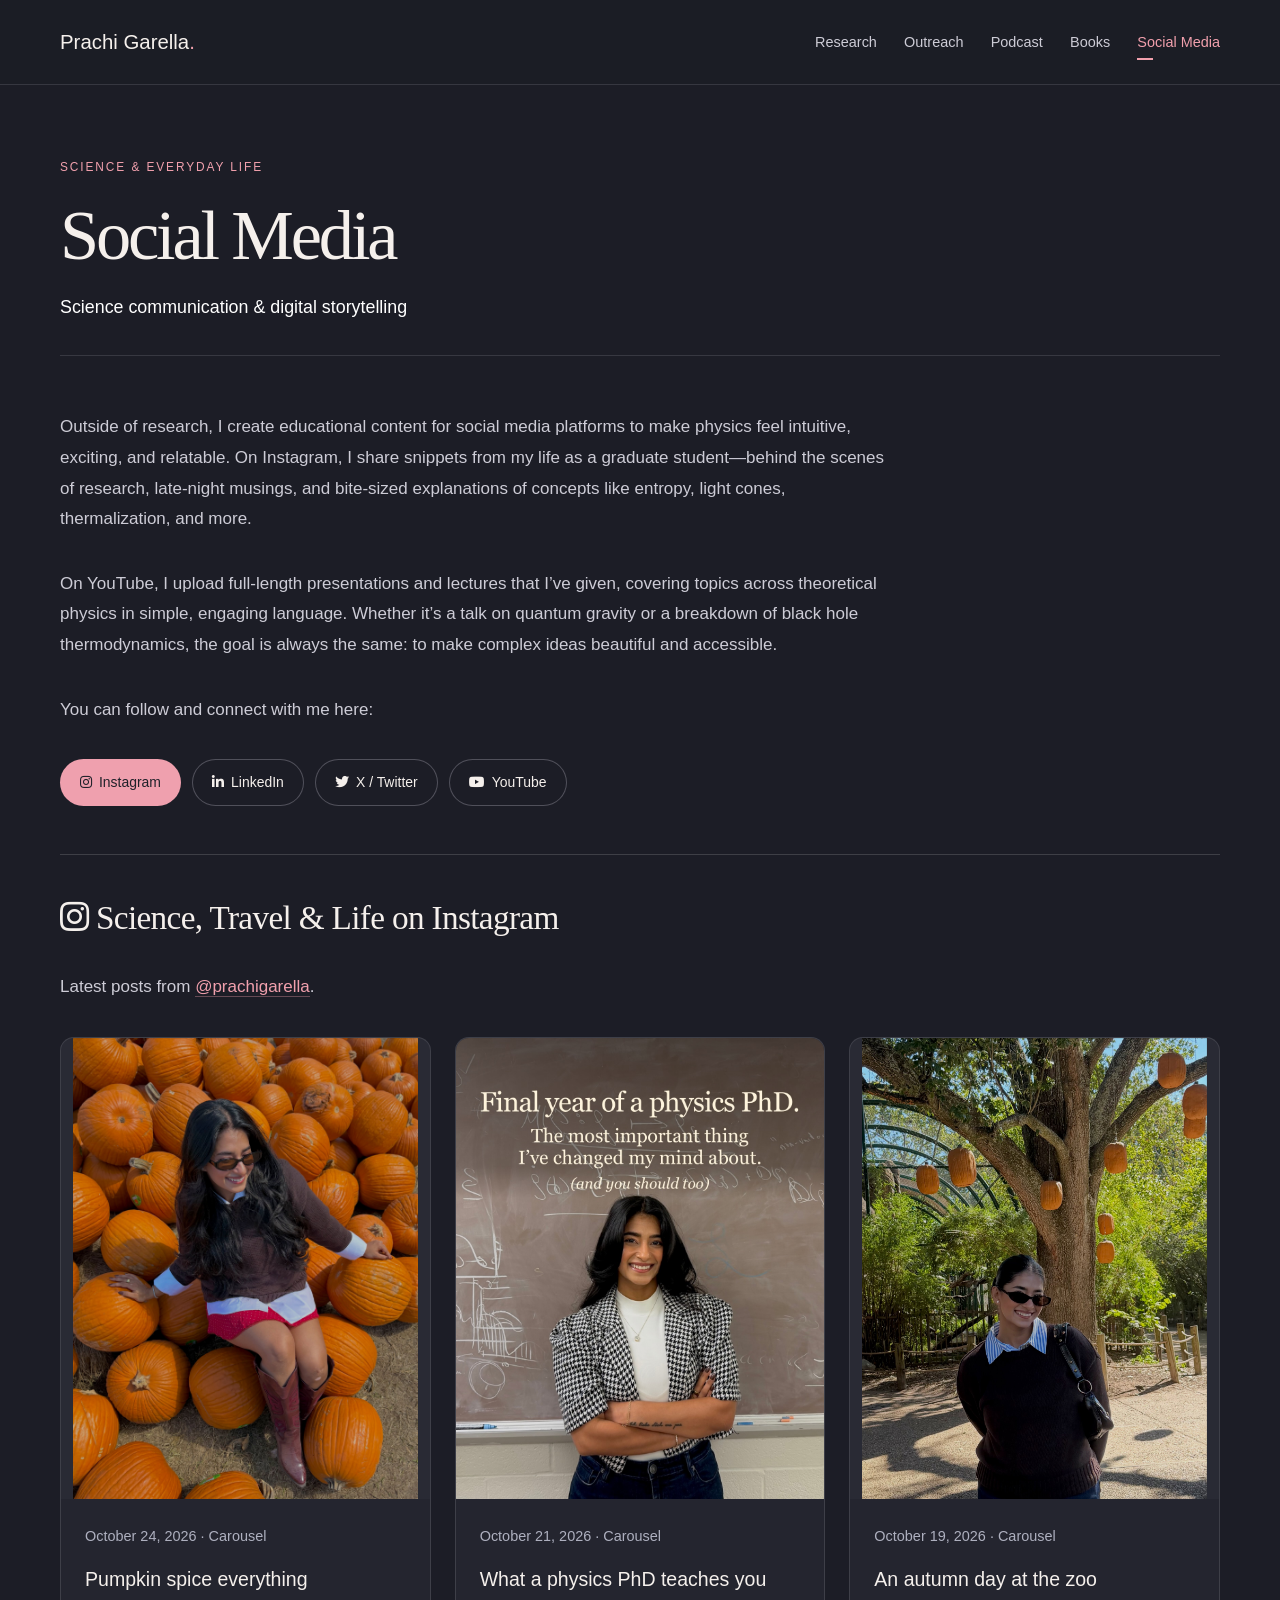
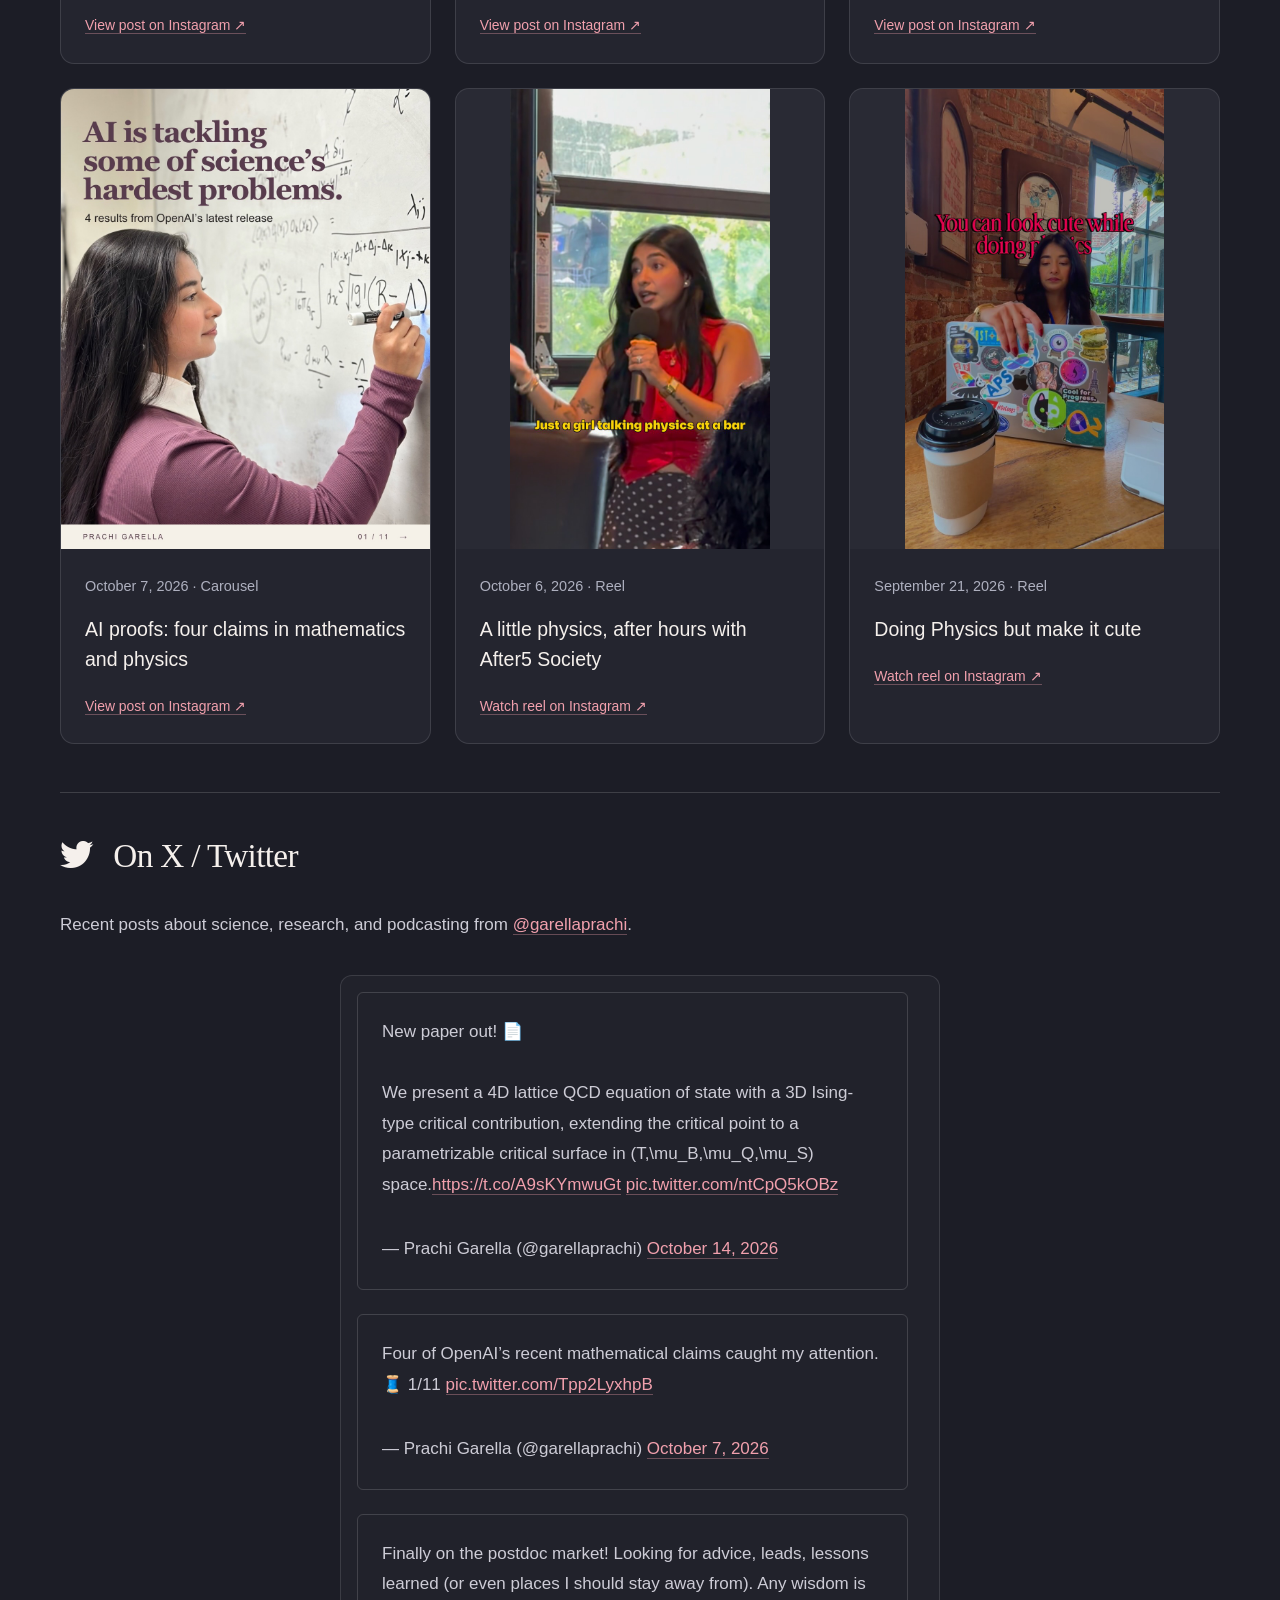
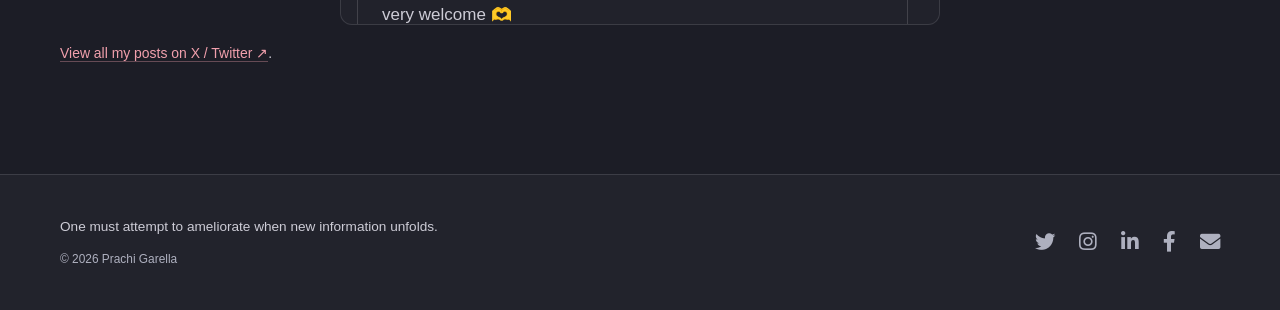
<file: Social-Media.html>
<!DOCTYPE HTML>
<html lang="en">
	<head>
		<title>Social Media | Prachi Garella</title>
		<meta charset="utf-8" />
		<meta name="viewport" content="width=device-width, initial-scale=1" />
		<link rel="stylesheet" href="assets/css/main.css" />
  <link rel="stylesheet" href="assets/css/site.css?v=20260930-accessibility" />
  <script src="assets/js/site.js?v=20260929" defer></script>
		<link rel="stylesheet" href="assets/css/social-media.css?v=20260929-three-posts" />
		<noscript><link rel="stylesheet" href="assets/css/noscript.css" /></noscript>
	  <link rel="stylesheet" href="assets/css/theme.css?v=20260929-cohesive" />
  <meta name="description" content="Physics, science communication, travel, and everyday life from Prachi Garella’s Instagram and X profiles." />
  <link rel="canonical" href="https://prachigarella.com/Social-Media.html" />
  <meta property="og:type" content="website" />
  <meta property="og:site_name" content="Prachi Garella" />
  <meta property="og:title" content="Social Media | Prachi Garella" />
  <meta property="og:description" content="Physics, science communication, travel, and everyday life from Prachi Garella’s Instagram and X profiles." />
  <meta property="og:url" content="https://prachigarella.com/Social-Media.html" />
  <meta property="og:image" content="https://prachigarella.com/images/prachi-home.jpg" />
  <meta property="og:image:alt" content="Prachi Garella at Rocky Mountain National Park" />
  <meta name="twitter:card" content="summary_large_image" />
  <meta name="twitter:creator" content="@garellaprachi" />
</head>
	<body class="site-theme is-preload">
  <a class="site-skip" href="#main">Skip to content</a>
		<div id="page-wrapper">

			<!-- Header -->
			<header class="site-header">
    <div class="site-header-shell site-header-inner">
      <a class="site-brand" href="index.html" aria-label="Prachi Garella home">Prachi Garella<span aria-hidden="true">.</span></a>
      <nav class="site-desktop-nav" aria-label="Main navigation">
        <a href="Research.html">Research</a>
        <a href="Outreach.html">Outreach</a>
        <a href="Podcast.html">Podcast</a>
        <a href="Book%20Blog.html">Books</a>
        <a href="Social-Media.html" aria-current="page">Social Media</a>
      </nav>
      <details class="site-mobile-menu">
        <summary>Menu</summary>
        <nav aria-label="Mobile navigation">
          <a href="Research.html">Research</a>
          <a href="Outreach.html">Outreach &amp; Public Talks</a>
          <a href="Podcast.html">The Knowmads Podcast</a>
          <a href="Book%20Blog.html">Book Blog</a>
          <a href="Social-Media.html" aria-current="page">Social Media</a>
        </nav>
      </details>
    </div>
  </header>

			<!-- Main -->
			<div role="main" id="main" tabindex="-1" class="wrapper style1 social-page">
				<div class="container">
					<header class="major">
                        <p class="page-eyebrow">Science &amp; everyday life</p>
						<h1>Social Media</h1>
						<p>Science communication &amp; digital storytelling</p>
					</header>
					<section>
						<p>
							Outside of research, I create educational content for social media platforms to make physics feel intuitive, exciting, and relatable. On Instagram, I share snippets from my life as a graduate student—behind the scenes of research, late-night musings, and bite-sized explanations of concepts like entropy, light cones, thermalization, and more.
						</p>
						<p>
							On YouTube, I upload full-length presentations and lectures that I’ve given, covering topics across theoretical physics in simple, engaging language. Whether it’s a talk on quantum gravity or a breakdown of black hole thermodynamics, the goal is always the same: to make complex ideas beautiful and accessible.
						</p>
						<p>
							You can follow and connect with me here:
						</p>
						<ul class="actions social-links">
							<li><a href="https://www.instagram.com/prachigarella" class="button primary icon brands fa-instagram" target="_blank" rel="noopener noreferrer">Instagram</a></li>
							<li><a href="https://www.linkedin.com/in/prachigarella/" class="button icon brands fa-linkedin-in" target="_blank" rel="noopener noreferrer">LinkedIn</a></li>
							<li><a href="https://x.com/garellaprachi" class="button icon brands fa-twitter" target="_blank" rel="noopener noreferrer">X / Twitter</a></li>
							<li><a href="https://www.youtube.com/prachigarella" class="button icon brands fa-youtube" target="_blank" rel="noopener noreferrer">YouTube</a></li>
						</ul>
					</section>
<section class="instagram-section" aria-labelledby="instagram-heading">
<h3 id="instagram-heading"><span class="icon brands fa-instagram" aria-hidden="true"></span> Science, Travel &amp; Life on Instagram</h3>
<p>Latest posts from <a href="https://www.instagram.com/prachigarella/">@prachigarella</a>.</p>
<div class="instagram-grid">
<article class="instagram-card">
<a class="instagram-preview" href="https://www.instagram.com/p/De5S_elDnSH/" target="_blank" rel="noopener noreferrer" aria-label="View post on Instagram: Pumpkin spice everything">
<img src="images/instagram-De5S_elDnSH.jpg" width="3071" height="4096" loading="lazy" alt="Prachi sitting among orange pumpkins" />
</a>
<div class="instagram-card-copy">
<p class="social-post-date"><time datetime="2026-10-24">October 24, 2026</time> · Carousel</p>
<h4>Pumpkin spice everything</h4>
<p class="social-direct-link"><a href="https://www.instagram.com/p/De5S_elDnSH/" target="_blank" rel="noopener noreferrer">View post on Instagram <span aria-hidden="true">↗</span></a></p>
</div>
</article>
<article class="instagram-card">
<a class="instagram-preview" href="https://www.instagram.com/p/DevaUW1iT1Y/" target="_blank" rel="noopener noreferrer" aria-label="View post on Instagram: What a physics PhD teaches you">
<img src="images/instagram-DevaUW1iT1Y.jpg" width="1080" height="1350" loading="lazy" alt="Prachi at a chalkboard introducing a reflection on the final year of a physics PhD" />
</a>
<div class="instagram-card-copy">
<p class="social-post-date"><time datetime="2026-10-21">October 21, 2026</time> · Carousel</p>
<h4>What a physics PhD teaches you</h4>
<p class="social-direct-link"><a href="https://www.instagram.com/p/DevaUW1iT1Y/" target="_blank" rel="noopener noreferrer">View post on Instagram <span aria-hidden="true">↗</span></a></p>
</div>
</article>
<article class="instagram-card">
<a class="instagram-preview" href="https://www.instagram.com/p/DeqYvvbjkRF/" target="_blank" rel="noopener noreferrer" aria-label="View post on Instagram: An autumn day at the zoo">
<img src="images/instagram-DeqYvvbjkRF.jpg" width="2599" height="3465" loading="lazy" alt="Prachi at the zoo beneath a tree decorated with pumpkins" />
</a>
<div class="instagram-card-copy">
<p class="social-post-date"><time datetime="2026-10-19">October 19, 2026</time> · Carousel</p>
<h4>An autumn day at the zoo</h4>
<p class="social-direct-link"><a href="https://www.instagram.com/p/DeqYvvbjkRF/" target="_blank" rel="noopener noreferrer">View post on Instagram <span aria-hidden="true">↗</span></a></p>
</div>
</article>
<article class="instagram-card">
<a class="instagram-preview" href="https://www.instagram.com/p/DeNYd92DrFE/" target="_blank" rel="noopener noreferrer" aria-label="View post on Instagram: AI proofs: four claims in mathematics and physics">
<img src="images/instagram-DeNYd92DrFE.jpg" width="1080" height="1350" loading="lazy" alt="Prachi at a whiteboard introducing four reported AI results in mathematics and physics" />
</a>
<div class="instagram-card-copy">
<p class="social-post-date"><time datetime="2026-10-07">October 7, 2026</time> · Carousel</p>
<h4>AI proofs: four claims in mathematics and physics</h4>
<p class="social-direct-link"><a href="https://www.instagram.com/p/DeNYd92DrFE/" target="_blank" rel="noopener noreferrer">View post on Instagram <span aria-hidden="true">↗</span></a></p>
</div>
</article>
<article class="instagram-card">
<a class="instagram-preview" href="https://www.instagram.com/reel/DeI84pCgK6v/" target="_blank" rel="noopener noreferrer" aria-label="Watch reel on Instagram: A little physics, after hours with After5 Society">
<img src="images/instagram-DeI84pCgK6v.jpg" width="720" height="1280" loading="lazy" alt="Prachi speaking into a microphone during an After5 Society public talk" />
</a>
<div class="instagram-card-copy">
<p class="social-post-date"><time datetime="2026-10-06">October 6, 2026</time> · Reel</p>
<h4>A little physics, after hours with After5 Society</h4>
<p class="social-direct-link"><a href="https://www.instagram.com/reel/DeI84pCgK6v/" target="_blank" rel="noopener noreferrer">Watch reel on Instagram <span aria-hidden="true">↗</span></a></p>
</div>
</article>
<article class="instagram-card">
<a class="instagram-preview" href="https://www.instagram.com/reel/DdjwUNgJki0/" target="_blank" rel="noopener noreferrer" aria-label="Watch reel on Instagram: Doing Physics but make it cute">
<img src="images/instagram-DdjwUNgJki0.jpg" width="720" height="1280" loading="lazy" alt="Preview of Doing Physics but make it cute" />
</a>
<div class="instagram-card-copy">
<p class="social-post-date"><time datetime="2026-09-21">September 21, 2026</time> · Reel</p>
<h4>Doing Physics but make it cute</h4>
<p class="social-direct-link"><a href="https://www.instagram.com/reel/DdjwUNgJki0/" target="_blank" rel="noopener noreferrer">Watch reel on Instagram <span aria-hidden="true">↗</span></a></p>
</div>
</article>
</div>
</section>
					<div class="social-features">
						<section class="social-feature twitter-section" aria-labelledby="twitter-heading">
<h3 id="twitter-heading"><span class="icon brands fa-twitter" aria-hidden="true"></span> On X / Twitter</h3>
<p>Recent posts about science, research, and podcasting from <a href="https://x.com/garellaprachi">@garellaprachi</a>.</p>
<div class="twitter-scroll" role="region" aria-label="Scrollable X / Twitter posts" tabindex="0">
<div class="twitter-post">
<blockquote class="twitter-tweet" data-width="550" data-dnt="true" data-theme="dark"><p lang="en" dir="ltr">New paper out! 📄<br><br>We present a 4D lattice QCD equation of state with a 3D Ising-type critical contribution, extending the critical point to a parametrizable critical surface in (T,\mu_B,\mu_Q,\mu_S) space.<a href="https://t.co/A9sKYmwuGt">https://t.co/A9sKYmwuGt</a> <a href="https://t.co/ntCpQ5kOBz">pic.twitter.com/ntCpQ5kOBz</a></p>&mdash; Prachi Garella (@garellaprachi) <a href="https://x.com/garellaprachi/status/2110445325320130962?ref_src=twsrc%5Etfw">October 14, 2026</a></blockquote>
</div>
<div class="twitter-post">
<blockquote class="twitter-tweet" data-width="550" data-dnt="true" data-theme="dark"><p lang="en" dir="ltr">Four of OpenAI’s recent mathematical claims caught my attention. 🧵 1/11 <a href="https://t.co/Tpp2LyxhpB">pic.twitter.com/Tpp2LyxhpB</a></p>&mdash; Prachi Garella (@garellaprachi) <a href="https://x.com/garellaprachi/status/2107959306347831673?ref_src=twsrc%5Etfw">October 7, 2026</a></blockquote>
</div>
<div class="twitter-post">
<blockquote class="twitter-tweet" data-width="550" data-dnt="true" data-theme="dark"><p lang="en" dir="ltr">Finally on the postdoc market! Looking for advice, leads, lessons learned (or even places I should stay away from). Any wisdom is very welcome 🫶</p>&mdash; Prachi Garella (@garellaprachi) <a href="https://x.com/garellaprachi/status/2107228279073644927?ref_src=twsrc%5Etfw">October 5, 2026</a></blockquote>
</div>
<div class="twitter-post">
<blockquote class="twitter-tweet" data-width="550" data-dnt="true" data-theme="dark"><p lang="en" dir="ltr">I tweeted this exactly 1 year ago! <a href="https://t.co/P8wN5ntqFy">https://t.co/P8wN5ntqFy</a></p>&mdash; Prachi Garella (@garellaprachi) <a href="https://x.com/garellaprachi/status/2105366647678861451?ref_src=twsrc%5Etfw">September 30, 2026</a></blockquote>
</div>
</div>
<p class="social-direct-link"><a href="https://x.com/garellaprachi" target="_blank" rel="noopener noreferrer">View all my posts on X / Twitter <span aria-hidden="true">↗</span></a>.</p>
</section>
					</div>
				</div>
			</div>

			<!-- Footer -->
			<footer class="site-footer">
    <div class="site-footer-shell site-footer-inner">
      <div>
        <p>One must attempt to ameliorate when new information unfolds.</p>
        <small>&copy; <span data-copyright-year>2026</span> Prachi Garella</small>
      </div>
      <nav aria-label="Social profiles">
        <a href="https://x.com/garellaprachi" aria-label="X / Twitter"><span class="icon brands fa-twitter" aria-hidden="true"></span></a>
        <a href="https://www.instagram.com/prachigarella/" aria-label="Instagram"><span class="icon brands fa-instagram" aria-hidden="true"></span></a>
        <a href="https://www.linkedin.com/in/prachigarella/" aria-label="LinkedIn"><span class="icon brands fa-linkedin-in" aria-hidden="true"></span></a>
        <a href="https://www.facebook.com/prachigarella" aria-label="Facebook"><span class="icon brands fa-facebook-f" aria-hidden="true"></span></a>
        <a href="mailto:prachigarella@prachigarella.com" aria-label="Email"><span class="icon solid fa-envelope" aria-hidden="true"></span></a>
      </nav>
    </div>
  </footer>

		</div>

		<script async src="https://platform.x.com/widgets.js" charset="utf-8"></script>

		<!-- Scripts -->
		<script src="assets/js/jquery.min.js"></script>
		<script src="assets/js/jquery.scrolly.min.js"></script>
		<script src="assets/js/jquery.dropotron.min.js"></script>
		<script src="assets/js/jquery.scrollex.min.js"></script>
		<script src="assets/js/browser.min.js"></script>
		<script src="assets/js/breakpoints.min.js"></script>
		<script src="assets/js/util.js"></script>
		<script src="assets/js/main.js?v=20260929-shared-header"></script>

	</body>
</html>
</file>
<file: assets/css/site.css>
/* Shared navigation for every page. */
.site-header {
  position: sticky;
  top: 0;
  z-index: 100;
  background: rgba(28, 29, 38, 0.97);
  border-bottom: 1px solid rgba(255, 255, 255, 0.14);
  color: #c9c9d1;
  font-size: 17px;
  line-height: 1.8;
}
.site-header * { box-sizing: border-box; }
.site-header-shell { width: min(1160px, calc(100% - 80px)); margin: 0 auto; }
.site-header-inner { display: flex; align-items: center; justify-content: space-between; min-height: 84px; gap: 2rem; }
.site-header a { color: inherit; border: 0; }
.site-header a:hover, .site-header a[aria-current="page"] { color: #f18c9e; }
.site-header a:focus-visible, .site-header summary:focus-visible { outline: 2px solid #f18c9e; outline-offset: 6px; }
.site-header .site-brand { font-weight: 400; font-size: 1.2em; color: #f6f1ee; white-space: nowrap; }
.site-brand span { color: #f18c9e; }
.site-desktop-nav { display: flex; gap: 1.7rem; font-size: 0.85em; }
.site-mobile-menu { display: none; }
/* The shared header occupies its own space; remove the old fixed-menu gap. */
#page-wrapper { padding-top: 0 !important; }
@media (max-width: 980px) {
  .site-header-shell { width: calc(100% - 48px); }
  .site-desktop-nav { gap: 1rem; }
}
@media (max-width: 820px) {
  .site-header-inner { min-height: 68px; }
  .site-desktop-nav { display: none; }
  .site-mobile-menu { display: block; }
  .site-mobile-menu summary { cursor: pointer; color: #f6f1ee; padding: 0.3rem; }
  .site-mobile-menu nav { position: absolute; top: 100%; right: 24px; left: 24px; padding: 1rem 1.5rem; border: 1px solid rgba(255,255,255,0.14); border-radius: 0 0 6px 6px; background: #252630; box-shadow: 0 15px 30px rgba(0,0,0,0.2); }
  .site-mobile-menu nav a { display: block; padding: 0.6rem 0; }
}
@media (max-width: 736px) {
  .site-header { font-size: 16px; }
}

/* Keep keyboard access to the content consistent across public pages. */
.site-skip { position: fixed; top: -100px; left: 1rem; z-index: 200; padding: 0.6rem 1rem; background: #fff; color: #1c1d26 !important; border: 0; }
.site-skip:focus { top: 1rem; }
</file>
<file: assets/css/home.css>
/* Homepage: readable, responsive sections using the site's existing palette. */
.home-page {
  --home-accent: #f18c9e;
  --home-line: rgba(255, 255, 255, 0.14);
  background: #1c1d26;
  color: #c9c9d1;
  font-size: 17px;
  line-height: 1.8;
}
.home-page * { box-sizing: border-box; }
.home-shell { width: min(1160px, calc(100% - 80px)); margin: 0 auto; }
.home-page a { color: inherit; }
.home-page a:hover { color: var(--home-accent); }
.home-page a:focus-visible, .home-page summary:focus-visible { outline: 2px solid var(--home-accent); outline-offset: 6px; }
.home-page h1, .home-page h2, .home-page h3 { color: #f6f1ee; font-weight: 400; }
.home-page h2 { font-family: Georgia, 'Times New Roman', serif; font-size: clamp(2.3rem, 3.5vw, 3.6rem); line-height: 1.15; letter-spacing: -0.035em; margin: 0 0 1.5rem; }
.home-page p { margin: 0 0 1.5rem; }
.home-page figure { margin: 0; }
.home-page figcaption { margin-top: 0.85rem; font-size: 0.75em; color: #aaaab8; }
.home-hero { display: grid; grid-template-columns: 1fr 1fr; align-items: center; gap: 4rem; padding: 5rem 0 4rem; }
.home-page .home-eyebrow { font-size: 0.72em; font-weight: 400; text-transform: uppercase; letter-spacing: 0.14em; color: var(--home-accent); margin-bottom: 1.5rem; }
.home-hero h1 span { color: var(--home-accent); }
.home-hero h1 { font-family: Georgia, 'Times New Roman', serif; font-size: clamp(4.5rem, 7.5vw, 7rem); line-height: 0.95; letter-spacing: -0.05em; margin: 0 0 1.8rem; }
.home-page .home-lead { font-size: 1.45em; line-height: 1.4; color: #f6f1ee; margin-bottom: 1.25rem; }
.home-hero-copy > p:not(.home-eyebrow):not(.home-lead) { max-width: 32rem; }
.home-portrait img { display: block; width: 100%; height: auto; border-radius: 9rem 0.5rem 0.5rem 0.5rem; }
.home-portrait figcaption { text-align: right; }
.home-actions { display: flex; flex-wrap: wrap; align-items: center; gap: 0.85rem; margin-top: 2rem; }
.home-button { display: inline-flex; align-items: center; justify-content: center; gap: 1.4rem; border: 1px solid #70717d; border-radius: 4px; padding: 0.7rem 1.2rem; font-size: 0.87em; font-weight: 400; line-height: 1.6; }
.home-button-primary { background: #ef8599; border-color: #ef8599; color: #191a23 !important; }
.home-button-primary:hover { background: #f5a7b5; border-color: #f5a7b5; }
.home-contact-link { display: inline-block; margin-top: 1.4rem; font-size: 0.85em; }
.home-thought { display: flex; justify-content: space-between; gap: 3rem; padding: 1.8rem 0; border-top: 1px solid var(--home-line); border-bottom: 1px solid var(--home-line); font-size: 0.85em; }
.home-thought p { margin: 0; }
.home-thought a { white-space: nowrap; border: 0; }
.home-feature { display: grid; grid-template-columns: 1fr 1fr; gap: 6rem; align-items: center; padding: 5rem 0; scroll-margin-top: 6rem; }
.home-feature + .home-feature { border-top: 1px solid var(--home-line); }
.home-feature-copy { max-width: 33rem; }
.home-index { color: #aaaab8; margin-right: 1rem; }
.home-feature-photo { width: 100%; max-width: 340px; justify-self: center; }
.home-feature-photo img { display: block; width: 100%; height: auto; border-radius: 6px; }
.home-inline-links { display: flex; gap: 1rem 2rem; flex-wrap: wrap; margin-top: 2rem; font-size: 0.9em; }
.home-text-link { display: inline-block; margin-top: 0.5rem; font-size: 0.9em; }
.home-podcast { display: grid; grid-template-columns: 1fr 1fr; align-items: center; gap: 4rem; padding: 3rem; background: #252630; border: 1px solid var(--home-line); border-radius: 8px; scroll-margin-top: 6rem; }
.home-podcast-art { display: block; border: 0; margin-bottom: 1.5rem; }
.home-podcast-art img { display: block; width: 100%; height: auto; border-radius: 4px; }
.home-podcast-feature .home-eyebrow { margin-bottom: 0.5rem; }
.home-podcast-feature h3 { font-size: 1.25em; line-height: 1.5; margin: 0; }
.home-podcast-feature h3 a { border: 0; }
.home-beyond { padding: 5rem 0; }
.home-beyond-heading { max-width: 40rem; margin-bottom: 2rem; }
.home-beyond-grid { display: grid; grid-template-columns: 1fr 1fr; gap: 1.5rem; }
.home-note { display: block; padding: 2rem; border: 1px solid var(--home-line); border-radius: 6px; transition: background 0.2s, border-color 0.2s; }
.home-note:hover { background: #252630; border-color: var(--home-accent); }
.home-note-icon { display: block; color: var(--home-accent); font-size: 1.4em; margin-bottom: 1.5rem; }
.home-note h3 { display: flex; justify-content: space-between; gap: 1rem; font-size: 1.25em; margin: 0 0 0.75rem; }
.home-note p { margin: 0; color: #c9c9d1; font-size: 0.9em; }
.home-contact { display: flex; align-items: center; justify-content: space-between; gap: 3rem; border-top: 1px solid var(--home-line); padding: 3.5rem 0 4.5rem; }
.home-contact > div { max-width: 34rem; }
.home-contact h2 { margin-bottom: 1rem; }
.home-contact p:last-child { margin: 0; }
.home-contact > a { color: var(--home-accent); overflow-wrap: anywhere; font-size: 0.95em; }
@media (max-width: 980px) {
  .home-shell { width: calc(100% - 48px); }
  .home-hero, .home-feature { gap: 2.5rem; }
  .home-podcast { padding: 2rem; gap: 2rem; }
  .home-contact { flex-direction: column; align-items: flex-start; gap: 1.5rem; }
}
@media (max-width: 736px) {
  .home-page { font-size: 16px; }
  .home-hero { grid-template-columns: minmax(0, 1fr); padding: 3rem 0 2.5rem; gap: 2.5rem; }
  .home-hero h1 { font-size: clamp(4rem, 16vw, 6rem); }
  .home-portrait { max-width: 32rem; }
  .home-portrait img { border-top-left-radius: 5rem; }
  .home-thought { flex-direction: column; gap: 1rem; }
  .home-feature { grid-template-columns: minmax(0, 1fr); gap: 2rem; padding: 3rem 0; }
  .home-outreach .home-feature-copy { grid-row: 1; }
  .home-feature-photo { max-width: 300px; }
  .home-podcast { grid-template-columns: minmax(0, 1fr); padding: 1.5rem; }
  .home-beyond { padding: 3rem 0; }
  .home-beyond-grid { grid-template-columns: minmax(0, 1fr); }
  .home-note { padding: 1.5rem; }
  .home-contact { padding: 3rem 0; }
}
@media (prefers-reduced-motion: reduce) {
  .home-page * { transition: none !important; scroll-behavior: auto !important; }
}
</file>
<file: assets/css/theme.css>
/* Shared visual language, loaded after the individual page layouts. */
.site-theme {
  --accent: #f1a0ad;
  --ink: #f5f0ec;
  --muted: #aeb0bf;
  --line: rgba(221, 215, 228, 0.14);
  --surface: #24252f;
  --home-accent: var(--accent);
  background: #1c1d26;
  color: #cdccd6;
  font-family: -apple-system, BlinkMacSystemFont, 'Segoe UI', sans-serif;
  font-size: 17px;
  font-weight: 400;
  line-height: 1.8;
}
.site-theme h1, .site-theme h2, .site-theme h3, .site-theme h4 { color: var(--ink); font-weight: 400; }
.site-theme strong { font-weight: 500; }
.site-theme a { color: var(--accent); border-bottom-style: solid; border-bottom-color: rgba(241,160,173,0.35); }
.site-theme a:hover { color: #ffd1d9 !important; border-bottom-color: transparent; }
.site-theme a:focus-visible, .site-theme summary:focus-visible { outline: 2px solid var(--accent); outline-offset: 5px; }
.site-theme #main [id] { scroll-margin-top: 110px; }
.site-theme .wrapper { padding: 4.5rem 0 5rem; }
.site-theme .wrapper > .container { width: min(1160px, calc(100% - 80px)); max-width: none; }
.site-theme header.major { text-align: left; margin: 0 0 3.5rem; padding: 0 0 2rem; border-bottom: 1px solid var(--line); }
.site-theme header.major:after { display: none; }
.site-theme header.major h1 {
  font-family: Georgia, 'Times New Roman', serif;
  font-size: clamp(3rem, 5.5vw, 5.25rem);
  letter-spacing: -0.045em;
  line-height: 1.12;
  max-width: 16ch;
  margin: 0 0 1rem;
}
.site-theme header.major p { max-width: 48rem; font-size: 1.05em; margin: 0; }
.site-theme header.major .page-eyebrow, .site-theme .outreach-eyebrow, .site-theme .home-eyebrow {
  color: var(--accent);
  font-size: 0.7em;
  font-weight: 500;
  line-height: 1.7;
  letter-spacing: 0.16em;
  text-transform: uppercase;
  margin-bottom: 1.2rem;
}
.site-theme #main h3:not(.book-card h3):not(.home-note h3):not(.home-podcast-feature h3):not(.podcast-page h3) {
  font-family: Georgia, 'Times New Roman', serif;
  font-size: clamp(1.65rem, 2.6vw, 2.2rem);
  line-height: 1.3;
  letter-spacing: -0.02em;
}
.site-theme .button {
  border-radius: 999px;
  box-shadow: inset 0 0 0 1px rgba(216,210,224,0.28);
  color: var(--ink) !important;
  font-family: inherit;
  font-size: 0.82em;
  font-weight: 400;
  height: auto;
  line-height: 1.5;
  padding: 0.8rem 1.25rem;
  white-space: normal;
}
.site-theme .button:hover { background: rgba(241,160,173,0.06); box-shadow: inset 0 0 0 1px var(--accent); }
.site-theme .button.primary, .site-theme .home-button-primary { background: #efa0ae; color: #20212a !important; box-shadow: none; border-color: #efa0ae; }
.site-theme .button.primary:hover, .site-theme .home-button-primary:hover { background: #ffd1d9; color: #20212a !important; }
.site-theme .actions { display: flex; flex-wrap: wrap; gap: 0.7rem; margin-left: 0; }
.site-theme .actions li { padding: 0; width: auto; }
.site-theme .site-header { background: rgba(28,29,38,0.97); border-bottom-color: var(--line); }
.site-theme .site-header a { color: #cdccd6; border: 0; }
.site-theme .site-header .site-brand { color: var(--ink); }
.site-theme .site-header a[aria-current="page"] { color: var(--accent); }
.site-theme .site-brand span { color: var(--accent); }
.site-desktop-nav a { position: relative; padding: 0.3rem 0; }
.site-desktop-nav a[aria-current="page"]:after { content: ''; position: absolute; bottom: 0; left: 0; width: 1rem; height: 2px; background: var(--accent); }
.site-theme .research-portrait img { border-radius: 7rem 0.75rem 0.75rem 0.75rem; }
.site-theme .research-topics { border-color: var(--line); }
.site-theme .research-interests { display: flex; flex-wrap: wrap; gap: 0.65rem; list-style: none; padding: 0; }
.site-theme .research-interests li { padding: 0.45rem 0.95rem; border: 1px solid var(--line); border-radius: 999px; font-size: 0.88em; }
.site-theme .research-page .publication { border: 1px solid var(--line); border-radius: 12px; background: var(--surface); padding: 2rem; }
.site-theme .research-page .publication h4 { font-size: 1.25em; max-width: 55rem; }
.site-theme .publication-meta, .site-theme .talk-venue, .site-theme .book-author, .site-theme .social-post-date { color: var(--muted); }
.site-theme .outreach-intro { margin-left: 0; max-width: 50rem; text-align: left; }
.site-theme .outreach-nav { justify-content: flex-start; font-size: 0.9em; }
.site-theme .talk-card { border: 1px solid var(--line); border-radius: 14px; background: var(--surface); }
.site-theme .talk-photo img { border-radius: 8px; }
.site-theme .talk-card h4 { font-family: Georgia, 'Times New Roman', serif; font-size: 1.55em; letter-spacing: -0.02em; }
.site-theme .talk-date { color: var(--accent); }
.site-theme .talk-topics li { border-radius: 999px; color: var(--muted); }
.site-theme .community-row { gap: 4rem; border-color: var(--line); padding: 2.75rem 0; }
.site-theme .community-row img { border-radius: 10px; }
.site-theme .outreach-invite { border-color: var(--accent); border-radius: 0 10px 10px 0; background: var(--surface); }
.site-theme .book-card { border-radius: 14px; background: var(--surface); border-color: var(--line); padding: 1.75rem; }
.site-theme .book-status, .site-theme .book-stars { color: var(--accent); }
.site-theme .book-cover { padding: 1rem; border-radius: 8px; background: #1c1d26; height: 290px; }
.site-theme .book-card h3 { font-family: Georgia, 'Times New Roman', serif; font-size: 1.4em; line-height: 1.4; }
.site-theme .book-rating, .site-theme .book-link { font-size: 0.88em; }
.site-theme .books-updated { color: var(--muted); }
.site-theme .social-page .container > section:first-of-type { max-width: 52rem; }
.site-theme .instagram-card { background: var(--surface); border-radius: 14px; border-color: var(--line); }
.site-theme .instagram-card-copy { padding: 1.5rem; }
.site-theme .instagram-card-copy h4 { font-size: 1.15em; }
.site-theme .social-direct-link { font-size: 0.82em; }
.site-theme .twitter-scroll { border-color: var(--line); border-radius: 12px; scrollbar-color: var(--accent) var(--surface); }
.site-theme .episode-navigation { display: flex; flex-wrap: wrap; align-items: center; gap: 1rem; padding-bottom: 2rem; font-size: 0.9em; }
.site-theme .episode-navigation span { color: var(--muted); margin-right: 0.5rem; }
.site-theme .episode-navigation a { padding: 0.35rem 1.1rem; border: 1px solid var(--line); border-radius: 999px; }
.site-theme .podcast-page #content > article { display: grid; grid-template-columns: minmax(0, 1fr) minmax(0, 1.12fr); gap: 2.75rem; align-items: center; padding: 2.75rem 0; border-top: 1px solid var(--line); }
.site-theme .podcast-page #content > hr { display: none; }
.site-theme .podcast-page h3 { line-height: 1.35; margin-bottom: 0.85rem; }
.episode-number { display: block; font-family: -apple-system, BlinkMacSystemFont, 'Segoe UI', sans-serif; font-size: 0.55em; font-weight: 500; letter-spacing: 0.13em; text-transform: uppercase; color: var(--accent); margin-bottom: 1rem; }
.episode-title { font-family: Georgia, 'Times New Roman', serif; font-size: 1.2em; letter-spacing: -0.025em; }
.site-theme .episode-copy > p { font-size: 0.9em; margin-bottom: 1.25rem; }
.site-theme .episode-copy > p:has(time) { color: var(--muted); font-size: 0.78em; }
.site-theme .episode-copy .actions { margin: 1.75rem 0 0; gap: 0.5rem; }
.site-theme .episode-copy .button { font-size: 0.7em; padding: 0.65rem 0.85rem; }
.site-theme .podcast-video { margin: 0; }
.site-theme .podcast-video iframe { min-height: 0; border-radius: 12px; }
.site-theme .home-portrait img { box-shadow: 0 25px 60px rgba(0,0,0,0.2); }
.site-theme .home-note, .site-theme .home-podcast { border-radius: 14px; border-color: var(--line); }
.site-theme .home-button { border-radius: 999px; }
.site-theme .home-thought, .site-theme .home-feature + .home-feature, .site-theme .home-contact { border-color: var(--line); }
.site-theme .home-note-icon { color: var(--accent); }
.site-footer { background: #22232c; border-top: 1px solid var(--line); padding: 2.5rem 0; }
.site-footer-shell { width: min(1160px, calc(100% - 80px)); margin: 0 auto; }
.site-footer-inner { display: flex; justify-content: space-between; align-items: center; gap: 2rem; }
.site-footer p { font-size: 0.8em; margin: 0 0 0.6rem; max-width: 34rem; }
.site-footer small { display: block; font-size: 0.7em; color: var(--muted); }
.site-footer nav { display: flex; gap: 1.5rem; font-size: 1.2em; }
.site-footer nav a { border: 0; color: var(--muted); }
@media (max-width: 980px) {
  .site-theme .wrapper > .container, .site-footer-shell { width: calc(100% - 48px); max-width: calc(100% - 48px); }
  .site-theme .podcast-page #content > article { gap: 1.75rem; }
  .site-theme .community-row { gap: 2rem; }
  .site-theme .book-card { padding: 1.25rem; }
}
@media (max-width: 820px) {
  .site-theme .podcast-page #content > article { grid-template-columns: minmax(0, 1fr); gap: 1.5rem; }
  .site-theme .podcast-video { max-width: none; }
}
@media (max-width: 736px) {
  .site-theme { font-size: 16px; }
  .site-theme .wrapper { padding: 2.75rem 0 3.5rem; }
  .site-theme header.major { margin-bottom: 2.5rem; }
  .site-theme header.major h1 { font-size: clamp(2.6rem, 11vw, 4rem); }
  .site-theme header.major p { font-size: 0.95em; }
  .site-theme .research-page .publication { padding: 1.3rem; }
  .site-theme .community-row { gap: 1.5rem; padding: 2rem 0; }
  .site-theme .book-cover { height: 290px; }
  .site-theme .book-card { padding: 1.5rem; }
  .site-theme .episode-copy .actions li { flex: 0 1 auto; }
  .site-footer-inner { flex-direction: column; align-items: flex-start; }
  .site-theme .actions:not(.fit) { flex-direction: row; }
}
@media (prefers-reduced-motion: reduce) {
  .site-theme *, .site-theme *:before, .site-theme *:after { transition: none !important; animation: none !important; scroll-behavior: auto !important; }
}
</file>
<file: assets/css/books.css>
/* Featured books from Goodreads. */
.book-page .container { max-width: 70rem; }
.book-grid { display: grid; grid-template-columns: repeat(2, minmax(0, 1fr)); gap: 1.5rem; margin-top: 2.5rem; }
.book-card { display: flex; flex-direction: column; min-width: 0; padding: 1.5rem; border: 1px solid rgba(255,255,255,0.15); border-radius: 6px; background: rgba(255,255,255,0.025); }
.book-status { color: #e44c65; font-size: 0.8em; letter-spacing: 0.08em; text-transform: uppercase; min-height: 3em; margin-bottom: 1rem; }
.book-cover { display: flex; justify-content: center; align-items: center; height: 260px; margin-bottom: 1.75rem; border: 0; }
.book-cover img { display: block; width: 100%; height: 100%; object-fit: contain; }
.book-card h3 { font-size: 1.2em; line-height: 1.5; margin-bottom: 0.65rem; }
.book-author { font-size: 0.95em; margin-bottom: 1.5rem; }
.book-finished { font-size: 0.85em; }
.book-rating { margin-top: auto; margin-bottom: 1rem; }
.book-stars { display: block; color: #e44c65; font-size: 1.3em; letter-spacing: 0.12em; }
.book-link { align-self: flex-start; }
.books-updated { margin-top: 1.5rem; font-size: 0.85em; }
@media screen and (max-width: 980px) {
  .book-grid { gap: 1rem; }
  .book-card { padding: 1rem; }
  .book-cover { height: 220px; }
}
@media screen and (max-width: 736px) {
  .book-grid { grid-template-columns: minmax(0, 1fr); }
  .book-card { padding: 1.5rem; }
  .book-status { min-height: 0; }
  .book-cover { height: 260px; }
}

/* Reading and recommendation tabs, with a no-script anchor fallback. */
.book-page [hidden] { display: none !important; }
.book-tabs { display: flex; flex-wrap: wrap; gap: 0.75rem; margin-bottom: 2.5rem; }
.book-page .book-tabs a { padding: 0.65rem 1.25rem; border: 1px solid var(--line); border-radius: 999px; font-size: 0.9em; }
.book-page .book-tabs a[aria-selected="true"] { background: var(--accent); color: #1c1d26 !important; border-color: var(--accent); }
.book-recommendation { max-width: 48rem; padding: 2rem; border: 1px solid var(--line); border-radius: 14px; background: var(--surface); }
.book-recommendation h2 { font-family: Georgia, 'Times New Roman', serif; font-size: 2rem; letter-spacing: -0.025em; }
.book-recommendation form { margin-bottom: 0; }
.recommendation-fields { display: grid; grid-template-columns: 1fr 1fr; gap: 1.25rem; }
.book-recommendation label { font-size: 0.9em; margin-bottom: 0.5rem; }
.book-recommendation label span, .recommendation-help { color: var(--muted); }
.book-recommendation input, .book-recommendation textarea { margin-bottom: 1.25rem; font: inherit; }
.book-recommendation input:focus, .book-recommendation textarea:focus { border-color: var(--accent); box-shadow: 0 0 0 1px var(--accent); }
.recommendation-help { font-size: 0.8em; margin-top: 0.75rem; overflow-wrap: anywhere; }
#recommend-status:empty { display: none; }
#recommend-status { font-size: 0.85em; }
@media (max-width: 736px) {
  .book-recommendation { padding: 1.25rem; }
  .recommendation-fields { grid-template-columns: minmax(0, 1fr); gap: 0; }
}
</file>
<file: assets/css/noscript.css>
/*
	Landed by HTML5 UP
	html5up.net | @ajlkn
	Free for personal and commercial use under the CCA 3.0 license (html5up.net/license)
*/

/* Loader */

	body.landing.is-preload:before {
		display: none;
	}

	body.landing.is-preload:after {
		display: none;
	}
</file>
<file: assets/css/outreach.css>
/* Outreach page layout. */
.outreach-page .container { max-width: 70rem; }
.outreach-page .major { margin-bottom: 2.5rem; }
.outreach-intro { max-width: 52rem; margin: 0 auto 3.5rem; text-align: center; }
.outreach-nav { display: flex; flex-wrap: wrap; justify-content: center; gap: 0.75rem 2rem; }
.outreach-section { margin-top: 3.5rem; scroll-margin-top: 5rem; }
.section-heading { margin-bottom: 1.75rem; }
.section-heading h3 { margin-bottom: 0.65rem; }
.outreach-eyebrow { color: #e44c65; font-size: 0.8em; letter-spacing: 0.12em; text-transform: uppercase; margin-bottom: 0.6rem; }
.talk-grid { display: grid; grid-template-columns: repeat(2, minmax(0, 1fr)); gap: 1.5rem; }
.talk-card { display: flex; flex-direction: column; padding: 2rem; border: 1px solid rgba(255,255,255,0.15); border-top: 3px solid #e44c65; border-radius: 6px; background: rgba(255,255,255,0.025); }
.talk-photo { margin: 0 0 1.5rem; }
.talk-photo img { display: block; width: 100%; height: auto; border-radius: 4px; }
.talk-card h4 { font-size: 1.35em; line-height: 1.45; margin-bottom: 0.85rem; }
.talk-date { color: #fff; font-size: 0.85em; margin-bottom: 1rem; }
.talk-venue { font-size: 0.85em; margin-bottom: 1.25rem; }
.talk-topics { display: flex; flex-wrap: wrap; gap: 0.5rem; list-style: none; padding: 0; margin: auto 0 1.5rem; }
.talk-topics li { padding: 0.25rem 0.7rem; border-radius: 3px; background: rgba(255,255,255,0.06); font-size: 0.8em; }
.talk-link { align-self: flex-start; }
.community-row { display: grid; grid-template-columns: minmax(0, 0.9fr) minmax(0, 1.2fr); gap: 3rem; align-items: center; padding: 2.25rem 0; border-top: 1px solid rgba(255,255,255,0.12); }
.community-row h4 { font-size: 1.35em; }
.community-row p { margin-bottom: 1rem; }
.community-row figure { margin: 0; }
.community-row img { display: block; width: 100%; height: auto; border-radius: 6px; }
.community-row figcaption { font-size: 0.8em; line-height: 1.5; margin-top: 0.75rem; }
.community-logo { padding: 2rem 1rem; }
.earlier-talks { border-top: 1px solid rgba(255,255,255,0.15); padding-top: 2.5rem; }
.earlier-talks ul { display: grid; grid-template-columns: repeat(2, minmax(0, 1fr)); gap: 1.5rem 3rem; padding: 0; list-style: none; }
.earlier-talks li { padding: 0; }
.earlier-talks span { display: block; font-size: 0.9em; margin-top: 0.35rem; }
.outreach-invite { margin-top: 3.5rem; padding: 2rem; border-left: 3px solid #e44c65; background: rgba(255,255,255,0.025); scroll-margin-top: 5rem; }
.outreach-invite p:last-child { margin-bottom: 0; }
.outreach-invite a { overflow-wrap: anywhere; }
@media screen and (max-width: 980px) {
  .talk-card { padding: 1.5rem; }
  .community-row { gap: 2rem; }
}
@media screen and (max-width: 736px) {
  .talk-grid, .community-row, .earlier-talks ul { grid-template-columns: minmax(0, 1fr); }
  .community-row { gap: 1.5rem; }
  .community-row figure { max-width: 32rem; }
  .outreach-intro { text-align: left; }
  .outreach-nav { justify-content: flex-start; }
  .outreach-invite { padding: 1.5rem; }
}
</file>
<file: assets/css/podcast.css>
/* Episode players and listening links. */
.podcast-video {
	width: 100%;
	max-width: 56rem;
	margin: 0 0 1.5em;
}

.podcast-video iframe {
	display: block;
	width: 100%;
	height: auto;
	min-height: 200px;
	aspect-ratio: 16 / 9;
	border: 0;
	border-radius: 4px;
	background: #000;
}

#content .button .icon {
	margin-right: 0.5em;
}
</file>
<file: assets/css/research.css>
/* Research page layout, scoped to preserve the rest of the site. */
.research-page .container {
	max-width: 70rem;
}

.research-page .major {
	margin-bottom: 3.5rem;
}

.research-intro,
.research-genealogy {
	display: grid;
	grid-template-columns: minmax(0, 1.45fr) minmax(0, 0.85fr);
	gap: 3.5rem;
	align-items: center;
}

.research-page figure {
	margin: 0;
}

.research-page figure img {
	display: block;
	width: 100%;
	height: auto;
	border-radius: 6px;
}

.research-portrait {
	max-width: 24rem;
	justify-self: end;
}

.research-page .research-actions {
	display: flex;
	flex-wrap: wrap;
	gap: 0.75rem;
	margin: 1.75rem 0;
}

.research-page .research-actions li {
	padding: 0;
}

.research-collaboration {
	margin: 0;
	font-size: 0.95em;
}

.research-collaboration a {
	margin-left: 0.75em;
}

.research-topics {
	margin: 3rem 0 4rem;
	padding: 2rem 0;
	border-top: 1px solid rgba(255, 255, 255, 0.15);
	border-bottom: 1px solid rgba(255, 255, 255, 0.15);
}

.research-interests {
	display: grid;
	grid-template-columns: repeat(2, minmax(0, 1fr));
	gap: 0.65rem 2rem;
	margin: 0;
	padding-left: 1.2em;
}

.research-page #publications {
	margin-top: 4rem;
	scroll-margin-top: 5rem;
}

.research-page .publication {
	margin: 1.5rem 0;
	padding: 1.75rem 2rem;
	background: rgba(255, 255, 255, 0.025);
	border: 1px solid rgba(255, 255, 255, 0.12);
	border-left: 3px solid #e44c65;
	border-radius: 4px;
}

.research-page .publication h4 {
	font-size: 1.15em;
	line-height: 1.5;
	margin-bottom: 0.65rem;
}

.research-page .publication p {
	margin-bottom: 1rem;
}

.research-page .publication-meta {
	font-size: 0.9em;
}

.research-page .publication .publication-links {
	margin-bottom: 0;
	line-height: 2;
}

.research-genealogy {
	grid-template-columns: minmax(0, 0.85fr) minmax(0, 1.45fr);
	margin-top: 4rem;
	padding-top: 3rem;
	border-top: 1px solid rgba(255, 255, 255, 0.15);
}

.research-page figcaption {
	margin-top: 0.75rem;
	font-size: 0.8em;
	line-height: 1.6;
}

@media screen and (max-width: 980px) {
	.research-intro,
	.research-genealogy {
		gap: 2rem;
	}
}

@media screen and (max-width: 736px) {
	.research-intro,
	.research-genealogy {
		grid-template-columns: minmax(0, 1fr);
	}

	.research-portrait {
		justify-self: center;
	}

	.research-interests {
		grid-template-columns: minmax(0, 1fr);
	}

	.research-page .publication {
		padding: 1.25rem;
	}

	.research-genealogy > div {
		grid-row: 1;
	}

	.research-page .research-actions {
		margin-left: 0;
	}

	.research-page .research-actions li {
		width: auto;
	}
}
</file>
<file: assets/css/social-media.css>
/* Social page embeds and featured posts. */
.social-page .container {
	max-width: 70rem;
}

.social-page .social-links {
	display: flex;
	flex-wrap: wrap;
	gap: 0.75rem;
	margin-left: 0;
}

.social-page .social-links li {
	padding: 0;
	width: auto;
}

.social-features {
	margin-top: 3rem;
	padding-top: 2.5rem;
	border-top: 1px solid rgba(255, 255, 255, 0.15);
}

.social-feature {
	min-width: 0;
}

.social-feature h3 .icon {
	margin-right: 0.4em;
}

.social-direct-link {
	margin-top: 1rem;
	font-size: 0.9em;
}

.instagram-preview {
	display: block;
	border: 0;
	margin-bottom: 1.5rem;
}

.instagram-preview img {
	display: block;
	width: 100%;
	height: auto;
	max-height: 620px;
	object-fit: contain;
	border-radius: 6px;
	background: rgba(255, 255, 255, 0.025);
}

.social-post-date {
	font-size: 0.85em;
	margin-bottom: 1rem;
}

.instagram-section {
	margin-top: 3rem;
	padding-top: 2.5rem;
	border-top: 1px solid rgba(255, 255, 255, 0.15);
}

.instagram-grid {
	display: grid;
	grid-template-columns: repeat(3, minmax(0, 1fr));
	gap: 1.5rem;
}

.instagram-card {
	min-width: 0;
	border: 1px solid rgba(255, 255, 255, 0.15);
	border-radius: 6px;
	overflow: hidden;
	background: rgba(255, 255, 255, 0.025);
}

.instagram-card .instagram-preview {
	margin: 0;
}

.instagram-card .instagram-preview img {
	aspect-ratio: 4 / 5;
	max-height: none;
	border-radius: 0;
}

.instagram-card-copy {
	padding: 1.25rem;
}

.instagram-card-copy h4 {
	line-height: 1.5;
}

.instagram-card-copy p:last-child {
	margin-bottom: 0;
}

.twitter-scroll {
	max-width: 600px;
	max-height: min(650px, 75vh);
	margin: 0 auto;
	padding: 1rem;
	overflow-y: auto;
	overscroll-behavior-y: contain;
	scrollbar-gutter: stable;
	scrollbar-color: #e44c65 #272833;
	border: 1px solid rgba(255, 255, 255, 0.15);
	border-radius: 6px;
	background: rgba(255, 255, 255, 0.025);
}

.twitter-scroll:focus-visible {
	outline: 2px solid #e44c65;
	outline-offset: 4px;
}

.twitter-post {
	min-width: 0;
}

.twitter-post + .twitter-post {
	margin-top: 1.5rem;
}

.twitter-post .twitter-tweet {
	margin: 0 auto !important;
}

.twitter-post blockquote {
	font-size: 1em;
	font-style: normal;
	padding: 1.5rem;
	border: 1px solid rgba(255, 255, 255, 0.15);
	border-radius: 6px;
}

@media screen and (max-width: 980px) {
	.instagram-grid {
		grid-template-columns: repeat(2, minmax(0, 1fr));
	}
}

@media screen and (max-width: 736px) {
	.twitter-scroll {
		padding: 0;
	}

	.instagram-grid {
		grid-template-columns: minmax(0, 1fr);
	}
}
</file>
<file: assets/css/main.css>
@import url("fontawesome-all.min.css");
@import url("https://fonts.googleapis.com/css?family=Roboto:100,300,100italic,300italic");

/*
	Landed by HTML5 UP
	html5up.net | @ajlkn
	Free for personal and commercial use under the CCA 3.0 license (html5up.net/license)
*/

html, body, div, span, applet, object,
iframe, h1, h2, h3, h4, h5, h6, p, blockquote,
pre, a, abbr, acronym, address, big, cite,
code, del, dfn, em, img, ins, kbd, q, s, samp,
small, strike, strong, sub, sup, tt, var, b,
u, i, center, dl, dt, dd, ol, ul, li, fieldset,
form, label, legend, table, caption, tbody,
tfoot, thead, tr, th, td, article, aside,
canvas, details, embed, figure, figcaption,
footer, header, hgroup, menu, nav, output, ruby,
section, summary, time, mark, audio, video {
	margin: 0;
	padding: 0;
	border: 0;
	font-size: 100%;
	font: inherit;
	vertical-align: baseline;}

article, aside, details, figcaption, figure,
footer, header, hgroup, menu, nav, section {
	display: block;}

body {
	line-height: 1;
}

ol, ul {
	list-style: none;
}

blockquote, q {
	quotes: none;
}

	blockquote:before, blockquote:after, q:before, q:after {
		content: '';
		content: none;
	}

table {
	border-collapse: collapse;
	border-spacing: 0;
}

body {
	-webkit-text-size-adjust: none;
}

mark {
	background-color: transparent;
	color: inherit;
}

input::-moz-focus-inner {
	border: 0;
	padding: 0;
}

input, select, textarea {
	-moz-appearance: none;
	-webkit-appearance: none;
	-ms-appearance: none;
	appearance: none;
}

/* Basic */

	html {
		box-sizing: border-box;
	}

	*, *:before, *:after {
		box-sizing: inherit;
	}

	html, body {
		background: #1c1d26;
	}

	body.is-preload *, body.is-preload *:before, body.is-preload *:after {
		-moz-animation: none !important;
		-webkit-animation: none !important;
		-ms-animation: none !important;
		animation: none !important;
		-moz-transition: none !important;
		-webkit-transition: none !important;
		-ms-transition: none !important;
		transition: none !important;
	}

	body, input, select, textarea {
		color: rgba(255, 255, 255, 0.75);
		font-family: "Roboto", Helvetica, sans-serif;
		font-size: 15pt;
		font-weight: 100;
		line-height: 1.75em;
	}

	a {
		-moz-transition: border-color 0.2s ease-in-out, color 0.2s ease-in-out;
		-webkit-transition: border-color 0.2s ease-in-out, color 0.2s ease-in-out;
		-ms-transition: border-color 0.2s ease-in-out, color 0.2s ease-in-out;
		transition: border-color 0.2s ease-in-out, color 0.2s ease-in-out;
		border-bottom: dotted 1px;
		color: #e44c65;
		text-decoration: none;
	}

		a:hover {
			color: #e44c65 !important;
			border-bottom-color: transparent;
		}

	strong, b {
		color: #ffffff;
		font-weight: 300;
	}

	em, i {
		font-style: italic;
	}

	p {
		margin: 0 0 2em 0;
	}

	h1, h2, h3, h4, h5, h6 {
		color: #ffffff;
		font-weight: 300;
		line-height: 1em;
		margin: 0 0 1em 0;
	}

		h1 a, h2 a, h3 a, h4 a, h5 a, h6 a {
			color: inherit;
			border: 0;
		}

	h2 {
		font-size: 2em;
		line-height: 1.5em;
		letter-spacing: -0.025em;
	}

	h3 {
		font-size: 1.35em;
		line-height: 1.5em;
	}

	h4 {
		font-size: 1.1em;
		line-height: 1.5em;
	}

	h5 {
		font-size: 0.9em;
		line-height: 1.5em;
	}

	h6 {
		font-size: 0.7em;
		line-height: 1.5em;
	}

	sub {
		font-size: 0.8em;
		position: relative;
		top: 0.5em;
	}

	sup {
		font-size: 0.8em;
		position: relative;
		top: -0.5em;
	}

	hr {
		border: 0;
		border-bottom: solid 1px rgba(255, 255, 255, 0.3);
		margin: 3em 0;
	}

		hr.major {
			margin: 4em 0;
		}

	blockquote {
		border-left: solid 4px rgba(255, 255, 255, 0.3);
		font-style: italic;
		margin: 0 0 2em 0;
		padding: 0.5em 0 0.5em 2em;
	}

	code {
		background: rgba(255, 255, 255, 0.075);
		border-radius: 4px;
		font-family: "Courier New", monospace;
		font-size: 0.9em;
		margin: 0 0.25em;
		padding: 0.25em 0.65em;
	}

	pre {
		-webkit-overflow-scrolling: touch;
		font-family: "Courier New", monospace;
		font-size: 0.9em;
		margin: 0 0 2em 0;
	}

		pre code {
			display: block;
			line-height: 1.75em;
			padding: 1em 1.5em;
			overflow-x: auto;
		}

	.align-left {
		text-align: left;
	}

	.align-center {
		text-align: center;
	}

	.align-right {
		text-align: right;
	}

/* Loader */

	@-moz-keyframes spinner-show {
		0% {
			opacity: 0;
		}

		100% {
			opacity: 1;
		}
	}

	@-webkit-keyframes spinner-show {
		0% {
			opacity: 0;
		}

		100% {
			opacity: 1;
		}
	}

	@-ms-keyframes spinner-show {
		0% {
			opacity: 0;
		}

		100% {
			opacity: 1;
		}
	}

	@keyframes spinner-show {
		0% {
			opacity: 0;
		}

		100% {
			opacity: 1;
		}
	}

	@-moz-keyframes spinner-hide {
		0% {
			color: rgba(255, 255, 255, 0.15);
			z-index: 100001;
			-moz-transform: scale(1) rotate(0deg);
			-webkit-transform: scale(1) rotate(0deg);
			-ms-transform: scale(1) rotate(0deg);
			transform: scale(1) rotate(0deg);
		}

		99% {
			color: #1c1d26;
			z-index: 100001;
			-moz-transform: scale(0.5) rotate(360deg);
			-webkit-transform: scale(0.5) rotate(360deg);
			-ms-transform: scale(0.5) rotate(360deg);
			transform: scale(0.5) rotate(360deg);
		}

		100% {
			color: #1c1d26;
			z-index: -1;
			-moz-transform: scale(0.5) rotate(360deg);
			-webkit-transform: scale(0.5) rotate(360deg);
			-ms-transform: scale(0.5) rotate(360deg);
			transform: scale(0.5) rotate(360deg);
		}
	}

	@-webkit-keyframes spinner-hide {
		0% {
			color: rgba(255, 255, 255, 0.15);
			z-index: 100001;
			-moz-transform: scale(1) rotate(0deg);
			-webkit-transform: scale(1) rotate(0deg);
			-ms-transform: scale(1) rotate(0deg);
			transform: scale(1) rotate(0deg);
		}

		99% {
			color: #1c1d26;
			z-index: 100001;
			-moz-transform: scale(0.5) rotate(360deg);
			-webkit-transform: scale(0.5) rotate(360deg);
			-ms-transform: scale(0.5) rotate(360deg);
			transform: scale(0.5) rotate(360deg);
		}

		100% {
			color: #1c1d26;
			z-index: -1;
			-moz-transform: scale(0.5) rotate(360deg);
			-webkit-transform: scale(0.5) rotate(360deg);
			-ms-transform: scale(0.5) rotate(360deg);
			transform: scale(0.5) rotate(360deg);
		}
	}

	@-ms-keyframes spinner-hide {
		0% {
			color: rgba(255, 255, 255, 0.15);
			z-index: 100001;
			-moz-transform: scale(1) rotate(0deg);
			-webkit-transform: scale(1) rotate(0deg);
			-ms-transform: scale(1) rotate(0deg);
			transform: scale(1) rotate(0deg);
		}

		99% {
			color: #1c1d26;
			z-index: 100001;
			-moz-transform: scale(0.5) rotate(360deg);
			-webkit-transform: scale(0.5) rotate(360deg);
			-ms-transform: scale(0.5) rotate(360deg);
			transform: scale(0.5) rotate(360deg);
		}

		100% {
			color: #1c1d26;
			z-index: -1;
			-moz-transform: scale(0.5) rotate(360deg);
			-webkit-transform: scale(0.5) rotate(360deg);
			-ms-transform: scale(0.5) rotate(360deg);
			transform: scale(0.5) rotate(360deg);
		}
	}

	@keyframes spinner-hide {
		0% {
			color: rgba(255, 255, 255, 0.15);
			z-index: 100001;
			-moz-transform: scale(1) rotate(0deg);
			-webkit-transform: scale(1) rotate(0deg);
			-ms-transform: scale(1) rotate(0deg);
			transform: scale(1) rotate(0deg);
		}

		99% {
			color: #1c1d26;
			z-index: 100001;
			-moz-transform: scale(0.5) rotate(360deg);
			-webkit-transform: scale(0.5) rotate(360deg);
			-ms-transform: scale(0.5) rotate(360deg);
			transform: scale(0.5) rotate(360deg);
		}

		100% {
			color: #1c1d26;
			z-index: -1;
			-moz-transform: scale(0.5) rotate(360deg);
			-webkit-transform: scale(0.5) rotate(360deg);
			-ms-transform: scale(0.5) rotate(360deg);
			transform: scale(0.5) rotate(360deg);
		}
	}

	@-moz-keyframes spinner-rotate {
		0% {
			-moz-transform: scale(1) rotate(0deg);
			-webkit-transform: scale(1) rotate(0deg);
			-ms-transform: scale(1) rotate(0deg);
			transform: scale(1) rotate(0deg);
		}

		100% {
			-moz-transform: scale(1) rotate(360deg);
			-webkit-transform: scale(1) rotate(360deg);
			-ms-transform: scale(1) rotate(360deg);
			transform: scale(1) rotate(360deg);
		}
	}

	@-webkit-keyframes spinner-rotate {
		0% {
			-moz-transform: scale(1) rotate(0deg);
			-webkit-transform: scale(1) rotate(0deg);
			-ms-transform: scale(1) rotate(0deg);
			transform: scale(1) rotate(0deg);
		}

		100% {
			-moz-transform: scale(1) rotate(360deg);
			-webkit-transform: scale(1) rotate(360deg);
			-ms-transform: scale(1) rotate(360deg);
			transform: scale(1) rotate(360deg);
		}
	}

	@-ms-keyframes spinner-rotate {
		0% {
			-moz-transform: scale(1) rotate(0deg);
			-webkit-transform: scale(1) rotate(0deg);
			-ms-transform: scale(1) rotate(0deg);
			transform: scale(1) rotate(0deg);
		}

		100% {
			-moz-transform: scale(1) rotate(360deg);
			-webkit-transform: scale(1) rotate(360deg);
			-ms-transform: scale(1) rotate(360deg);
			transform: scale(1) rotate(360deg);
		}
	}

	@keyframes spinner-rotate {
		0% {
			-moz-transform: scale(1) rotate(0deg);
			-webkit-transform: scale(1) rotate(0deg);
			-ms-transform: scale(1) rotate(0deg);
			transform: scale(1) rotate(0deg);
		}

		100% {
			-moz-transform: scale(1) rotate(360deg);
			-webkit-transform: scale(1) rotate(360deg);
			-ms-transform: scale(1) rotate(360deg);
			transform: scale(1) rotate(360deg);
		}
	}

	@-moz-keyframes overlay-hide {
		0% {
			opacity: 1;
			z-index: 100000;
		}

		15% {
			opacity: 1;
			z-index: 100000;
		}

		99% {
			opacity: 0;
			z-index: 100000;
		}

		100% {
			opacity: 0;
			z-index: -1;
		}
	}

	@-webkit-keyframes overlay-hide {
		0% {
			opacity: 1;
			z-index: 100000;
		}

		15% {
			opacity: 1;
			z-index: 100000;
		}

		99% {
			opacity: 0;
			z-index: 100000;
		}

		100% {
			opacity: 0;
			z-index: -1;
		}
	}

	@-ms-keyframes overlay-hide {
		0% {
			opacity: 1;
			z-index: 100000;
		}

		15% {
			opacity: 1;
			z-index: 100000;
		}

		99% {
			opacity: 0;
			z-index: 100000;
		}

		100% {
			opacity: 0;
			z-index: -1;
		}
	}

	@keyframes overlay-hide {
		0% {
			opacity: 1;
			z-index: 100000;
		}

		15% {
			opacity: 1;
			z-index: 100000;
		}

		99% {
			opacity: 0;
			z-index: 100000;
		}

		100% {
			opacity: 0;
			z-index: -1;
		}
	}

	body.landing {
		text-decoration: none;
	}

		body.landing:before {
			-moz-osx-font-smoothing: grayscale;
			-webkit-font-smoothing: antialiased;
			display: inline-block;
			font-style: normal;
			font-variant: normal;
			text-rendering: auto;
			line-height: 1;
			text-transform: none !important;
			font-family: 'Font Awesome 5 Free';
			font-weight: 900;
		}

		body.landing:before {
			-moz-animation: spinner-show 1.5s 1 0.25s ease forwards, spinner-hide 0.25s ease-in-out forwards !important;
			-webkit-animation: spinner-show 1.5s 1 0.25s ease forwards, spinner-hide 0.25s ease-in-out forwards !important;
			-ms-animation: spinner-show 1.5s 1 0.25s ease forwards, spinner-hide 0.25s ease-in-out forwards !important;
			animation: spinner-show 1.5s 1 0.25s ease forwards, spinner-hide 0.25s ease-in-out forwards !important;
			-moz-transform-origin: 50% 50%;
			-webkit-transform-origin: 50% 50%;
			-ms-transform-origin: 50% 50%;
			transform-origin: 50% 50%;
			color: rgba(255, 255, 255, 0.15);
			content: '\f1ce';
			cursor: default;
			display: block;
			font-size: 2em;
			height: 2em;
			left: 50%;
			line-height: 2em;
			margin: -1em 0 0 -1em;
			opacity: 0;
			position: fixed;
			text-align: center;
			top: 50%;
			width: 2em;
			z-index: -1;
		}

		body.landing:after {
			-moz-animation: overlay-hide 1.5s ease-in forwards !important;
			-webkit-animation: overlay-hide 1.5s ease-in forwards !important;
			-ms-animation: overlay-hide 1.5s ease-in forwards !important;
			animation: overlay-hide 1.5s ease-in forwards !important;
			background: #1c1d26;
			content: '';
			display: block;
			height: 100%;
			left: 0;
			opacity: 0;
			position: fixed;
			top: 0;
			width: 100%;
			z-index: -1;
		}

		body.landing.is-preload:before {
			-moz-animation: spinner-show 1.5s 1 0.25s ease forwards, spinner-rotate 0.75s infinite linear !important;
			-webkit-animation: spinner-show 1.5s 1 0.25s ease forwards, spinner-rotate 0.75s infinite linear !important;
			-ms-animation: spinner-show 1.5s 1 0.25s ease forwards, spinner-rotate 0.75s infinite linear !important;
			animation: spinner-show 1.5s 1 0.25s ease forwards, spinner-rotate 0.75s infinite linear !important;
			z-index: 100001;
		}

		body.landing.is-preload:after {
			-moz-animation: none !important;
			-webkit-animation: none !important;
			-ms-animation: none !important;
			animation: none !important;
			opacity: 1;
			z-index: 100000;
		}

	@media (-webkit-min-device-pixel-ratio: 2) {

		body.landing:before {
			line-height: 2.025em;
		}

	}

/* Container */

	.container {
		margin: 0 auto;
		max-width: calc(100% - 4em);
		width: 70em;
	}

		.container.xsmall {
			width: 17.5em;
		}

		.container.small {
			width: 35em;
		}

		.container.medium {
			width: 52.5em;
		}

		.container.large {
			width: 87.5em;
		}

		.container.xlarge {
			width: 105em;
		}

		.container.max {
			width: 100%;
		}

		@media screen and (max-width: 1280px) {

			.container {
				width: 90%;
				max-width: 100%;
			}

		}

		@media screen and (max-width: 980px) {

			.container {
				width: 100% !important;
			}

		}

/* Row */

	.row {
		display: flex;
		flex-wrap: wrap;
		box-sizing: border-box;
		align-items: stretch;
	}

		.row > * {
			box-sizing: border-box;
		}

		.row.gtr-uniform > * > :last-child {
			margin-bottom: 0;
		}

		.row.aln-left {
			justify-content: flex-start;
		}

		.row.aln-center {
			justify-content: center;
		}

		.row.aln-right {
			justify-content: flex-end;
		}

		.row.aln-top {
			align-items: flex-start;
		}

		.row.aln-middle {
			align-items: center;
		}

		.row.aln-bottom {
			align-items: flex-end;
		}

		.row > .imp {
			order: -1;
		}

		.row > .col-1 {
			width: 8.33333%;
		}

		.row > .off-1 {
			margin-left: 8.33333%;
		}

		.row > .col-2 {
			width: 16.66667%;
		}

		.row > .off-2 {
			margin-left: 16.66667%;
		}

		.row > .col-3 {
			width: 25%;
		}

		.row > .off-3 {
			margin-left: 25%;
		}

		.row > .col-4 {
			width: 33.33333%;
		}

		.row > .off-4 {
			margin-left: 33.33333%;
		}

		.row > .col-5 {
			width: 41.66667%;
		}

		.row > .off-5 {
			margin-left: 41.66667%;
		}

		.row > .col-6 {
			width: 50%;
		}

		.row > .off-6 {
			margin-left: 50%;
		}

		.row > .col-7 {
			width: 58.33333%;
		}

		.row > .off-7 {
			margin-left: 58.33333%;
		}

		.row > .col-8 {
			width: 66.66667%;
		}

		.row > .off-8 {
			margin-left: 66.66667%;
		}

		.row > .col-9 {
			width: 75%;
		}

		.row > .off-9 {
			margin-left: 75%;
		}

		.row > .col-10 {
			width: 83.33333%;
		}

		.row > .off-10 {
			margin-left: 83.33333%;
		}

		.row > .col-11 {
			width: 91.66667%;
		}

		.row > .off-11 {
			margin-left: 91.66667%;
		}

		.row > .col-12 {
			width: 100%;
		}

		.row > .off-12 {
			margin-left: 100%;
		}

		.row.gtr-0 {
			margin-top: 0;
			margin-left: 0em;
		}

			.row.gtr-0 > * {
				padding: 0 0 0 0em;
			}

			.row.gtr-0.gtr-uniform {
				margin-top: 0em;
			}

				.row.gtr-0.gtr-uniform > * {
					padding-top: 0em;
				}

		.row.gtr-25 {
			margin-top: 0;
			margin-left: -0.625em;
		}

			.row.gtr-25 > * {
				padding: 0 0 0 0.625em;
			}

			.row.gtr-25.gtr-uniform {
				margin-top: -0.625em;
			}

				.row.gtr-25.gtr-uniform > * {
					padding-top: 0.625em;
				}

		.row.gtr-50 {
			margin-top: 0;
			margin-left: -1.25em;
		}

			.row.gtr-50 > * {
				padding: 0 0 0 1.25em;
			}

			.row.gtr-50.gtr-uniform {
				margin-top: -1.25em;
			}

				.row.gtr-50.gtr-uniform > * {
					padding-top: 1.25em;
				}

		.row {
			margin-top: 0;
			margin-left: -2.5em;
		}

			.row > * {
				padding: 0 0 0 2.5em;
			}

			.row.gtr-uniform {
				margin-top: -2.5em;
			}

				.row.gtr-uniform > * {
					padding-top: 2.5em;
				}

		.row.gtr-150 {
			margin-top: 0;
			margin-left: -3.75em;
		}

			.row.gtr-150 > * {
				padding: 0 0 0 3.75em;
			}

			.row.gtr-150.gtr-uniform {
				margin-top: -3.75em;
			}

				.row.gtr-150.gtr-uniform > * {
					padding-top: 3.75em;
				}

		.row.gtr-200 {
			margin-top: 0;
			margin-left: -5em;
		}

			.row.gtr-200 > * {
				padding: 0 0 0 5em;
			}

			.row.gtr-200.gtr-uniform {
				margin-top: -5em;
			}

				.row.gtr-200.gtr-uniform > * {
					padding-top: 5em;
				}

		@media screen and (max-width: 1680px) {

			.row {
				display: flex;
				flex-wrap: wrap;
				box-sizing: border-box;
				align-items: stretch;
			}

				.row > * {
					box-sizing: border-box;
				}

				.row.gtr-uniform > * > :last-child {
					margin-bottom: 0;
				}

				.row.aln-left {
					justify-content: flex-start;
				}

				.row.aln-center {
					justify-content: center;
				}

				.row.aln-right {
					justify-content: flex-end;
				}

				.row.aln-top {
					align-items: flex-start;
				}

				.row.aln-middle {
					align-items: center;
				}

				.row.aln-bottom {
					align-items: flex-end;
				}

				.row > .imp-xlarge {
					order: -1;
				}

				.row > .col-1-xlarge {
					width: 8.33333%;
				}

				.row > .off-1-xlarge {
					margin-left: 8.33333%;
				}

				.row > .col-2-xlarge {
					width: 16.66667%;
				}

				.row > .off-2-xlarge {
					margin-left: 16.66667%;
				}

				.row > .col-3-xlarge {
					width: 25%;
				}

				.row > .off-3-xlarge {
					margin-left: 25%;
				}

				.row > .col-4-xlarge {
					width: 33.33333%;
				}

				.row > .off-4-xlarge {
					margin-left: 33.33333%;
				}

				.row > .col-5-xlarge {
					width: 41.66667%;
				}

				.row > .off-5-xlarge {
					margin-left: 41.66667%;
				}

				.row > .col-6-xlarge {
					width: 50%;
				}

				.row > .off-6-xlarge {
					margin-left: 50%;
				}

				.row > .col-7-xlarge {
					width: 58.33333%;
				}

				.row > .off-7-xlarge {
					margin-left: 58.33333%;
				}

				.row > .col-8-xlarge {
					width: 66.66667%;
				}

				.row > .off-8-xlarge {
					margin-left: 66.66667%;
				}

				.row > .col-9-xlarge {
					width: 75%;
				}

				.row > .off-9-xlarge {
					margin-left: 75%;
				}

				.row > .col-10-xlarge {
					width: 83.33333%;
				}

				.row > .off-10-xlarge {
					margin-left: 83.33333%;
				}

				.row > .col-11-xlarge {
					width: 91.66667%;
				}

				.row > .off-11-xlarge {
					margin-left: 91.66667%;
				}

				.row > .col-12-xlarge {
					width: 100%;
				}

				.row > .off-12-xlarge {
					margin-left: 100%;
				}

				.row.gtr-0 {
					margin-top: 0;
					margin-left: 0em;
				}

					.row.gtr-0 > * {
						padding: 0 0 0 0em;
					}

					.row.gtr-0.gtr-uniform {
						margin-top: 0em;
					}

						.row.gtr-0.gtr-uniform > * {
							padding-top: 0em;
						}

				.row.gtr-25 {
					margin-top: 0;
					margin-left: -0.625em;
				}

					.row.gtr-25 > * {
						padding: 0 0 0 0.625em;
					}

					.row.gtr-25.gtr-uniform {
						margin-top: -0.625em;
					}

						.row.gtr-25.gtr-uniform > * {
							padding-top: 0.625em;
						}

				.row.gtr-50 {
					margin-top: 0;
					margin-left: -1.25em;
				}

					.row.gtr-50 > * {
						padding: 0 0 0 1.25em;
					}

					.row.gtr-50.gtr-uniform {
						margin-top: -1.25em;
					}

						.row.gtr-50.gtr-uniform > * {
							padding-top: 1.25em;
						}

				.row {
					margin-top: 0;
					margin-left: -2.5em;
				}

					.row > * {
						padding: 0 0 0 2.5em;
					}

					.row.gtr-uniform {
						margin-top: -2.5em;
					}

						.row.gtr-uniform > * {
							padding-top: 2.5em;
						}

				.row.gtr-150 {
					margin-top: 0;
					margin-left: -3.75em;
				}

					.row.gtr-150 > * {
						padding: 0 0 0 3.75em;
					}

					.row.gtr-150.gtr-uniform {
						margin-top: -3.75em;
					}

						.row.gtr-150.gtr-uniform > * {
							padding-top: 3.75em;
						}

				.row.gtr-200 {
					margin-top: 0;
					margin-left: -5em;
				}

					.row.gtr-200 > * {
						padding: 0 0 0 5em;
					}

					.row.gtr-200.gtr-uniform {
						margin-top: -5em;
					}

						.row.gtr-200.gtr-uniform > * {
							padding-top: 5em;
						}

		}

		@media screen and (max-width: 1280px) {

			.row {
				display: flex;
				flex-wrap: wrap;
				box-sizing: border-box;
				align-items: stretch;
			}

				.row > * {
					box-sizing: border-box;
				}

				.row.gtr-uniform > * > :last-child {
					margin-bottom: 0;
				}

				.row.aln-left {
					justify-content: flex-start;
				}

				.row.aln-center {
					justify-content: center;
				}

				.row.aln-right {
					justify-content: flex-end;
				}

				.row.aln-top {
					align-items: flex-start;
				}

				.row.aln-middle {
					align-items: center;
				}

				.row.aln-bottom {
					align-items: flex-end;
				}

				.row > .imp-large {
					order: -1;
				}

				.row > .col-1-large {
					width: 8.33333%;
				}

				.row > .off-1-large {
					margin-left: 8.33333%;
				}

				.row > .col-2-large {
					width: 16.66667%;
				}

				.row > .off-2-large {
					margin-left: 16.66667%;
				}

				.row > .col-3-large {
					width: 25%;
				}

				.row > .off-3-large {
					margin-left: 25%;
				}

				.row > .col-4-large {
					width: 33.33333%;
				}

				.row > .off-4-large {
					margin-left: 33.33333%;
				}

				.row > .col-5-large {
					width: 41.66667%;
				}

				.row > .off-5-large {
					margin-left: 41.66667%;
				}

				.row > .col-6-large {
					width: 50%;
				}

				.row > .off-6-large {
					margin-left: 50%;
				}

				.row > .col-7-large {
					width: 58.33333%;
				}

				.row > .off-7-large {
					margin-left: 58.33333%;
				}

				.row > .col-8-large {
					width: 66.66667%;
				}

				.row > .off-8-large {
					margin-left: 66.66667%;
				}

				.row > .col-9-large {
					width: 75%;
				}

				.row > .off-9-large {
					margin-left: 75%;
				}

				.row > .col-10-large {
					width: 83.33333%;
				}

				.row > .off-10-large {
					margin-left: 83.33333%;
				}

				.row > .col-11-large {
					width: 91.66667%;
				}

				.row > .off-11-large {
					margin-left: 91.66667%;
				}

				.row > .col-12-large {
					width: 100%;
				}

				.row > .off-12-large {
					margin-left: 100%;
				}

				.row.gtr-0 {
					margin-top: 0;
					margin-left: 0em;
				}

					.row.gtr-0 > * {
						padding: 0 0 0 0em;
					}

					.row.gtr-0.gtr-uniform {
						margin-top: 0em;
					}

						.row.gtr-0.gtr-uniform > * {
							padding-top: 0em;
						}

				.row.gtr-25 {
					margin-top: 0;
					margin-left: -0.625em;
				}

					.row.gtr-25 > * {
						padding: 0 0 0 0.625em;
					}

					.row.gtr-25.gtr-uniform {
						margin-top: -0.625em;
					}

						.row.gtr-25.gtr-uniform > * {
							padding-top: 0.625em;
						}

				.row.gtr-50 {
					margin-top: 0;
					margin-left: -1.25em;
				}

					.row.gtr-50 > * {
						padding: 0 0 0 1.25em;
					}

					.row.gtr-50.gtr-uniform {
						margin-top: -1.25em;
					}

						.row.gtr-50.gtr-uniform > * {
							padding-top: 1.25em;
						}

				.row {
					margin-top: 0;
					margin-left: -2.5em;
				}

					.row > * {
						padding: 0 0 0 2.5em;
					}

					.row.gtr-uniform {
						margin-top: -2.5em;
					}

						.row.gtr-uniform > * {
							padding-top: 2.5em;
						}

				.row.gtr-150 {
					margin-top: 0;
					margin-left: -3.75em;
				}

					.row.gtr-150 > * {
						padding: 0 0 0 3.75em;
					}

					.row.gtr-150.gtr-uniform {
						margin-top: -3.75em;
					}

						.row.gtr-150.gtr-uniform > * {
							padding-top: 3.75em;
						}

				.row.gtr-200 {
					margin-top: 0;
					margin-left: -5em;
				}

					.row.gtr-200 > * {
						padding: 0 0 0 5em;
					}

					.row.gtr-200.gtr-uniform {
						margin-top: -5em;
					}

						.row.gtr-200.gtr-uniform > * {
							padding-top: 5em;
						}

		}

		@media screen and (max-width: 980px) {

			.row {
				display: flex;
				flex-wrap: wrap;
				box-sizing: border-box;
				align-items: stretch;
			}

				.row > * {
					box-sizing: border-box;
				}

				.row.gtr-uniform > * > :last-child {
					margin-bottom: 0;
				}

				.row.aln-left {
					justify-content: flex-start;
				}

				.row.aln-center {
					justify-content: center;
				}

				.row.aln-right {
					justify-content: flex-end;
				}

				.row.aln-top {
					align-items: flex-start;
				}

				.row.aln-middle {
					align-items: center;
				}

				.row.aln-bottom {
					align-items: flex-end;
				}

				.row > .imp-medium {
					order: -1;
				}

				.row > .col-1-medium {
					width: 8.33333%;
				}

				.row > .off-1-medium {
					margin-left: 8.33333%;
				}

				.row > .col-2-medium {
					width: 16.66667%;
				}

				.row > .off-2-medium {
					margin-left: 16.66667%;
				}

				.row > .col-3-medium {
					width: 25%;
				}

				.row > .off-3-medium {
					margin-left: 25%;
				}

				.row > .col-4-medium {
					width: 33.33333%;
				}

				.row > .off-4-medium {
					margin-left: 33.33333%;
				}

				.row > .col-5-medium {
					width: 41.66667%;
				}

				.row > .off-5-medium {
					margin-left: 41.66667%;
				}

				.row > .col-6-medium {
					width: 50%;
				}

				.row > .off-6-medium {
					margin-left: 50%;
				}

				.row > .col-7-medium {
					width: 58.33333%;
				}

				.row > .off-7-medium {
					margin-left: 58.33333%;
				}

				.row > .col-8-medium {
					width: 66.66667%;
				}

				.row > .off-8-medium {
					margin-left: 66.66667%;
				}

				.row > .col-9-medium {
					width: 75%;
				}

				.row > .off-9-medium {
					margin-left: 75%;
				}

				.row > .col-10-medium {
					width: 83.33333%;
				}

				.row > .off-10-medium {
					margin-left: 83.33333%;
				}

				.row > .col-11-medium {
					width: 91.66667%;
				}

				.row > .off-11-medium {
					margin-left: 91.66667%;
				}

				.row > .col-12-medium {
					width: 100%;
				}

				.row > .off-12-medium {
					margin-left: 100%;
				}

				.row.gtr-0 {
					margin-top: 0;
					margin-left: 0em;
				}

					.row.gtr-0 > * {
						padding: 0 0 0 0em;
					}

					.row.gtr-0.gtr-uniform {
						margin-top: 0em;
					}

						.row.gtr-0.gtr-uniform > * {
							padding-top: 0em;
						}

				.row.gtr-25 {
					margin-top: 0;
					margin-left: -0.625em;
				}

					.row.gtr-25 > * {
						padding: 0 0 0 0.625em;
					}

					.row.gtr-25.gtr-uniform {
						margin-top: -0.625em;
					}

						.row.gtr-25.gtr-uniform > * {
							padding-top: 0.625em;
						}

				.row.gtr-50 {
					margin-top: 0;
					margin-left: -1.25em;
				}

					.row.gtr-50 > * {
						padding: 0 0 0 1.25em;
					}

					.row.gtr-50.gtr-uniform {
						margin-top: -1.25em;
					}

						.row.gtr-50.gtr-uniform > * {
							padding-top: 1.25em;
						}

				.row {
					margin-top: 0;
					margin-left: -2.5em;
				}

					.row > * {
						padding: 0 0 0 2.5em;
					}

					.row.gtr-uniform {
						margin-top: -2.5em;
					}

						.row.gtr-uniform > * {
							padding-top: 2.5em;
						}

				.row.gtr-150 {
					margin-top: 0;
					margin-left: -3.75em;
				}

					.row.gtr-150 > * {
						padding: 0 0 0 3.75em;
					}

					.row.gtr-150.gtr-uniform {
						margin-top: -3.75em;
					}

						.row.gtr-150.gtr-uniform > * {
							padding-top: 3.75em;
						}

				.row.gtr-200 {
					margin-top: 0;
					margin-left: -5em;
				}

					.row.gtr-200 > * {
						padding: 0 0 0 5em;
					}

					.row.gtr-200.gtr-uniform {
						margin-top: -5em;
					}

						.row.gtr-200.gtr-uniform > * {
							padding-top: 5em;
						}

		}

		@media screen and (max-width: 736px) {

			.row {
				display: flex;
				flex-wrap: wrap;
				box-sizing: border-box;
				align-items: stretch;
			}

				.row > * {
					box-sizing: border-box;
				}

				.row.gtr-uniform > * > :last-child {
					margin-bottom: 0;
				}

				.row.aln-left {
					justify-content: flex-start;
				}

				.row.aln-center {
					justify-content: center;
				}

				.row.aln-right {
					justify-content: flex-end;
				}

				.row.aln-top {
					align-items: flex-start;
				}

				.row.aln-middle {
					align-items: center;
				}

				.row.aln-bottom {
					align-items: flex-end;
				}

				.row > .imp-small {
					order: -1;
				}

				.row > .col-1-small {
					width: 8.33333%;
				}

				.row > .off-1-small {
					margin-left: 8.33333%;
				}

				.row > .col-2-small {
					width: 16.66667%;
				}

				.row > .off-2-small {
					margin-left: 16.66667%;
				}

				.row > .col-3-small {
					width: 25%;
				}

				.row > .off-3-small {
					margin-left: 25%;
				}

				.row > .col-4-small {
					width: 33.33333%;
				}

				.row > .off-4-small {
					margin-left: 33.33333%;
				}

				.row > .col-5-small {
					width: 41.66667%;
				}

				.row > .off-5-small {
					margin-left: 41.66667%;
				}

				.row > .col-6-small {
					width: 50%;
				}

				.row > .off-6-small {
					margin-left: 50%;
				}

				.row > .col-7-small {
					width: 58.33333%;
				}

				.row > .off-7-small {
					margin-left: 58.33333%;
				}

				.row > .col-8-small {
					width: 66.66667%;
				}

				.row > .off-8-small {
					margin-left: 66.66667%;
				}

				.row > .col-9-small {
					width: 75%;
				}

				.row > .off-9-small {
					margin-left: 75%;
				}

				.row > .col-10-small {
					width: 83.33333%;
				}

				.row > .off-10-small {
					margin-left: 83.33333%;
				}

				.row > .col-11-small {
					width: 91.66667%;
				}

				.row > .off-11-small {
					margin-left: 91.66667%;
				}

				.row > .col-12-small {
					width: 100%;
				}

				.row > .off-12-small {
					margin-left: 100%;
				}

				.row.gtr-0 {
					margin-top: 0;
					margin-left: 0em;
				}

					.row.gtr-0 > * {
						padding: 0 0 0 0em;
					}

					.row.gtr-0.gtr-uniform {
						margin-top: 0em;
					}

						.row.gtr-0.gtr-uniform > * {
							padding-top: 0em;
						}

				.row.gtr-25 {
					margin-top: 0;
					margin-left: -0.625em;
				}

					.row.gtr-25 > * {
						padding: 0 0 0 0.625em;
					}

					.row.gtr-25.gtr-uniform {
						margin-top: -0.625em;
					}

						.row.gtr-25.gtr-uniform > * {
							padding-top: 0.625em;
						}

				.row.gtr-50 {
					margin-top: 0;
					margin-left: -1.25em;
				}

					.row.gtr-50 > * {
						padding: 0 0 0 1.25em;
					}

					.row.gtr-50.gtr-uniform {
						margin-top: -1.25em;
					}

						.row.gtr-50.gtr-uniform > * {
							padding-top: 1.25em;
						}

				.row {
					margin-top: 0;
					margin-left: -2.5em;
				}

					.row > * {
						padding: 0 0 0 2.5em;
					}

					.row.gtr-uniform {
						margin-top: -2.5em;
					}

						.row.gtr-uniform > * {
							padding-top: 2.5em;
						}

				.row.gtr-150 {
					margin-top: 0;
					margin-left: -3.75em;
				}

					.row.gtr-150 > * {
						padding: 0 0 0 3.75em;
					}

					.row.gtr-150.gtr-uniform {
						margin-top: -3.75em;
					}

						.row.gtr-150.gtr-uniform > * {
							padding-top: 3.75em;
						}

				.row.gtr-200 {
					margin-top: 0;
					margin-left: -5em;
				}

					.row.gtr-200 > * {
						padding: 0 0 0 5em;
					}

					.row.gtr-200.gtr-uniform {
						margin-top: -5em;
					}

						.row.gtr-200.gtr-uniform > * {
							padding-top: 5em;
						}

		}

		@media screen and (max-width: 480px) {

			.row {
				display: flex;
				flex-wrap: wrap;
				box-sizing: border-box;
				align-items: stretch;
			}

				.row > * {
					box-sizing: border-box;
				}

				.row.gtr-uniform > * > :last-child {
					margin-bottom: 0;
				}

				.row.aln-left {
					justify-content: flex-start;
				}

				.row.aln-center {
					justify-content: center;
				}

				.row.aln-right {
					justify-content: flex-end;
				}

				.row.aln-top {
					align-items: flex-start;
				}

				.row.aln-middle {
					align-items: center;
				}

				.row.aln-bottom {
					align-items: flex-end;
				}

				.row > .imp-xsmall {
					order: -1;
				}

				.row > .col-1-xsmall {
					width: 8.33333%;
				}

				.row > .off-1-xsmall {
					margin-left: 8.33333%;
				}

				.row > .col-2-xsmall {
					width: 16.66667%;
				}

				.row > .off-2-xsmall {
					margin-left: 16.66667%;
				}

				.row > .col-3-xsmall {
					width: 25%;
				}

				.row > .off-3-xsmall {
					margin-left: 25%;
				}

				.row > .col-4-xsmall {
					width: 33.33333%;
				}

				.row > .off-4-xsmall {
					margin-left: 33.33333%;
				}

				.row > .col-5-xsmall {
					width: 41.66667%;
				}

				.row > .off-5-xsmall {
					margin-left: 41.66667%;
				}

				.row > .col-6-xsmall {
					width: 50%;
				}

				.row > .off-6-xsmall {
					margin-left: 50%;
				}

				.row > .col-7-xsmall {
					width: 58.33333%;
				}

				.row > .off-7-xsmall {
					margin-left: 58.33333%;
				}

				.row > .col-8-xsmall {
					width: 66.66667%;
				}

				.row > .off-8-xsmall {
					margin-left: 66.66667%;
				}

				.row > .col-9-xsmall {
					width: 75%;
				}

				.row > .off-9-xsmall {
					margin-left: 75%;
				}

				.row > .col-10-xsmall {
					width: 83.33333%;
				}

				.row > .off-10-xsmall {
					margin-left: 83.33333%;
				}

				.row > .col-11-xsmall {
					width: 91.66667%;
				}

				.row > .off-11-xsmall {
					margin-left: 91.66667%;
				}

				.row > .col-12-xsmall {
					width: 100%;
				}

				.row > .off-12-xsmall {
					margin-left: 100%;
				}

				.row.gtr-0 {
					margin-top: 0;
					margin-left: 0em;
				}

					.row.gtr-0 > * {
						padding: 0 0 0 0em;
					}

					.row.gtr-0.gtr-uniform {
						margin-top: 0em;
					}

						.row.gtr-0.gtr-uniform > * {
							padding-top: 0em;
						}

				.row.gtr-25 {
					margin-top: 0;
					margin-left: -0.625em;
				}

					.row.gtr-25 > * {
						padding: 0 0 0 0.625em;
					}

					.row.gtr-25.gtr-uniform {
						margin-top: -0.625em;
					}

						.row.gtr-25.gtr-uniform > * {
							padding-top: 0.625em;
						}

				.row.gtr-50 {
					margin-top: 0;
					margin-left: -1.25em;
				}

					.row.gtr-50 > * {
						padding: 0 0 0 1.25em;
					}

					.row.gtr-50.gtr-uniform {
						margin-top: -1.25em;
					}

						.row.gtr-50.gtr-uniform > * {
							padding-top: 1.25em;
						}

				.row {
					margin-top: 0;
					margin-left: -2.5em;
				}

					.row > * {
						padding: 0 0 0 2.5em;
					}

					.row.gtr-uniform {
						margin-top: -2.5em;
					}

						.row.gtr-uniform > * {
							padding-top: 2.5em;
						}

				.row.gtr-150 {
					margin-top: 0;
					margin-left: -3.75em;
				}

					.row.gtr-150 > * {
						padding: 0 0 0 3.75em;
					}

					.row.gtr-150.gtr-uniform {
						margin-top: -3.75em;
					}

						.row.gtr-150.gtr-uniform > * {
							padding-top: 3.75em;
						}

				.row.gtr-200 {
					margin-top: 0;
					margin-left: -5em;
				}

					.row.gtr-200 > * {
						padding: 0 0 0 5em;
					}

					.row.gtr-200.gtr-uniform {
						margin-top: -5em;
					}

						.row.gtr-200.gtr-uniform > * {
							padding-top: 5em;
						}

		}

/* Section/Article */

	section.special, article.special {
		text-align: center;
	}

	header p {
		color: #ffffff;
		position: relative;
		margin: 0 0 1.5em 0;
	}

	header h2 + p {
		font-size: 1.25em;
		margin-top: -1em;
		line-height: 1.75em;
	}

	header h3 + p {
		font-size: 1.1em;
		margin-top: -0.8em;
		line-height: 1.75em;
	}

	header h4 + p,
	header h5 + p,
	header h6 + p {
		font-size: 0.9em;
		margin-top: -0.6em;
		line-height: 1.5em;
	}

	header.major {
		margin: 0 0 4em 0;
		position: relative;
		text-align: center;
	}

		header.major:after {
			background: #e44c65;
			content: '';
			display: inline-block;
			height: 0.2em;
			max-width: 20em;
			width: 75%;
		}

	footer.major {
		margin: 4em 0 0 0;
	}

/* Form */

	form {
		margin: 0 0 2em 0;
	}

		form.cta {
			max-width: 35em;
			margin-left: auto;
			margin-right: auto;
		}

	label {
		color: #ffffff;
		display: block;
		font-size: 0.9em;
		font-weight: 300;
		margin: 0 0 1em 0;
	}

	input[type="text"],
	input[type="password"],
	input[type="email"],
	select,
	textarea {
		-moz-appearance: none;
		-webkit-appearance: none;
		-ms-appearance: none;
		appearance: none;
		-moz-transition: border-color 0.2s ease-in-out;
		-webkit-transition: border-color 0.2s ease-in-out;
		-ms-transition: border-color 0.2s ease-in-out;
		transition: border-color 0.2s ease-in-out;
		background: transparent;
		border-radius: 4px;
		border: solid 1px rgba(255, 255, 255, 0.3);
		color: inherit;
		display: block;
		outline: 0;
		padding: 0 1em;
		text-decoration: none;
		width: 100%;
	}

		input[type="text"]:invalid,
		input[type="password"]:invalid,
		input[type="email"]:invalid,
		select:invalid,
		textarea:invalid {
			box-shadow: none;
		}

		input[type="text"]:focus,
		input[type="password"]:focus,
		input[type="email"]:focus,
		select:focus,
		textarea:focus {
			border-color: #e44c65;
		}

	select {
		background-image: url("data:image/svg+xml;charset=utf8,%3Csvg xmlns='http://www.w3.org/2000/svg' width='40' height='40' preserveAspectRatio='none' viewBox='0 0 40 40'%3E%3Cpath d='M9.4,12.3l10.4,10.4l10.4-10.4c0.2-0.2,0.5-0.4,0.9-0.4c0.3,0,0.6,0.1,0.9,0.4l3.3,3.3c0.2,0.2,0.4,0.5,0.4,0.9 c0,0.4-0.1,0.6-0.4,0.9L20.7,31.9c-0.2,0.2-0.5,0.4-0.9,0.4c-0.3,0-0.6-0.1-0.9-0.4L4.3,17.3c-0.2-0.2-0.4-0.5-0.4-0.9 c0-0.4,0.1-0.6,0.4-0.9l3.3-3.3c0.2-0.2,0.5-0.4,0.9-0.4S9.1,12.1,9.4,12.3z' fill='rgba(255, 255, 255, 0.3)' /%3E%3C/svg%3E");
		background-size: 1.25rem;
		background-repeat: no-repeat;
		background-position: calc(100% - 1rem) center;
		height: 3em;
		padding-right: 3em;
		text-overflow: ellipsis;
	}

		select option {
			color: #ffffff;
			background: #1c1d26;
		}

		select:focus::-ms-value {
			background-color: transparent;
		}

		select::-ms-expand {
			display: none;
		}

	input[type="text"],
	input[type="password"],
	input[type="email"],
	select {
		height: 3em;
	}

	textarea {
		padding: 0.75em 1em;
	}

	input[type="checkbox"],
	input[type="radio"] {
		-moz-appearance: none;
		-webkit-appearance: none;
		-ms-appearance: none;
		appearance: none;
		display: block;
		float: left;
		margin-right: -2em;
		opacity: 0;
		width: 1em;
		z-index: -1;
	}

		input[type="checkbox"] + label,
		input[type="radio"] + label {
			text-decoration: none;
			color: rgba(255, 255, 255, 0.75);
			cursor: pointer;
			display: inline-block;
			font-size: 1em;
			font-weight: 100;
			padding-left: 2.55em;
			padding-right: 0.75em;
			position: relative;
		}

			input[type="checkbox"] + label:before,
			input[type="radio"] + label:before {
				-moz-osx-font-smoothing: grayscale;
				-webkit-font-smoothing: antialiased;
				display: inline-block;
				font-style: normal;
				font-variant: normal;
				text-rendering: auto;
				line-height: 1;
				text-transform: none !important;
				font-family: 'Font Awesome 5 Free';
				font-weight: 900;
			}

			input[type="checkbox"] + label:before,
			input[type="radio"] + label:before {
				border-radius: 4px;
				border: solid 1px rgba(255, 255, 255, 0.3);
				content: '';
				display: inline-block;
				font-size: 0.8em;
				height: 2.25em;
				left: 0;
				line-height: 2.25em;
				position: absolute;
				text-align: center;
				top: 0;
				width: 2.25em;
			}

		input[type="checkbox"]:checked + label:before,
		input[type="radio"]:checked + label:before {
			background: rgba(255, 255, 255, 0.25);
			color: #ffffff;
			content: '\f00c';
		}

		input[type="checkbox"]:focus + label:before,
		input[type="radio"]:focus + label:before {
			border-color: #e44c65;
		}

	input[type="checkbox"] + label:before {
		border-radius: 4px;
	}

	input[type="radio"] + label:before {
		border-radius: 100%;
	}

	::-webkit-input-placeholder {
		color: rgba(255, 255, 255, 0.5) !important;
		opacity: 1.0;
	}

	:-moz-placeholder {
		color: rgba(255, 255, 255, 0.5) !important;
		opacity: 1.0;
	}

	::-moz-placeholder {
		color: rgba(255, 255, 255, 0.5) !important;
		opacity: 1.0;
	}

	:-ms-input-placeholder {
		color: rgba(255, 255, 255, 0.5) !important;
		opacity: 1.0;
	}

/* Box */

	.box {
		border-radius: 4px;
		border: solid 1px rgba(255, 255, 255, 0.3);
		margin-bottom: 2em;
		padding: 1.5em;
	}

		.box > :last-child,
		.box > :last-child > :last-child,
		.box > :last-child > :last-child > :last-child {
			margin-bottom: 0;
		}

		.box.alt {
			border: 0;
			border-radius: 0;
			padding: 0;
		}

/* Icon */

	.icon {
		text-decoration: none;
		border-bottom: none;
		position: relative;
	}

		.icon:before {
			-moz-osx-font-smoothing: grayscale;
			-webkit-font-smoothing: antialiased;
			display: inline-block;
			font-style: normal;
			font-variant: normal;
			text-rendering: auto;
			line-height: 1;
			text-transform: none !important;
			font-family: 'Font Awesome 5 Free';
			font-weight: 400;
		}

		.icon > .label {
			display: none;
		}

		.icon:before {
			line-height: inherit;
		}

		.icon.solid:before {
			font-weight: 900 !important;
		}

		.icon.brands:before {
			font-family: 'Font Awesome 5 Brands' !important;
		}

		.icon.alt {
			text-decoration: none;
		}

			.icon.alt:before {
				-moz-osx-font-smoothing: grayscale;
				-webkit-font-smoothing: antialiased;
				display: inline-block;
				font-style: normal;
				font-variant: normal;
				text-rendering: auto;
				line-height: 1;
				text-transform: none !important;
				font-family: 'Font Awesome 5 Free';
				font-weight: 400;
			}

			.icon.alt:before {
				color: #1c1d26 !important;
				text-shadow: 1px 0 0 #ffffff, -1px 0 0 #ffffff, 0 1px 0 #ffffff, 0 -1px 0 #ffffff;
			}

		.icon.major {
			background: #272833;
			border-radius: 100%;
			cursor: default;
			display: inline-block;
			height: 6em;
			line-height: 5.65em;
			margin: 0 0 2em 0;
			text-align: center;
			width: 6em;
		}

			.icon.major:before {
				font-size: 2.25em;
			}

			.icon.major.alt {
				text-decoration: none;
			}

				.icon.major.alt:before {
					-moz-osx-font-smoothing: grayscale;
					-webkit-font-smoothing: antialiased;
					display: inline-block;
					font-style: normal;
					font-variant: normal;
					text-rendering: auto;
					line-height: 1;
					text-transform: none !important;
					font-family: 'Font Awesome 5 Free';
					font-weight: 400;
				}

				.icon.major.alt:before {
					color: #272833 !important;
					text-shadow: 1px 0 0 #ffffff, -1px 0 0 #ffffff, 0 1px 0 #ffffff, 0 -1px 0 #ffffff;
				}

/* Image */

	.image {
		border-radius: 4px;
		border: 0;
		display: inline-block;
		position: relative;
		overflow: hidden;
	}

		.image:before {
			content: '';
			display: block;
			position: absolute;
			left: 0;
			top: 0;
			background-image: url("images/overlay.png");
			width: 100%;
			height: 100%;
			z-index: 1;
		}

		.image img {
			border-radius: 4px;
			display: block;
		}

		.image.left {
			float: left;
			margin: 0 1.5em 1em 0;
			top: 0.25em;
		}

		.image.right {
			float: right;
			margin: 0 0 1em 1.5em;
			top: 0.25em;
		}

		.image.left, .image.right {
			max-width: 40%;
		}

			.image.left img, .image.right img {
				width: 100%;
			}

		.image.fit {
			display: block;
			margin: 0 0 2em 0;
			width: 100%;
		}

			.image.fit img {
				width: 100%;
			}

/* List */

	ol {
		list-style: decimal;
		margin: 0 0 2em 0;
		padding-left: 1.25em;
	}

		ol li {
			padding-left: 0.25em;
		}

	ul {
		list-style: disc;
		margin: 0 0 2em 0;
		padding-left: 1em;
	}

		ul li {
			padding-left: 0.5em;
		}

		ul.alt {
			list-style: none;
			padding-left: 0;
		}

			ul.alt li {
				border-top: solid 1px rgba(255, 255, 255, 0.3);
				padding: 0.5em 0;
			}

				ul.alt li:first-child {
					border-top: 0;
					padding-top: 0;
				}

	dl {
		margin: 0 0 2em 0;
	}

/* Icons */

	ul.icons {
		cursor: default;
		list-style: none;
		padding-left: 0;
	}

		ul.icons li {
			display: inline-block;
			height: 2.5em;
			line-height: 2.5em;
			padding: 0 0.5em;
		}

			ul.icons li .icon {
				font-size: 0.8em;
			}

				ul.icons li .icon:before {
					font-size: 2em;
				}

/* Actions */

	ul.actions {
		display: -moz-flex;
		display: -webkit-flex;
		display: -ms-flex;
		display: flex;
		cursor: default;
		list-style: none;
		margin-left: -1em;
		padding-left: 0;
	}

		ul.actions li {
			padding: 0 0 0 1em;
			vertical-align: middle;
		}

		ul.actions.special {
			-moz-justify-content: center;
			-webkit-justify-content: center;
			-ms-justify-content: center;
			justify-content: center;
			width: 100%;
			margin-left: 0;
		}

			ul.actions.special li:first-child {
				padding-left: 0;
			}

		ul.actions.stacked {
			-moz-flex-direction: column;
			-webkit-flex-direction: column;
			-ms-flex-direction: column;
			flex-direction: column;
			margin-left: 0;
		}

			ul.actions.stacked li {
				padding: 1.3em 0 0 0;
			}

				ul.actions.stacked li:first-child {
					padding-top: 0;
				}

		ul.actions.fit {
			width: calc(100% + 1em);
		}

			ul.actions.fit li {
				-moz-flex-grow: 1;
				-webkit-flex-grow: 1;
				-ms-flex-grow: 1;
				flex-grow: 1;
				-moz-flex-shrink: 1;
				-webkit-flex-shrink: 1;
				-ms-flex-shrink: 1;
				flex-shrink: 1;
				width: 100%;
			}

				ul.actions.fit li > * {
					width: 100%;
				}

			ul.actions.fit.stacked {
				width: 100%;
			}

		@media screen and (max-width: 480px) {

			ul.actions:not(.fixed) {
				-moz-flex-direction: column;
				-webkit-flex-direction: column;
				-ms-flex-direction: column;
				flex-direction: column;
				margin-left: 0;
				width: 100% !important;
			}

				ul.actions:not(.fixed) li {
					-moz-flex-grow: 1;
					-webkit-flex-grow: 1;
					-ms-flex-grow: 1;
					flex-grow: 1;
					-moz-flex-shrink: 1;
					-webkit-flex-shrink: 1;
					-ms-flex-shrink: 1;
					flex-shrink: 1;
					padding: 1em 0 0 0;
					text-align: center;
					width: 100%;
				}

					ul.actions:not(.fixed) li > * {
						width: 100%;
					}

					ul.actions:not(.fixed) li:first-child {
						padding-top: 0;
					}

					ul.actions:not(.fixed) li input[type="submit"],
					ul.actions:not(.fixed) li input[type="reset"],
					ul.actions:not(.fixed) li input[type="button"],
					ul.actions:not(.fixed) li button,
					ul.actions:not(.fixed) li .button {
						width: 100%;
					}

						ul.actions:not(.fixed) li input[type="submit"].icon:before,
						ul.actions:not(.fixed) li input[type="reset"].icon:before,
						ul.actions:not(.fixed) li input[type="button"].icon:before,
						ul.actions:not(.fixed) li button.icon:before,
						ul.actions:not(.fixed) li .button.icon:before {
							margin-left: -0.5em;
						}

		}

/* Table */

	.table-wrapper {
		-webkit-overflow-scrolling: touch;
		overflow-x: auto;
	}

	table {
		margin: 0 0 2em 0;
		width: 100%;
	}

		table tbody tr {
			border: solid 1px rgba(255, 255, 255, 0.3);
			border-left: 0;
			border-right: 0;
		}

			table tbody tr:nth-child(2n + 1) {
				background-color: rgba(255, 255, 255, 0.075);
			}

		table td {
			padding: 0.75em 0.75em;
		}

		table th {
			color: #ffffff;
			font-size: 0.9em;
			font-weight: 300;
			padding: 0 0.75em 0.75em 0.75em;
			text-align: left;
		}

		table thead {
			border-bottom: solid 1px rgba(255, 255, 255, 0.3);
		}

		table tfoot {
			border-top: solid 1px rgba(255, 255, 255, 0.3);
		}

		table.alt {
			border-collapse: separate;
		}

			table.alt tbody tr td {
				border: solid 1px rgba(255, 255, 255, 0.3);
				border-left-width: 0;
				border-top-width: 0;
			}

				table.alt tbody tr td:first-child {
					border-left-width: 1px;
				}

			table.alt tbody tr:first-child td {
				border-top-width: 1px;
			}

			table.alt thead {
				border-bottom: 0;
			}

			table.alt tfoot {
				border-top: 0;
			}

/* Button */

	input[type="submit"],
	input[type="reset"],
	input[type="button"],
	.button {
		-moz-appearance: none;
		-webkit-appearance: none;
		-ms-appearance: none;
		appearance: none;
		-moz-transition: background-color 0.2s ease-in-out, color 0.2s ease-in-out, box-shadow 0.2s ease-in-out;
		-webkit-transition: background-color 0.2s ease-in-out, color 0.2s ease-in-out, box-shadow 0.2s ease-in-out;
		-ms-transition: background-color 0.2s ease-in-out, color 0.2s ease-in-out, box-shadow 0.2s ease-in-out;
		transition: background-color 0.2s ease-in-out, color 0.2s ease-in-out, box-shadow 0.2s ease-in-out;
		background-color: transparent;
		border-radius: 4px;
		border: 0;
		box-shadow: inset 0 0 0 1px rgba(255, 255, 255, 0.3);
		color: #ffffff !important;
		cursor: pointer;
		display: inline-block;
		font-weight: 300;
		height: 3em;
		line-height: 3em;
		padding: 0 2.25em;
		text-align: center;
		text-decoration: none;
		white-space: nowrap;
	}

		input[type="submit"]:hover, input[type="submit"]:active,
		input[type="reset"]:hover,
		input[type="reset"]:active,
		input[type="button"]:hover,
		input[type="button"]:active,
		.button:hover,
		.button:active {
			box-shadow: inset 0 0 0 1px #e44c65;
			color: #e44c65 !important;
		}

		input[type="submit"]:active,
		input[type="reset"]:active,
		input[type="button"]:active,
		.button:active {
			background-color: rgba(228, 76, 101, 0.15);
		}

		input[type="submit"].icon:before,
		input[type="reset"].icon:before,
		input[type="button"].icon:before,
		.button.icon:before {
			margin-right: 0.5em;
		}

		input[type="submit"].fit,
		input[type="reset"].fit,
		input[type="button"].fit,
		.button.fit {
			width: 100%;
		}

		input[type="submit"].small,
		input[type="reset"].small,
		input[type="button"].small,
		.button.small {
			font-size: 0.8em;
		}

		input[type="submit"].large,
		input[type="reset"].large,
		input[type="button"].large,
		.button.large {
			font-size: 1.35em;
		}

		input[type="submit"].primary,
		input[type="reset"].primary,
		input[type="button"].primary,
		.button.primary {
			background-color: #e44c65;
			box-shadow: none;
			color: #ffffff !important;
		}

			input[type="submit"].primary:hover,
			input[type="reset"].primary:hover,
			input[type="button"].primary:hover,
			.button.primary:hover {
				background-color: #e76278;
			}

			input[type="submit"].primary:active,
			input[type="reset"].primary:active,
			input[type="button"].primary:active,
			.button.primary:active {
				background-color: #e13652;
			}

		input[type="submit"].disabled, input[type="submit"]:disabled,
		input[type="reset"].disabled,
		input[type="reset"]:disabled,
		input[type="button"].disabled,
		input[type="button"]:disabled,
		.button.disabled,
		.button:disabled {
			background-color: rgba(255, 255, 255, 0.3) !important;
			box-shadow: none !important;
			color: #ffffff !important;
			cursor: default;
			opacity: 0.25;
		}

/* Goto Next */

	.goto-next {
		border: 0;
		bottom: 0;
		display: block;
		height: 5em;
		left: 50%;
		margin: 0 0 0 -5em;
		overflow: hidden;
		position: absolute;
		text-indent: 10em;
		white-space: nowrap;
		width: 10em;
		z-index: 1;
	}

		.goto-next:before {
			background-image: url("images/arrow.svg");
			background-position: center center;
			background-repeat: no-repeat;
			background-size: contain;
			content: '';
			display: block;
			height: 1.5em;
			left: 50%;
			margin: -0.75em 0 0 -1em;
			position: absolute;
			top: 50%;
			width: 2em;
			z-index: 1;
		}

/* Spotlight */

	.spotlight {
		background-attachment: fixed;
		background-position: center center;
		background-size: cover;
		box-shadow: 0 0.25em 0.5em 0 rgba(0, 0, 0, 0.25);
		height: 100vh;
		overflow: hidden;
		position: relative;
	}

		.spotlight:nth-last-of-type(1) {
			z-index: 1;
		}

		.spotlight:nth-last-of-type(2) {
			z-index: 2;
		}

		.spotlight:nth-last-of-type(3) {
			z-index: 3;
		}

		.spotlight:nth-last-of-type(4) {
			z-index: 4;
		}

		.spotlight:nth-last-of-type(5) {
			z-index: 5;
		}

		.spotlight:nth-last-of-type(6) {
			z-index: 6;
		}

		.spotlight:nth-last-of-type(7) {
			z-index: 7;
		}

		.spotlight:nth-last-of-type(8) {
			z-index: 8;
		}

		.spotlight:nth-last-of-type(9) {
			z-index: 9;
		}

		.spotlight:nth-last-of-type(10) {
			z-index: 10;
		}

		.spotlight:nth-last-of-type(11) {
			z-index: 11;
		}

		.spotlight:nth-last-of-type(12) {
			z-index: 12;
		}

		.spotlight:nth-last-of-type(13) {
			z-index: 13;
		}

		.spotlight:nth-last-of-type(14) {
			z-index: 14;
		}

		.spotlight:nth-last-of-type(15) {
			z-index: 15;
		}

		.spotlight:nth-last-of-type(16) {
			z-index: 16;
		}

		.spotlight:nth-last-of-type(17) {
			z-index: 17;
		}

		.spotlight:nth-last-of-type(18) {
			z-index: 18;
		}

		.spotlight:nth-last-of-type(19) {
			z-index: 19;
		}

		.spotlight:nth-last-of-type(20) {
			z-index: 20;
		}

		.spotlight:before {
			background-image: url("images/overlay.png");
			content: '';
			display: block;
			height: 100%;
			left: 0;
			top: 0;
			width: 100%;
		}

		.spotlight .image.main {
			display: none;
		}

			.spotlight .image.main img {
				position: relative;
			}

		.spotlight .content {
			-moz-transform: translate(0,0);
			-webkit-transform: translate(0,0);
			-ms-transform: translate(0,0);
			transform: translate(0,0);
			-moz-transition: -moz-transform 1s ease, opacity 1s ease;
			-webkit-transition: -webkit-transform 1s ease, opacity 1s ease;
			-ms-transition: -ms-transform 1s ease, opacity 1s ease;
			transition: transform 1s ease, opacity 1s ease;
			background: rgba(23, 24, 32, 0.95);
			border-style: solid;
			opacity: 1;
			position: absolute;
		}

		.spotlight .goto-next {
			-moz-transform: translate(0,0);
			-webkit-transform: translate(0,0);
			-ms-transform: translate(0,0);
			transform: translate(0,0);
			-moz-transition: -moz-transform 0.75s ease, opacity 1s ease-in;
			-webkit-transition: -webkit-transform 0.75s ease, opacity 1s ease-in;
			-ms-transition: -ms-transform 0.75s ease, opacity 1s ease-in;
			transition: transform 0.75s ease, opacity 1s ease-in;
			-moz-transition-delay: 0.5s;
			-webkit-transition-delay: 0.5s;
			-ms-transition-delay: 0.5s;
			transition-delay: 0.5s;
			opacity: 1;
		}

		.spotlight.top .content, .spotlight.bottom .content {
			left: 0;
			padding: 5.1em 0 3.1em 0;
			width: 100%;
		}

		.spotlight.top .content {
			border-bottom-width: 0.35em;
			top: 0;
		}

		.spotlight.bottom .content {
			border-top-width: 0.35em;
			bottom: 0;
		}

		.spotlight.left .content, .spotlight.right .content {
			height: 101%;
			padding: 6em 3em;
			top: 0;
			width: 28em;
		}

		.spotlight.left .content {
			border-right-width: 0.35em;
			left: 0;
		}

		.spotlight.right .content {
			border-left-width: 0.35em;
			right: 0;
		}

		.spotlight.style1 .content {
			border-color: #e44c65;
		}

		.spotlight.style2 .content {
			border-color: #5480f1;
		}

		.spotlight.style3 .content {
			border-color: #39c088;
		}

		.spotlight.inactive .content {
			opacity: 0;
		}

		.spotlight.inactive .goto-next {
			-moz-transform: translate(0,1.5em);
			-webkit-transform: translate(0,1.5em);
			-ms-transform: translate(0,1.5em);
			transform: translate(0,1.5em);
			opacity: 0;
		}

		.spotlight.inactive.top .content {
			-moz-transform: translate(0,-5em);
			-webkit-transform: translate(0,-5em);
			-ms-transform: translate(0,-5em);
			transform: translate(0,-5em);
		}

		.spotlight.inactive.bottom .content {
			-moz-transform: translate(0,5em);
			-webkit-transform: translate(0,5em);
			-ms-transform: translate(0,5em);
			transform: translate(0,5em);
		}

		.spotlight.inactive.left .content {
			-moz-transform: translate(-5em,0);
			-webkit-transform: translate(-5em,0);
			-ms-transform: translate(-5em,0);
			transform: translate(-5em,0);
		}

		.spotlight.inactive.right .content {
			-moz-transform: translate(5em,0);
			-webkit-transform: translate(5em,0);
			-ms-transform: translate(5em,0);
			transform: translate(5em,0);
		}

	body.is-touch .spotlight {
		background-attachment: scroll;
	}

/* Wrapper */

	.wrapper {
		padding: 6em 0 4em 0;
	}

		.wrapper.style2 {
			background: #e44c65;
		}

			.wrapper.style2 input[type="text"]:focus,
			.wrapper.style2 input[type="password"]:focus,
			.wrapper.style2 input[type="email"]:focus,
			.wrapper.style2 select:focus,
			.wrapper.style2 textarea:focus {
				border-color: rgba(255, 255, 255, 0.5);
			}

			.wrapper.style2 input[type="submit"]:hover, .wrapper.style2 input[type="submit"]:active,
			.wrapper.style2 input[type="reset"]:hover,
			.wrapper.style2 input[type="reset"]:active,
			.wrapper.style2 input[type="button"]:hover,
			.wrapper.style2 input[type="button"]:active,
			.wrapper.style2 .button:hover,
			.wrapper.style2 .button:active {
				background-color: rgba(255, 255, 255, 0.075) !important;
				box-shadow: inset 0 0 0 1px rgba(255, 255, 255, 0.5) !important;
				color: #ffffff !important;
			}

			.wrapper.style2 input[type="submit"]:active,
			.wrapper.style2 input[type="reset"]:active,
			.wrapper.style2 input[type="button"]:active,
			.wrapper.style2 .button:active {
				background-color: rgba(255, 255, 255, 0.25) !important;
			}

			.wrapper.style2 input[type="submit"].primary,
			.wrapper.style2 input[type="reset"].primary,
			.wrapper.style2 input[type="button"].primary,
			.wrapper.style2 .button.primary {
				background-color: #ffffff;
				color: #e44c65 !important;
			}

				.wrapper.style2 input[type="submit"].primary:hover, .wrapper.style2 input[type="submit"].primary:active,
				.wrapper.style2 input[type="reset"].primary:hover,
				.wrapper.style2 input[type="reset"].primary:active,
				.wrapper.style2 input[type="button"].primary:hover,
				.wrapper.style2 input[type="button"].primary:active,
				.wrapper.style2 .button.primary:hover,
				.wrapper.style2 .button.primary:active {
					background-color: rgba(255, 255, 255, 0.075) !important;
					box-shadow: inset 0 0 0 1px rgba(255, 255, 255, 0.5) !important;
					color: #ffffff !important;
				}

				.wrapper.style2 input[type="submit"].primary:active,
				.wrapper.style2 input[type="reset"].primary:active,
				.wrapper.style2 input[type="button"].primary:active,
				.wrapper.style2 .button.primary:active {
					background-color: rgba(255, 255, 255, 0.25) !important;
				}

		.wrapper.fade-down > .container {
			-moz-transform: translate(0,0);
			-webkit-transform: translate(0,0);
			-ms-transform: translate(0,0);
			transform: translate(0,0);
			-moz-transition: -moz-transform 1s ease, opacity 1s ease;
			-webkit-transition: -webkit-transform 1s ease, opacity 1s ease;
			-ms-transition: -ms-transform 1s ease, opacity 1s ease;
			transition: transform 1s ease, opacity 1s ease;
			opacity: 1;
		}

		.wrapper.fade-down.inactive > .container {
			-moz-transform: translate(0,-1em);
			-webkit-transform: translate(0,-1em);
			-ms-transform: translate(0,-1em);
			transform: translate(0,-1em);
			opacity: 0;
		}

		.wrapper.fade-up > .container {
			-moz-transform: translate(0,0);
			-webkit-transform: translate(0,0);
			-ms-transform: translate(0,0);
			transform: translate(0,0);
			-moz-transition: -moz-transform 1s ease, opacity 1s ease;
			-webkit-transition: -webkit-transform 1s ease, opacity 1s ease;
			-ms-transition: -ms-transform 1s ease, opacity 1s ease;
			transition: transform 1s ease, opacity 1s ease;
			opacity: 1;
		}

		.wrapper.fade-up.inactive > .container {
			-moz-transform: translate(0,1em);
			-webkit-transform: translate(0,1em);
			-ms-transform: translate(0,1em);
			transform: translate(0,1em);
			opacity: 0;
		}

		.wrapper.fade > .container {
			-moz-transition: opacity 1s ease;
			-webkit-transition: opacity 1s ease;
			-ms-transition: opacity 1s ease;
			transition: opacity 1s ease;
			opacity: 1;
		}

		.wrapper.fade.inactive > .container {
			opacity: 0;
		}

/* Dropotron */

	.dropotron {
		background: rgba(39, 40, 51, 0.965);
		border-radius: 4px;
		box-shadow: 0 0.075em 0.35em 0 rgba(0, 0, 0, 0.125);
		list-style: none;
		margin-top: calc(-0.25em + 1px);
		min-width: 12em;
		padding: 0.25em 0;
	}

		.dropotron > li {
			border-top: solid 1px rgba(255, 255, 255, 0.035);
			padding: 0;
		}

			.dropotron > li a, .dropotron > li span {
				border: 0;
				color: rgba(255, 255, 255, 0.75);
				display: block;
				padding: 0.1em 1em;
				text-decoration: none;
			}

			.dropotron > li:first-child {
				border-top: 0;
			}

			.dropotron > li.active > a, .dropotron > li.active > span {
				color: #e44c65;
			}

		.dropotron.level-0 {
			font-size: 0.8em;
			margin-top: 1em;
		}

			.dropotron.level-0:before {
				-moz-transform: rotate(45deg);
				-webkit-transform: rotate(45deg);
				-ms-transform: rotate(45deg);
				transform: rotate(45deg);
				background: #272833;
				content: '';
				display: block;
				height: 1em;
				position: absolute;
				right: 1.5em;
				top: -0.5em;
				width: 1em;
			}

	body.landing .dropotron.level-0 {
		margin-top: 0;
	}

/* Header */

	#page-wrapper {
		padding-top: 3.5em;
	}

	#header {
		background: rgba(39, 40, 51, 0.965);
		box-shadow: 0 0 0.25em 0 rgba(0, 0, 0, 0.25);
		cursor: default;
		height: 3.5em;
		left: 0;
		line-height: 3.5em;
		position: fixed;
		top: 0;
		width: 100%;
		z-index: 100;
	}

		#header h1 {
			height: inherit;
			left: 1.25em;
			line-height: inherit;
			margin: 0;
			position: absolute;
			top: 0;
		}

		#header nav {
			position: absolute;
			right: 1em;
			top: 0;
		}

			#header nav ul {
				margin: 0;
			}

				#header nav ul li {
					display: inline-block;
					margin-left: 1em;
				}

					#header nav ul li a, #header nav ul li span {
						border: 0;
						color: inherit;
						display: inline-block;
						height: inherit;
						line-height: inherit;
						outline: 0;
					}

						#header nav ul li a.button, #header nav ul li span.button {
							height: 2em;
							line-height: 2em;
							padding: 0 1.25em;
						}

						#header nav ul li a:not(.button):before, #header nav ul li span:not(.button):before {
							margin-right: 0.5em;
						}

					#header nav ul li.active > a, #header nav ul li.active > span {
						color: #e44c65;
					}

					#header nav ul li > ul {
						display: none;
					}

	body.landing #page-wrapper {
		padding-top: 0;
	}

	body.landing #header {
		background: transparent;
		box-shadow: none;
		position: absolute;
	}

/* Banner */

	#banner {
		background-attachment: fixed;
		background-color: #272833;
		background-image: url("../../images/banner.jpg");
		background-position: center center;
		background-size: cover;
		box-shadow: 0 0.25em 0.5em 0 rgba(0, 0, 0, 0.25);
		min-height: 100vh;
		position: relative;
		text-align: center;
		z-index: 21;
	}

		#banner:before {
			content: '';
			display: inline-block;
			height: 100vh;
			vertical-align: middle;
			width: 1%;
		}

		#banner:after {
			background-image: -moz-linear-gradient(top, rgba(23, 24, 32, 0.95), rgba(23, 24, 32, 0.95)), url("images/overlay.png");;
			background-image: -webkit-linear-gradient(top, rgba(23, 24, 32, 0.95), rgba(23, 24, 32, 0.95)), url("images/overlay.png");;
			background-image: -ms-linear-gradient(top, rgba(23, 24, 32, 0.95), rgba(23, 24, 32, 0.95)), url("images/overlay.png");;
			background-image: linear-gradient(top, rgba(23, 24, 32, 0.95), rgba(23, 24, 32, 0.95)), url("images/overlay.png");;
			content: '';
			display: block;
			height: 100%;
			left: 0;
			position: absolute;
			top: 0;
			width: 100%;
		}

		#banner .content {
			display: inline-block;
			margin-right: 1%;
			max-width: 95%;
			padding: 6em;
			position: relative;
			text-align: right;
			vertical-align: middle;
			z-index: 1;
		}

			#banner .content header {
				display: inline-block;
				vertical-align: middle;
			}

				#banner .content header h2 {
					font-size: 2.5em;
					margin: 0;
				}

				#banner .content header p {
					margin: 0.5em 0 0 0;
					top: 0;
				}

			#banner .content .image {
				border-radius: 100%;
				display: inline-block;
				height: 18em;
				margin-left: 3em;
				vertical-align: middle;
				width: 18em;
			}

				#banner .content .image img {
					border-radius: 100%;
					display: block;
					width: 100%;
					height: 100%;
					object-fit: cover;
				}

	body.is-touch #banner {
		background-attachment: scroll;
	}

/* Footer */

	#footer {
		background: #272833;
		padding: 6em 0;
		text-align: center;
	}

		#footer .icons .icon.alt {
			text-decoration: none;
		}

			#footer .icons .icon.alt:before {
				-moz-osx-font-smoothing: grayscale;
				-webkit-font-smoothing: antialiased;
				display: inline-block;
				font-style: normal;
				font-variant: normal;
				text-rendering: auto;
				line-height: 1;
				text-transform: none !important;
				font-family: 'Font Awesome 5 Free';
				font-weight: 400;
			}

			#footer .icons .icon.alt:before {
				color: #272833 !important;
				text-shadow: 1px 0 0 rgba(255, 255, 255, 0.5), -1px 0 0 rgba(255, 255, 255, 0.5), 0 1px 0 rgba(255, 255, 255, 0.5), 0 -1px 0 rgba(255, 255, 255, 0.5);
			}

		#footer .copyright {
			color: rgba(255, 255, 255, 0.5);
			font-size: 0.8em;
			line-height: 1em;
			margin: 2em 0 0 0;
			padding: 0;
			text-align: center;
		}

			#footer .copyright li {
				border-left: solid 1px rgba(255, 255, 255, 0.3);
				display: inline-block;
				list-style: none;
				margin-left: 1.5em;
				padding-left: 1.5em;
			}

				#footer .copyright li:first-child {
					border-left: 0;
					margin-left: 0;
					padding-left: 0;
				}

				#footer .copyright li a {
					color: inherit;
				}

/* XLarge */

	@media screen and (max-width: 1680px) {

		/* Basic */

			body, input, select, textarea {
				font-size: 13pt;
			}

	}

/* Large */

	@media screen and (max-width: 1280px) {

		/* Basic */

			body, input, select, textarea {
				font-size: 11.5pt;
			}

		/* Spotlight */

			.spotlight.top .content {
				padding: 3.825em 0 1.825em 0;
			}

			.spotlight.bottom .content {
				padding: 3.825em 0 2.95em 0;
			}

			.spotlight.left .content, .spotlight.right .content {
				padding: 4.5em 2.5em;
				width: 25em;
			}

		/* Wrapper */

			.wrapper {
				padding: 4.5em 0 2.5em 0;
			}

		/* Dropotron */

			.dropotron.level-0 {
				font-size: 1em;
			}

		/* Banner */

			#banner .content {
				padding: 4.5em;
			}

		/* Footer */

			#footer {
				padding: 4.5em 0;
			}

	}

/* Medium */

	@media screen and (max-width: 980px) {

		/* Basic */

			body, input, select, textarea {
				font-size: 12pt;
			}

		/* Spotlight */

			.spotlight {
				background-attachment: scroll;
				height: auto;
			}

				.spotlight .image.main {
					display: block;
					margin: 0;
					max-height: 40vh;
					overflow: hidden;
				}

				.spotlight .content {
					background-color: #1c1d26;
					border-width: 0 !important;
					border-top-width: 0.35em !important;
					bottom: auto !important;
					left: auto !important;
					padding: 4.5em 2.5em 2.5em 2.5em !important;
					position: relative;
					right: auto !important;
					text-align: center;
					top: auto !important;
					width: 100% !important;
				}

					.spotlight .content ul.actions {
						-moz-justify-content: center;
						-webkit-justify-content: center;
						-ms-justify-content: center;
						justify-content: center;
						width: 100%;
						margin-left: 0;
					}

						.spotlight .content ul.actions li:first-child {
							padding-left: 0;
						}

				.spotlight .goto-next {
					display: none;
				}

		/* Wrapper */

			.wrapper {
				padding: 4.5em 2.5em 2.5em 2.5em;
			}

		/* Banner */

			#banner {
				background-attachment: scroll;
			}

				#banner .goto-next {
					height: 7em;
				}

				#banner .content {
					padding: 9em 0;
					text-align: center;
				}

					#banner .content header {
						display: block;
						margin: 0 0 2em 0;
						text-align: center;
					}

					#banner .content .image {
						margin: 0;
					}

		/* Footer */

			#footer {
				padding: 4.5em 0;
			}

	}

/* Small */

	#navPanel, #titleBar {
		display: none;
	}

	@media screen and (max-width: 736px) {

		/* Basic */

			html, body {
				overflow-x: hidden;
			}

			body, input, select, textarea {
				font-size: 12pt;
			}

			h2 {
				font-size: 1.5em;
			}

			h3 {
				font-size: 1.2em;
			}

			h4 {
				font-size: 1em;
			}

		/* Section/Article */

			header p br {
				display: none;
			}

			header h2 + p {
				font-size: 1em;
			}

			header h3 + p {
				font-size: 1em;
			}

			header h4 + p,
			header h5 + p,
			header h6 + p {
				font-size: 0.9em;
			}

			header.major {
				margin: 0 0 2em 0;
			}

		/* Goto Next */

			.goto-next:before {
				height: 0.8em;
				margin: -0.4em 0 0 -0.6em;
				width: 1.2em;
			}

		/* Spotlight */

			.spotlight {
				box-shadow: 0 0.125em 0.5em 0 rgba(0, 0, 0, 0.25);
			}

				.spotlight .image.main {
					max-height: 60vh;
				}

				.spotlight .content {
					border-top-width: 0.2em !important;
					padding: 3.25em 1.5em 1.25em 1.5em !important;
				}

		/* Wrapper */

			.wrapper {
				padding: 3.25em 1.5em 1.25em 1.5em;
			}

		/* Header */

			#header {
				display: none;
			}

		/* Banner */

			#banner {
				box-shadow: 0 0.125em 0.5em 0 rgba(0, 0, 0, 0.25);
				min-height: calc(100vh - 44px);
			}

				#banner:before {
					height: calc(100vh - 44px);
				}

				#banner .content {
					padding: 4.0625em 1.5em 4.875em 1.5em;
				}

					#banner .content header h2 {
						font-size: 1.5em;
					}

					#banner .content .image {
						height: 9em;
						width: 9em;
					}

		/* Nav */

			#page-wrapper {
				-moz-backface-visibility: hidden;
				-webkit-backface-visibility: hidden;
				-ms-backface-visibility: hidden;
				backface-visibility: hidden;
				-moz-transition: -moz-transform 0.5s ease;
				-webkit-transition: -webkit-transform 0.5s ease;
				-ms-transition: -ms-transform 0.5s ease;
				transition: transform 0.5s ease;
				padding-bottom: 1px;
				padding-top: 44px !important;
			}

			#titleBar {
				-moz-backface-visibility: hidden;
				-webkit-backface-visibility: hidden;
				-ms-backface-visibility: hidden;
				backface-visibility: hidden;
				-moz-transition: -moz-transform 0.5s ease;
				-webkit-transition: -webkit-transform 0.5s ease;
				-ms-transition: -ms-transform 0.5s ease;
				transition: transform 0.5s ease;
				display: block;
				height: 44px;
				left: 0;
				position: fixed;
				top: 0;
				width: 100%;
				z-index: 10001;
				background: #272833;
				box-shadow: 0 0.125em 0.125em 0 rgba(0, 0, 0, 0.125);
			}

				#titleBar .title {
					color: #ffffff;
					display: block;
					font-weight: 300;
					height: 44px;
					line-height: 44px;
					text-align: center;
				}

					#titleBar .title a {
						color: inherit;
						border: 0;
					}

				#titleBar .toggle {
					text-decoration: none;
					height: 60px;
					left: 0;
					position: absolute;
					top: 0;
					width: 90px;
					outline: 0;
					border: 0;
				}

					#titleBar .toggle:before {
						-moz-osx-font-smoothing: grayscale;
						-webkit-font-smoothing: antialiased;
						display: inline-block;
						font-style: normal;
						font-variant: normal;
						text-rendering: auto;
						line-height: 1;
						text-transform: none !important;
						font-family: 'Font Awesome 5 Free';
						font-weight: 900;
					}

					#titleBar .toggle:before {
						background: #e44c65;
						color: rgba(255, 255, 255, 0.5);
						content: '\f0c9';
						display: block;
						font-size: 18px;
						height: 44px;
						left: 0;
						line-height: 44px;
						position: absolute;
						text-align: center;
						top: 0;
						width: 54px;
					}

			#navPanel {
				-moz-backface-visibility: hidden;
				-webkit-backface-visibility: hidden;
				-ms-backface-visibility: hidden;
				backface-visibility: hidden;
				-moz-transform: translateX(-275px);
				-webkit-transform: translateX(-275px);
				-ms-transform: translateX(-275px);
				transform: translateX(-275px);
				-moz-transition: -moz-transform 0.5s ease;
				-webkit-transition: -webkit-transform 0.5s ease;
				-ms-transition: -ms-transform 0.5s ease;
				transition: transform 0.5s ease;
				display: block;
				height: 100%;
				left: 0;
				overflow-y: auto;
				position: fixed;
				top: 0;
				width: 275px;
				z-index: 10002;
				background: #181920;
				padding: 0.75em 1.25em;
			}

				#navPanel .link {
					border: 0;
					border-top: solid 1px rgba(255, 255, 255, 0.05);
					color: rgba(255, 255, 255, 0.75);
					display: block;
					height: 3em;
					line-height: 3em;
					text-decoration: none;
				}

					#navPanel .link:hover {
						color: inherit !important;
					}

					#navPanel .link:first-child {
						border-top: 0;
					}

					#navPanel .link.depth-0 {
						color: #ffffff;
						font-weight: 300;
					}

					#navPanel .link .indent-1 {
						display: inline-block;
						width: 1.25em;
					}

					#navPanel .link .indent-2 {
						display: inline-block;
						width: 2.5em;
					}

					#navPanel .link .indent-3 {
						display: inline-block;
						width: 3.75em;
					}

					#navPanel .link .indent-4 {
						display: inline-block;
						width: 5em;
					}

					#navPanel .link .indent-5 {
						display: inline-block;
						width: 6.25em;
					}

			body.navPanel-visible #page-wrapper {
				-moz-transform: translateX(275px);
				-webkit-transform: translateX(275px);
				-ms-transform: translateX(275px);
				transform: translateX(275px);
			}

			body.navPanel-visible #titleBar {
				-moz-transform: translateX(275px);
				-webkit-transform: translateX(275px);
				-ms-transform: translateX(275px);
				transform: translateX(275px);
			}

			body.navPanel-visible #navPanel {
				-moz-transform: translateX(0);
				-webkit-transform: translateX(0);
				-ms-transform: translateX(0);
				transform: translateX(0);
			}

		/* Footer */

			#footer {
				padding: 3.25em 1.5em;
			}

	}

/* XSmall */

	@media screen and (max-width: 480px) {

		/* Basic */

			html, body {
				min-width: 320px;
			}

			body, input, select, textarea {
				font-size: 12pt;
			}

		/* Button */

			input[type="submit"],
			input[type="reset"],
			input[type="button"],
			.button {
				padding: 0;
			}

		/* Spotlight */

			.spotlight .image.main {
				max-height: 50vh;
			}

			.spotlight .content {
				padding: 3em 1.25em 1em 1.25em !important;
			}

		/* Wrapper */

			.wrapper {
				padding: 3em 1.25em 1em 1.25em;
			}

		/* Banner */

			#banner .content {
				padding: 3em 1.5625em 5.25em 1.5625em;
			}

		/* Footer */

			#footer {
				padding: 3em 1.25em;
			}

				#footer .copyright {
					line-height: inherit;
				}

					#footer .copyright li {
						border-left: 0;
						display: block;
						margin: 0;
						padding: 0;
					}

	}
</file>
